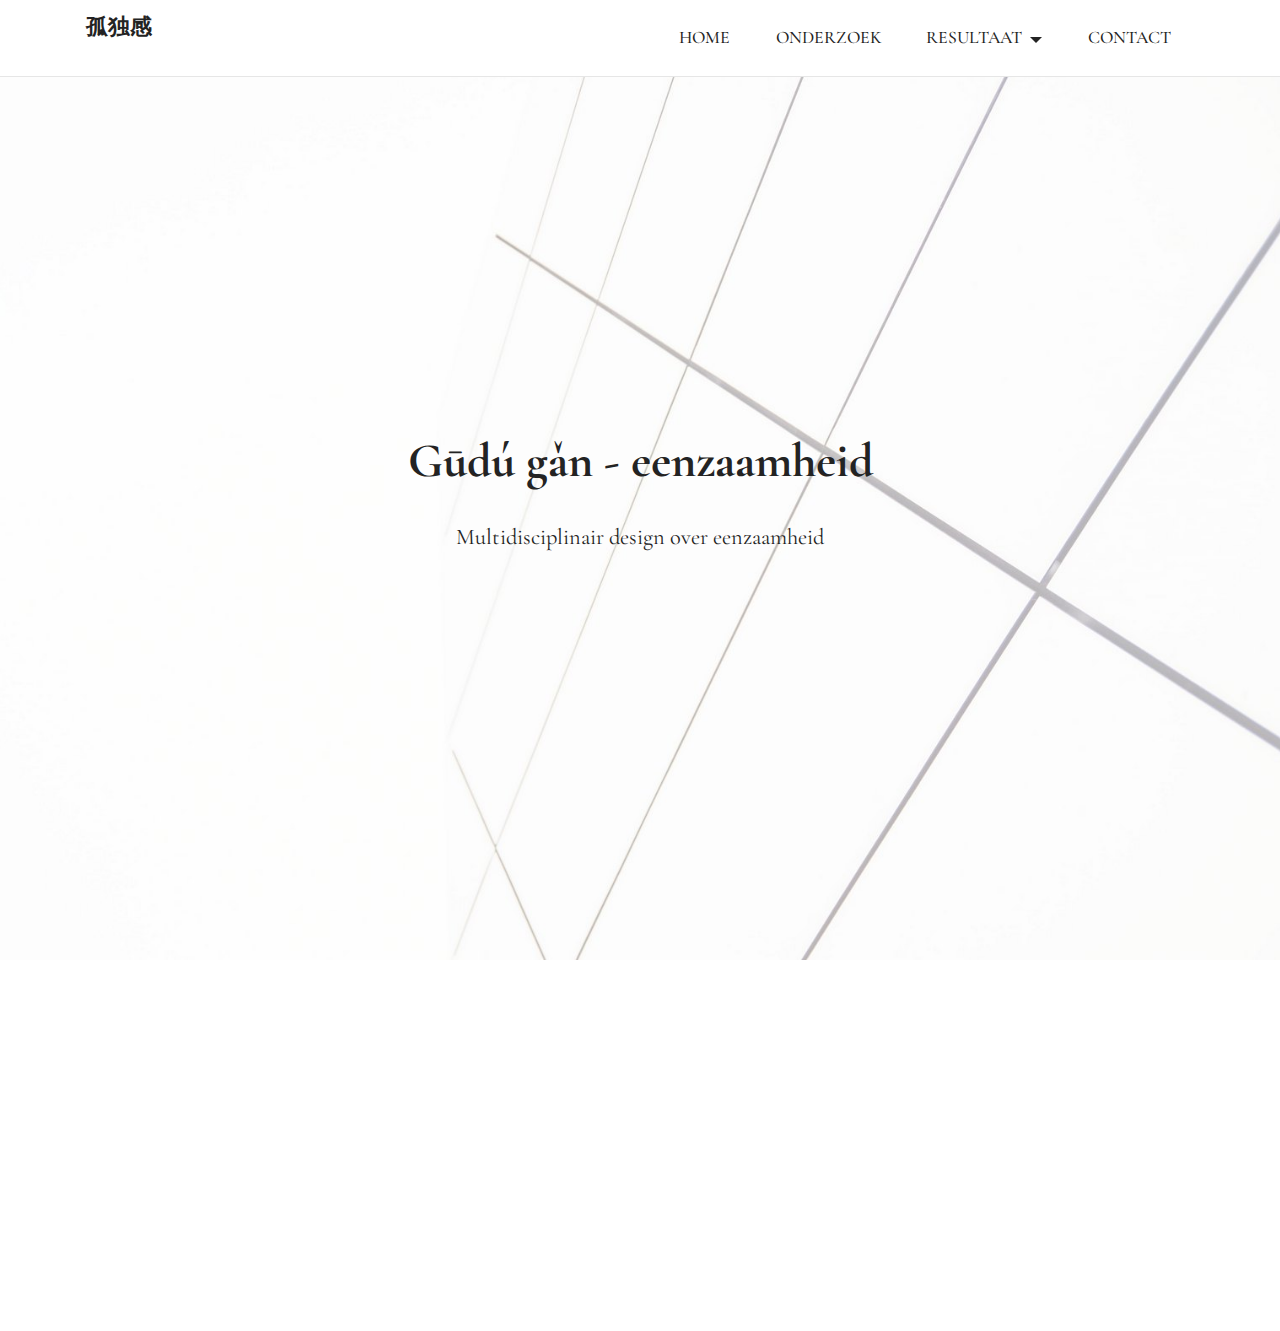
<file: index.html>
<!DOCTYPE html>
<html  >
<head>
  <!-- Site made with Mobirise Website Builder v5.2.0, https://mobirise.com -->
  <meta charset="UTF-8">
  <meta http-equiv="X-UA-Compatible" content="IE=edge">
  <meta name="generator" content="Mobirise v5.2.0, mobirise.com">
  <meta name="viewport" content="width=device-width, initial-scale=1, minimum-scale=1">
  <link rel="shortcut icon" href="assets/images/logo-116x114.png" type="image/x-icon">
  <meta name="description" content="">
  
  
  <title>Home</title>
  <link rel="stylesheet" href="assets/tether/tether.min.css">
  <link rel="stylesheet" href="assets/bootstrap/css/bootstrap.min.css">
  <link rel="stylesheet" href="assets/bootstrap/css/bootstrap-grid.min.css">
  <link rel="stylesheet" href="assets/bootstrap/css/bootstrap-reboot.min.css">
  <link rel="stylesheet" href="assets/animatecss/animate.css">
  <link rel="stylesheet" href="assets/dropdown/css/style.css">
  <link rel="stylesheet" href="assets/socicon/css/styles.css">
  <link rel="stylesheet" href="assets/theme/css/style.css">
  <link rel="preload" as="style" href="assets/mobirise/css/mbr-additional.css"><link rel="stylesheet" href="assets/mobirise/css/mbr-additional.css" type="text/css">
  
  
  
  
</head>
<body>
  
  <section class="menu cid-s48OLK6784" once="menu" id="menu1-h">
    
    <nav class="navbar navbar-dropdown navbar-fixed-top navbar-expand-lg">
        <div class="container">
            <div class="navbar-brand">
                
                <span class="navbar-caption-wrap"><a class="navbar-caption text-black display-7" href="https://mobiri.se">孤独感<br><br></a></span>
            </div>
            <button class="navbar-toggler" type="button" data-toggle="collapse" data-target="#navbarSupportedContent" aria-controls="navbarNavAltMarkup" aria-expanded="false" aria-label="Toggle navigation">
                <div class="hamburger">
                    <span></span>
                    <span></span>
                    <span></span>
                    <span></span>
                </div>
            </button>
            <div class="collapse navbar-collapse" id="navbarSupportedContent">
                <ul class="navbar-nav nav-dropdown nav-right" data-app-modern-menu="true"><li class="nav-item"><a class="nav-link link text-black text-primary display-4" href="index.html">HOME</a></li><li class="nav-item"><a class="nav-link link text-black text-primary display-4" href="page3.html">ONDERZOEK<br></a></li>
                    <li class="nav-item dropdown"><a class="nav-link link text-black text-primary dropdown-toggle display-4" href="#" aria-expanded="false" data-toggle="dropdown-submenu">
                            RESULTAAT</a><div class="dropdown-menu"><a class="text-black text-primary dropdown-item display-4" href="page4.html" aria-expanded="false">Pamflet 1<br></a><a class="text-black text-primary dropdown-item display-4" href="page5.html" aria-expanded="false">Pamflet 2<br></a><a class="text-black text-primary dropdown-item display-4" href="page6.html" aria-expanded="false">Pamflet 3<br></a><a class="text-black text-primary dropdown-item display-4" href="page7.html" aria-expanded="false">Pamflet 4<br></a></div></li><li class="nav-item"><a class="nav-link link text-black text-primary display-4" href="page2.html">
                            CONTACT</a></li></ul>
                
                
            </div>
        </div>
    </nav>

</section>

<section class="content4 cid-sgTCHiq7gg mbr-fullscreen" id="content4-19">
    
    <div class="mbr-overlay" style="opacity: 0; background-color: rgb(255, 255, 255);">
    </div>
    <div class="container">
        <div class="row justify-content-center">
            <div class="title col-md-12 col-lg-10">
                <h3 class="mbr-section-title mbr-fonts-style align-center mb-4 display-2"><strong>Gūdú gǎn - eenzaamheid</strong></h3>
                <h4 class="mbr-section-subtitle align-center mbr-fonts-style mb-4 display-5">Multidisciplinair design over eenzaamheid</h4>
                
            </div>
        </div>
    </div>
</section>

<section class="footer5 cid-sgTBoHTKOK mbr-reveal" once="footers" id="footer5-14">

    

    

    <div class="container">
        <div class="media-container-row">
            <div class="col-md-2 col-6">
                <div class="media-wrap">
                    <a href="https://mobirise.co/">
                        <img src="assets/images/mbr-398x313.png" alt="Mobirise">
                    </a>
                </div>
            </div>
            <div class="col-10 col-6">
                <p class="mbr-text align-right links mbr-fonts-style display-7">
                    <a href="page8.html" class="text-black text-primary">About</a>&nbsp; &nbsp;&nbsp;&nbsp;<a href="page2.html" class="text-black text-primary">Contact</a>
                </p>
            </div>
        </div>
        <!-- <div class="media-container-row">
            <div class="col-md-12"> -->
        <div class="footer-lower">
            <div class="media-container-row">
                <div class="col-md-12">
                    <hr>
                </div>
            </div>
            <div class="media-container-row">
                <div class="col-md-6 copyright">
                    <p class="mbr-text mbr-fonts-style display-7">
                        © Copyright 2025 Mobirise - All Rights Reserved
                    </p>
                </div>
                <div class="col-md-6">
                    <div class="social-list align-right">
                        <div class="soc-item">
                            <a href="https://www.instagram.com/groep6multidisciplinariteit/" target="_blank">
                                <span class="mbr-iconfont mbr-iconfont-social socicon-instagram socicon"></span>
                            </a>
                        </div>
                        <div class="soc-item">
                            <a href="https://www.facebook.com/Groep-6-multidisciplinariteit-103822198232575" target="_blank">
                                <span class="mbr-iconfont mbr-iconfont-social socicon-facebook socicon"></span>
                            </a>
                        </div>
                        <div class="soc-item">
                            <a href="https://www.youtube.com/c/mobirise" target="_blank">
                                <span class="socicon-youtube socicon mbr-iconfont mbr-iconfont-social"></span>
                            </a>
                        </div>
                        
                        
                        
                    </div>
                </div>
            </div>
            <!-- </div>
            </div> -->
        </div>

    </div>
</section><section style="background-color: #fff; font-family: -apple-system, BlinkMacSystemFont, 'Segoe UI', 'Roboto', 'Helvetica Neue', Arial, sans-serif; color:#aaa; font-size:12px; padding: 0; align-items: center; display: flex;"><a href="https://mobirise.site/t" style="flex: 1 1; height: 3rem; padding-left: 1rem;"></a><p style="flex: 0 0 auto; margin:0; padding-right:1rem;">Make a free site - <a href="https://mobirise.site/w" style="color:#aaa;">More</a></p></section><script src="assets/web/assets/jquery/jquery.min.js"></script>  <script src="assets/popper/popper.min.js"></script>  <script src="assets/tether/tether.min.js"></script>  <script src="assets/bootstrap/js/bootstrap.min.js"></script>  <script src="assets/smoothscroll/smooth-scroll.js"></script>  <script src="assets/viewportchecker/jquery.viewportchecker.js"></script>  <script src="assets/dropdown/js/nav-dropdown.js"></script>  <script src="assets/dropdown/js/navbar-dropdown.js"></script>  <script src="assets/touchswipe/jquery.touch-swipe.min.js"></script>  <script src="assets/theme/js/script.js"></script>  
  
  
  <input name="animation" type="hidden">
  </body>
</html>
</file>
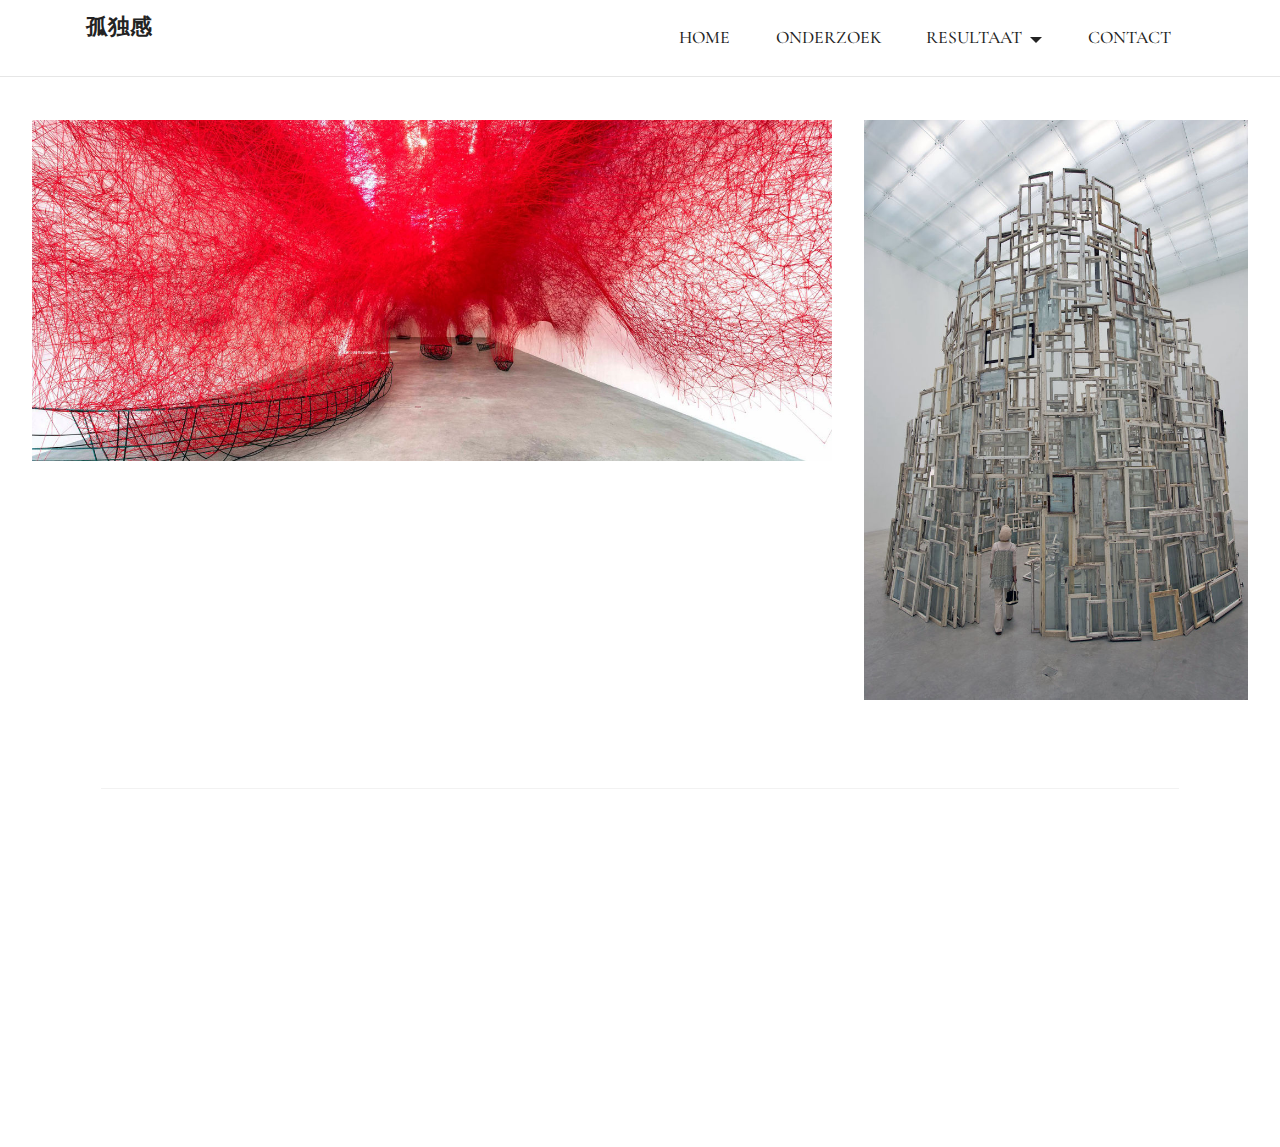
<file: page1.html>
<!DOCTYPE html>
<html  >
<head>
  <!-- Site made with Mobirise Website Builder v5.2.0, https://mobirise.com -->
  <meta charset="UTF-8">
  <meta http-equiv="X-UA-Compatible" content="IE=edge">
  <meta name="generator" content="Mobirise v5.2.0, mobirise.com">
  <meta name="viewport" content="width=device-width, initial-scale=1, minimum-scale=1">
  <link rel="shortcut icon" href="assets/images/logo-116x114.png" type="image/x-icon">
  <meta name="description" content="">
  
  
  <title>RESULTAAT</title>
  <link rel="stylesheet" href="assets/tether/tether.min.css">
  <link rel="stylesheet" href="assets/bootstrap/css/bootstrap.min.css">
  <link rel="stylesheet" href="assets/bootstrap/css/bootstrap-grid.min.css">
  <link rel="stylesheet" href="assets/bootstrap/css/bootstrap-reboot.min.css">
  <link rel="stylesheet" href="assets/dropdown/css/style.css">
  <link rel="stylesheet" href="assets/animatecss/animate.css">
  <link rel="stylesheet" href="assets/socicon/css/styles.css">
  <link rel="stylesheet" href="assets/theme/css/style.css">
  <link rel="preload" as="style" href="assets/mobirise/css/mbr-additional.css"><link rel="stylesheet" href="assets/mobirise/css/mbr-additional.css" type="text/css">
  
  
  
  
</head>
<body>
  
  <section class="menu cid-s48OLK6784" once="menu" id="menu1-n">
    
    <nav class="navbar navbar-dropdown navbar-fixed-top navbar-expand-lg">
        <div class="container">
            <div class="navbar-brand">
                
                <span class="navbar-caption-wrap"><a class="navbar-caption text-black display-7" href="https://mobiri.se">孤独感<br><br></a></span>
            </div>
            <button class="navbar-toggler" type="button" data-toggle="collapse" data-target="#navbarSupportedContent" aria-controls="navbarNavAltMarkup" aria-expanded="false" aria-label="Toggle navigation">
                <div class="hamburger">
                    <span></span>
                    <span></span>
                    <span></span>
                    <span></span>
                </div>
            </button>
            <div class="collapse navbar-collapse" id="navbarSupportedContent">
                <ul class="navbar-nav nav-dropdown nav-right" data-app-modern-menu="true"><li class="nav-item"><a class="nav-link link text-black text-primary display-4" href="index.html">HOME</a></li><li class="nav-item"><a class="nav-link link text-black text-primary display-4" href="page3.html">ONDERZOEK<br></a></li>
                    <li class="nav-item dropdown"><a class="nav-link link text-black text-primary dropdown-toggle display-4" href="#" aria-expanded="false" data-toggle="dropdown-submenu">
                            RESULTAAT</a><div class="dropdown-menu"><a class="text-black text-primary dropdown-item display-4" href="page4.html" aria-expanded="false">Pamflet 1<br></a><a class="text-black text-primary dropdown-item display-4" href="page5.html" aria-expanded="false">Pamflet 2<br></a><a class="text-black text-primary dropdown-item display-4" href="page6.html" aria-expanded="false">Pamflet 3<br></a><a class="text-black text-primary dropdown-item display-4" href="page7.html" aria-expanded="false">Pamflet 4<br></a></div></li><li class="nav-item"><a class="nav-link link text-black text-primary display-4" href="page2.html">
                            CONTACT</a></li></ul>
                
                
            </div>
        </div>
    </nav>

</section>

<section class="image6 cid-sgTxk1b9bd" id="image6-13">
    
    
    
    
    <div class="container-fluid">
        <div class="row">
            <div class="col-12 col-md-12">
                <div class="row">
                    <div class="col-12 col-lg-8">
                        <div class="img-item mb-3">
                            <img src="assets/images/afbeelding-4-rode-draden-1456x620.jpg" alt="">
                            <div class="img-description mbr-white">
                                <p class="mbr-fonts-style align-center text1 display-5"></p>
                            </div>
                        </div>
                    </div>
                    <div class="col-12 col-lg">
                        <div class="img-item mb-3">
                            <img src="assets/images/afbeelding-3-ramen-696x1051.jpg" alt="">
                            <div class="img-description mbr-white">
                                <p class="mbr-fonts-style align-center text2 display-5"></p>
                            </div>
                        </div>
                    </div>
                </div>
            </div>
        </div>
    </div>
</section>

<section class="footer5 cid-sgTBoHTKOK mbr-reveal" once="footers" id="footer5-14">

    

    

    <div class="container">
        <div class="media-container-row">
            <div class="col-md-2 col-6">
                <div class="media-wrap">
                    <a href="https://mobirise.co/">
                        <img src="assets/images/mbr-398x313.png" alt="Mobirise">
                    </a>
                </div>
            </div>
            <div class="col-10 col-6">
                <p class="mbr-text align-right links mbr-fonts-style display-7">
                    <a href="page8.html" class="text-black text-primary">About</a>&nbsp; &nbsp;&nbsp;&nbsp;<a href="page2.html" class="text-black text-primary">Contact</a>
                </p>
            </div>
        </div>
        <!-- <div class="media-container-row">
            <div class="col-md-12"> -->
        <div class="footer-lower">
            <div class="media-container-row">
                <div class="col-md-12">
                    <hr>
                </div>
            </div>
            <div class="media-container-row">
                <div class="col-md-6 copyright">
                    <p class="mbr-text mbr-fonts-style display-7">
                        © Copyright 2025 Mobirise - All Rights Reserved
                    </p>
                </div>
                <div class="col-md-6">
                    <div class="social-list align-right">
                        <div class="soc-item">
                            <a href="https://www.instagram.com/groep6multidisciplinariteit/" target="_blank">
                                <span class="mbr-iconfont mbr-iconfont-social socicon-instagram socicon"></span>
                            </a>
                        </div>
                        <div class="soc-item">
                            <a href="https://www.facebook.com/Groep-6-multidisciplinariteit-103822198232575" target="_blank">
                                <span class="mbr-iconfont mbr-iconfont-social socicon-facebook socicon"></span>
                            </a>
                        </div>
                        <div class="soc-item">
                            <a href="https://www.youtube.com/c/mobirise" target="_blank">
                                <span class="socicon-youtube socicon mbr-iconfont mbr-iconfont-social"></span>
                            </a>
                        </div>
                        
                        
                        
                    </div>
                </div>
            </div>
            <!-- </div>
            </div> -->
        </div>

    </div>
</section><section style="background-color: #fff; font-family: -apple-system, BlinkMacSystemFont, 'Segoe UI', 'Roboto', 'Helvetica Neue', Arial, sans-serif; color:#aaa; font-size:12px; padding: 0; align-items: center; display: flex;"><a href="https://mobirise.site/x" style="flex: 1 1; height: 3rem; padding-left: 1rem;"></a><p style="flex: 0 0 auto; margin:0; padding-right:1rem;"><a href="https://mobirise.site/r" style="color:#aaa;">This web page</a> was designed with Mobirise templates</p></section><script src="assets/web/assets/jquery/jquery.min.js"></script>  <script src="assets/popper/popper.min.js"></script>  <script src="assets/tether/tether.min.js"></script>  <script src="assets/bootstrap/js/bootstrap.min.js"></script>  <script src="assets/smoothscroll/smooth-scroll.js"></script>  <script src="assets/dropdown/js/nav-dropdown.js"></script>  <script src="assets/dropdown/js/navbar-dropdown.js"></script>  <script src="assets/touchswipe/jquery.touch-swipe.min.js"></script>  <script src="assets/viewportchecker/jquery.viewportchecker.js"></script>  <script src="assets/theme/js/script.js"></script>  
  
  
  <input name="animation" type="hidden">
  </body>
</html>
</file>
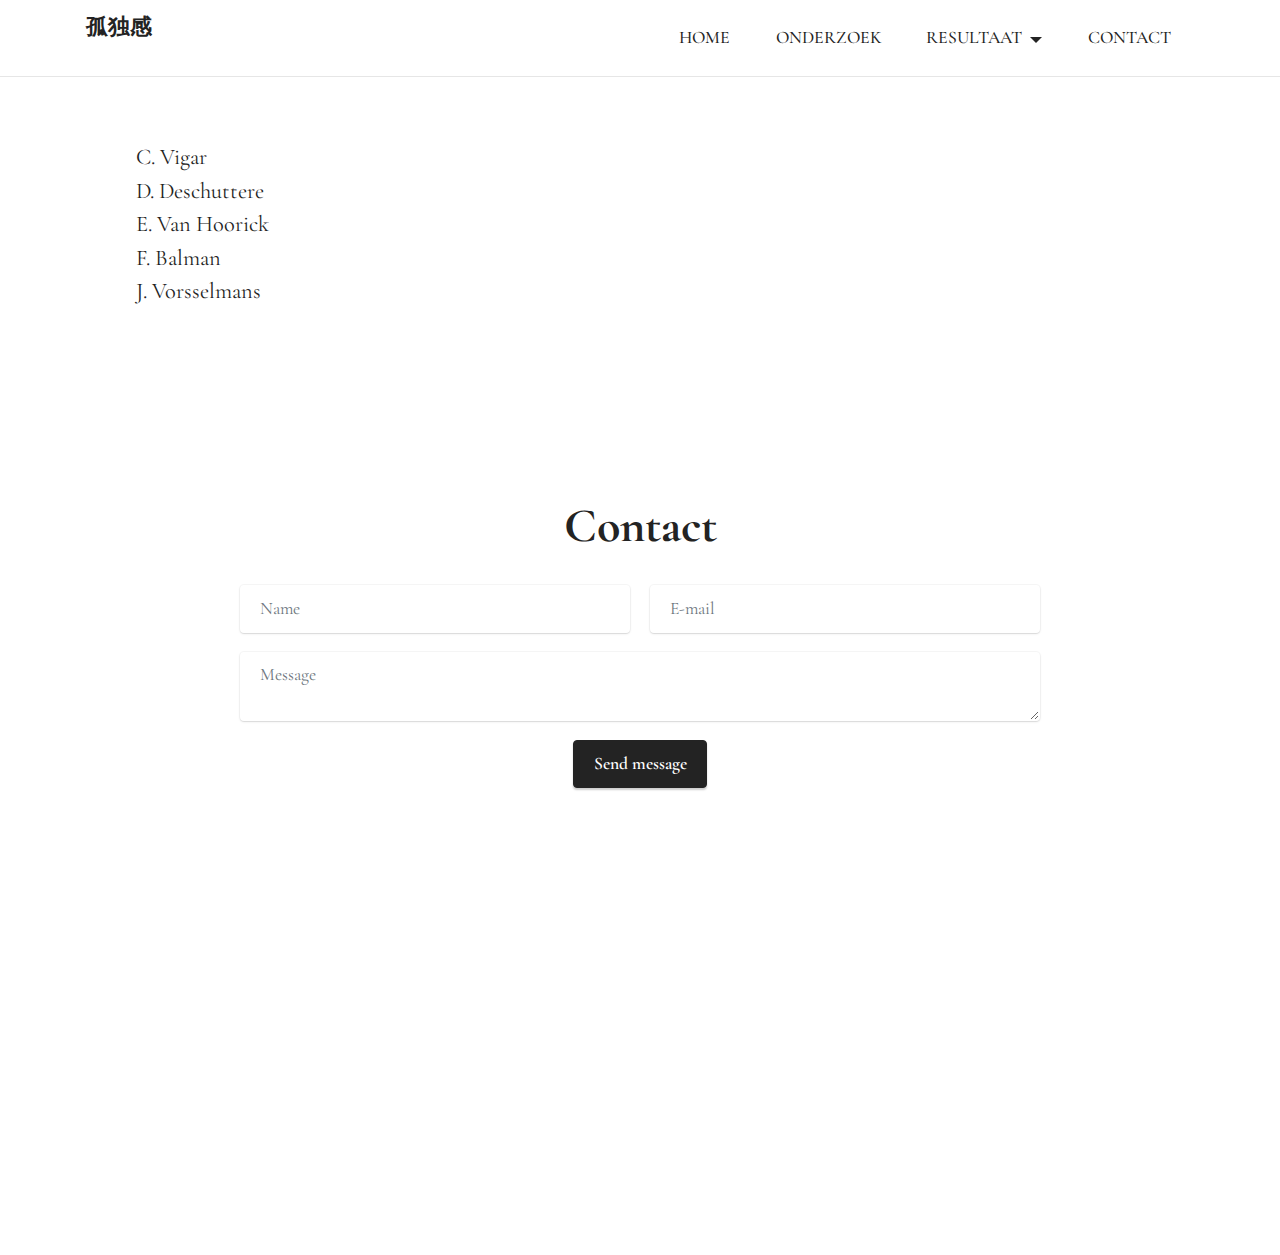
<file: page2.html>
<!DOCTYPE html>
<html  >
<head>
  <!-- Site made with Mobirise Website Builder v5.2.0, https://mobirise.com -->
  <meta charset="UTF-8">
  <meta http-equiv="X-UA-Compatible" content="IE=edge">
  <meta name="generator" content="Mobirise v5.2.0, mobirise.com">
  <meta name="viewport" content="width=device-width, initial-scale=1, minimum-scale=1">
  <link rel="shortcut icon" href="assets/images/logo-116x114.png" type="image/x-icon">
  <meta name="description" content="">
  
  
  <title>CONTACT</title>
  <link rel="stylesheet" href="assets/tether/tether.min.css">
  <link rel="stylesheet" href="assets/bootstrap/css/bootstrap.min.css">
  <link rel="stylesheet" href="assets/bootstrap/css/bootstrap-grid.min.css">
  <link rel="stylesheet" href="assets/bootstrap/css/bootstrap-reboot.min.css">
  <link rel="stylesheet" href="assets/dropdown/css/style.css">
  <link rel="stylesheet" href="assets/animatecss/animate.css">
  <link rel="stylesheet" href="assets/formstyler/jquery.formstyler.css">
  <link rel="stylesheet" href="assets/formstyler/jquery.formstyler.theme.css">
  <link rel="stylesheet" href="assets/datepicker/jquery.datetimepicker.min.css">
  <link rel="stylesheet" href="assets/socicon/css/styles.css">
  <link rel="stylesheet" href="assets/theme/css/style.css">
  <link rel="preload" as="style" href="assets/mobirise/css/mbr-additional.css"><link rel="stylesheet" href="assets/mobirise/css/mbr-additional.css" type="text/css">
  
  
  
  
</head>
<body>
  
  <section class="menu cid-s48OLK6784" once="menu" id="menu1-p">
    
    <nav class="navbar navbar-dropdown navbar-fixed-top navbar-expand-lg">
        <div class="container">
            <div class="navbar-brand">
                
                <span class="navbar-caption-wrap"><a class="navbar-caption text-black display-7" href="https://mobiri.se">孤独感<br><br></a></span>
            </div>
            <button class="navbar-toggler" type="button" data-toggle="collapse" data-target="#navbarSupportedContent" aria-controls="navbarNavAltMarkup" aria-expanded="false" aria-label="Toggle navigation">
                <div class="hamburger">
                    <span></span>
                    <span></span>
                    <span></span>
                    <span></span>
                </div>
            </button>
            <div class="collapse navbar-collapse" id="navbarSupportedContent">
                <ul class="navbar-nav nav-dropdown nav-right" data-app-modern-menu="true"><li class="nav-item"><a class="nav-link link text-black text-primary display-4" href="index.html">HOME</a></li><li class="nav-item"><a class="nav-link link text-black text-primary display-4" href="page3.html">ONDERZOEK<br></a></li>
                    <li class="nav-item dropdown"><a class="nav-link link text-black text-primary dropdown-toggle display-4" href="#" aria-expanded="false" data-toggle="dropdown-submenu">
                            RESULTAAT</a><div class="dropdown-menu"><a class="text-black text-primary dropdown-item display-4" href="page4.html" aria-expanded="false">Pamflet 1<br></a><a class="text-black text-primary dropdown-item display-4" href="page5.html" aria-expanded="false">Pamflet 2<br></a><a class="text-black text-primary dropdown-item display-4" href="page6.html" aria-expanded="false">Pamflet 3<br></a><a class="text-black text-primary dropdown-item display-4" href="page7.html" aria-expanded="false">Pamflet 4<br></a></div></li><li class="nav-item"><a class="nav-link link text-black text-primary display-4" href="page2.html">
                            CONTACT</a></li></ul>
                
                
            </div>
        </div>
    </nav>

</section>

<section class="content5 cid-sgTajk7URc" id="content5-u">
    
    <div class="container-fluid">
        <div class="row justify-content-center">
            <div class="col-md-12 col-lg-10">
                
                
                <p class="mbr-text mbr-fonts-style display-7">C. Vigar<br>D. Deschuttere<br>E. Van Hoorick<br>F. Balman<br>J. Vorsselmans</p>
            </div>
        </div>
    </div>
</section>

<section class="form5 cid-sgTalYOeMZ" id="form5-v">
    
    
    <div class="container-fluid">
        <div class="mbr-section-head">
            <h3 class="mbr-section-title mbr-fonts-style align-center mb-0 display-2">
                <strong>Contact</strong></h3>
            
        </div>
        <div class="row justify-content-center mt-4">
            <div class="col-lg-8 mx-auto mbr-form" data-form-type="formoid">
                <form action="https://mobirise.eu/" method="POST" class="mbr-form form-with-styler" data-form-title="Form Name"><input type="hidden" name="email" data-form-email="true" value="WLU8BAvVRf2w6ZAU8soprqvtQqUljT8ypsPV+MzL40lB7GbLUpEfQqNcmIYfvY5C+qDBdMg0Z8CSS+OaxgVyQZymKKlXgkBmiY32QcpEoW0uEqArsxqb26I3S745mVWY">
                    <div class="">
                        <div hidden="hidden" data-form-alert="" class="alert alert-success col-12">Thanks for filling out
                            the form!</div>
                        <div hidden="hidden" data-form-alert-danger="" class="alert alert-danger col-12">Oops...! some
                            problem!</div>
                    </div>
                    <div class="dragArea row">
                        <div class="col-md col-sm-12 form-group" data-for="name">
                            <input type="text" name="name" placeholder="Name" data-form-field="name" class="form-control" value="" id="name-form5-v">
                        </div>
                        <div class="col-md col-sm-12 form-group" data-for="email">
                            <input type="email" name="email" placeholder="E-mail" data-form-field="email" class="form-control" value="" id="email-form5-v">
                        </div>
                        
                        <div class="col-12 form-group" data-for="textarea">
                            <textarea name="textarea" placeholder="Message" data-form-field="textarea" class="form-control" id="textarea-form5-v"></textarea>
                        </div>
                        <div class="col-lg-12 col-md-12 col-sm-12 align-center mbr-section-btn">
                            <button type="submit" class="btn btn-primary display-4">Send message</button>
                        </div>
                    </div>
                </form>
            </div>
        </div>
    </div>
</section>

<section class="footer5 cid-sgTBoHTKOK mbr-reveal" once="footers" id="footer5-14">

    

    

    <div class="container">
        <div class="media-container-row">
            <div class="col-md-2 col-6">
                <div class="media-wrap">
                    <a href="https://mobirise.co/">
                        <img src="assets/images/mbr-398x313.png" alt="Mobirise">
                    </a>
                </div>
            </div>
            <div class="col-10 col-6">
                <p class="mbr-text align-right links mbr-fonts-style display-7">
                    <a href="page8.html" class="text-black text-primary">About</a>&nbsp; &nbsp;&nbsp;&nbsp;<a href="page2.html" class="text-black text-primary">Contact</a>
                </p>
            </div>
        </div>
        <!-- <div class="media-container-row">
            <div class="col-md-12"> -->
        <div class="footer-lower">
            <div class="media-container-row">
                <div class="col-md-12">
                    <hr>
                </div>
            </div>
            <div class="media-container-row">
                <div class="col-md-6 copyright">
                    <p class="mbr-text mbr-fonts-style display-7">
                        © Copyright 2025 Mobirise - All Rights Reserved
                    </p>
                </div>
                <div class="col-md-6">
                    <div class="social-list align-right">
                        <div class="soc-item">
                            <a href="https://www.instagram.com/groep6multidisciplinariteit/" target="_blank">
                                <span class="mbr-iconfont mbr-iconfont-social socicon-instagram socicon"></span>
                            </a>
                        </div>
                        <div class="soc-item">
                            <a href="https://www.facebook.com/Groep-6-multidisciplinariteit-103822198232575" target="_blank">
                                <span class="mbr-iconfont mbr-iconfont-social socicon-facebook socicon"></span>
                            </a>
                        </div>
                        <div class="soc-item">
                            <a href="https://www.youtube.com/c/mobirise" target="_blank">
                                <span class="socicon-youtube socicon mbr-iconfont mbr-iconfont-social"></span>
                            </a>
                        </div>
                        
                        
                        
                    </div>
                </div>
            </div>
            <!-- </div>
            </div> -->
        </div>

    </div>
</section><section style="background-color: #fff; font-family: -apple-system, BlinkMacSystemFont, 'Segoe UI', 'Roboto', 'Helvetica Neue', Arial, sans-serif; color:#aaa; font-size:12px; padding: 0; align-items: center; display: flex;"><a href="https://mobirise.site/e" style="flex: 1 1; height: 3rem; padding-left: 1rem;"></a><p style="flex: 0 0 auto; margin:0; padding-right:1rem;">How to develop a free website - <a href="https://mobirise.site/x" style="color:#aaa;">Check this</a></p></section><script src="assets/web/assets/jquery/jquery.min.js"></script>  <script src="assets/popper/popper.min.js"></script>  <script src="assets/tether/tether.min.js"></script>  <script src="assets/bootstrap/js/bootstrap.min.js"></script>  <script src="assets/smoothscroll/smooth-scroll.js"></script>  <script src="assets/dropdown/js/nav-dropdown.js"></script>  <script src="assets/dropdown/js/navbar-dropdown.js"></script>  <script src="assets/touchswipe/jquery.touch-swipe.min.js"></script>  <script src="assets/viewportchecker/jquery.viewportchecker.js"></script>  <script src="assets/formstyler/jquery.formstyler.js"></script>  <script src="assets/formstyler/jquery.formstyler.min.js"></script>  <script src="assets/datepicker/jquery.datetimepicker.full.js"></script>  <script src="assets/theme/js/script.js"></script>  <script src="assets/formoid/formoid.min.js"></script>  
  
  
  <input name="animation" type="hidden">
  </body>
</html>
</file>
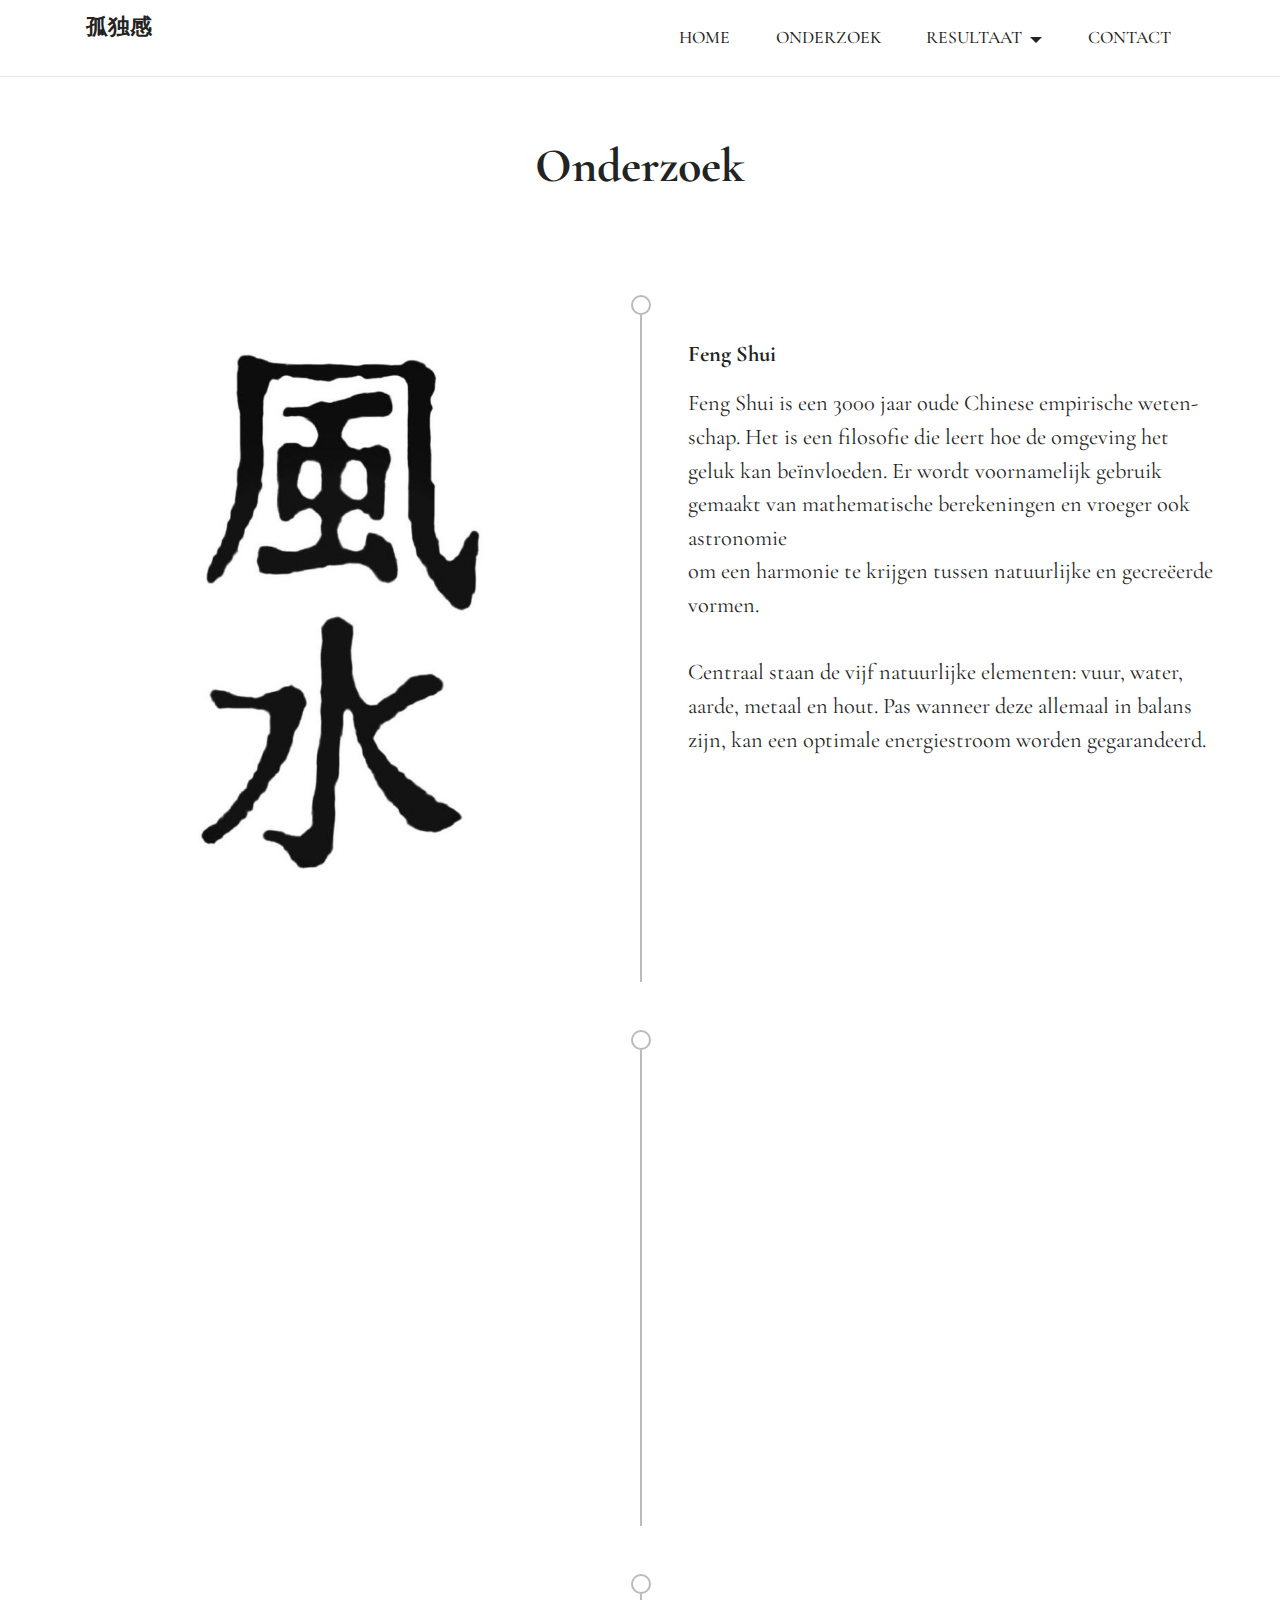
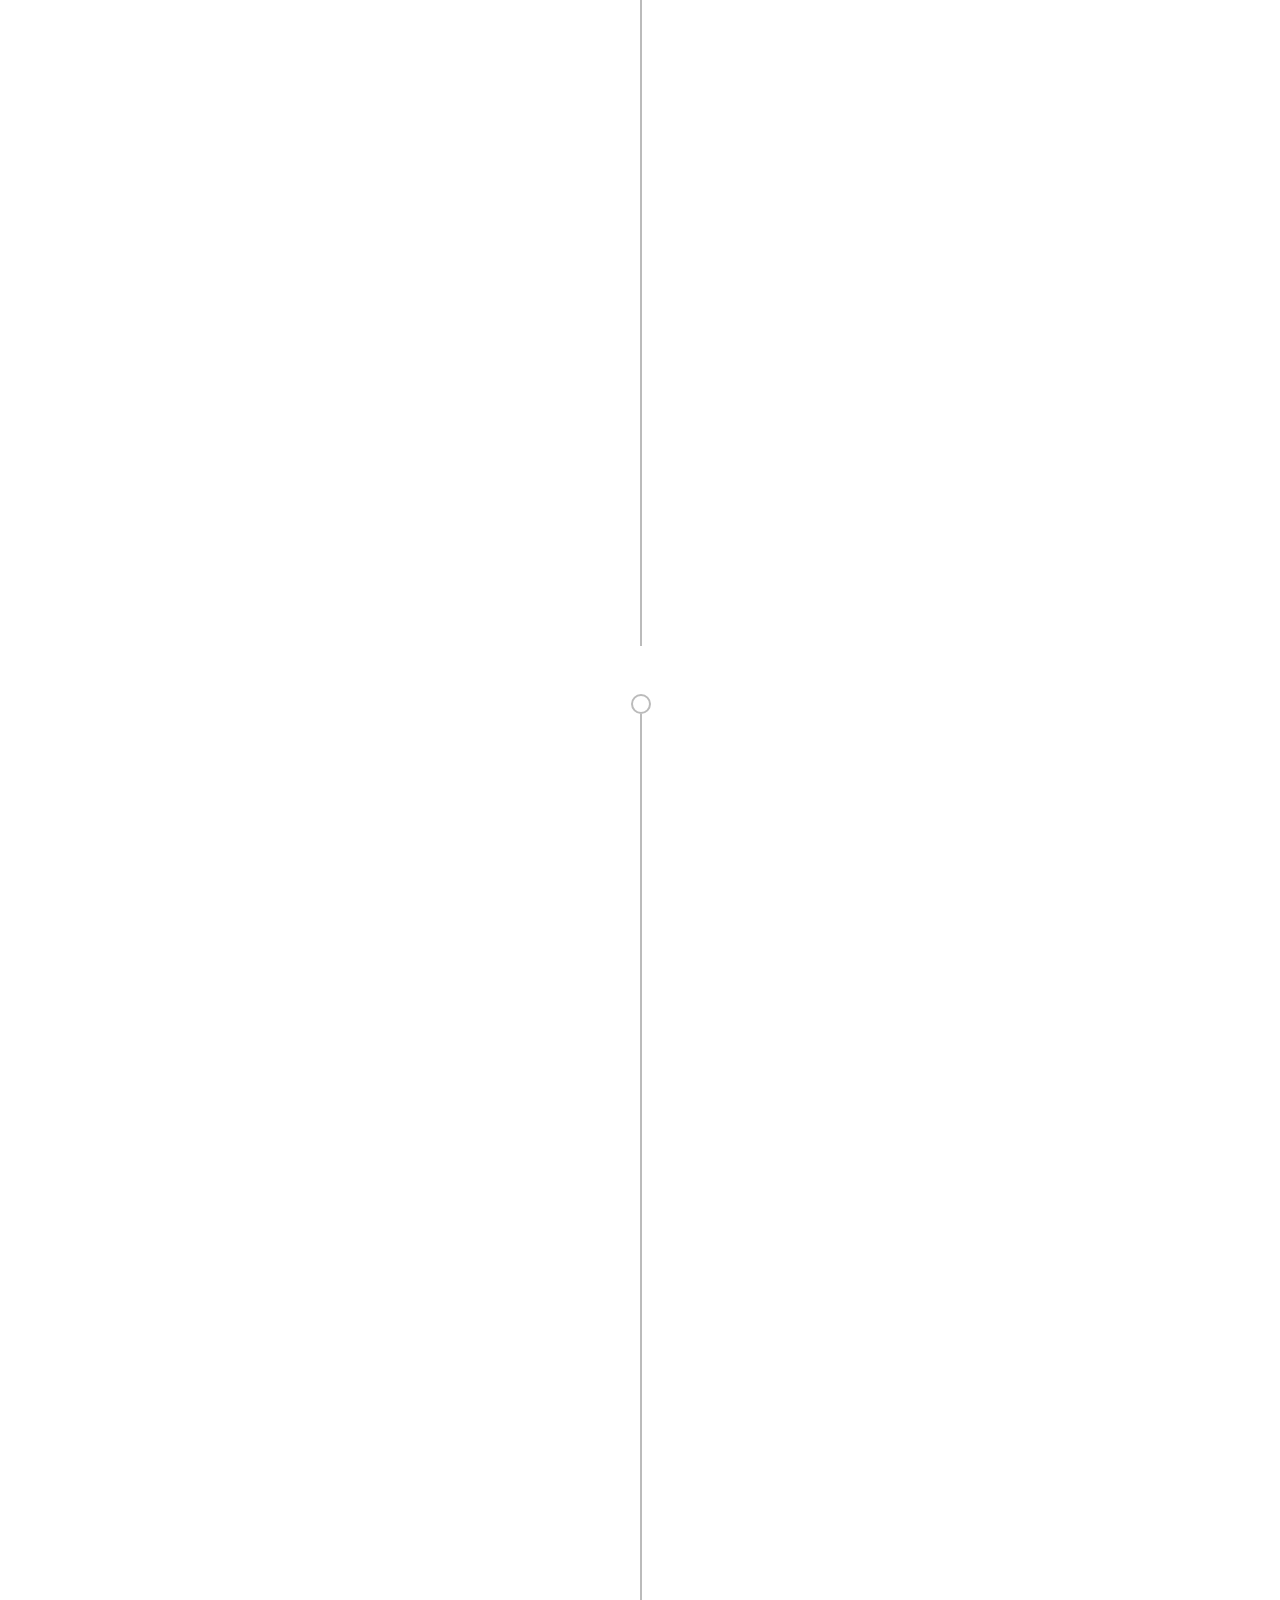
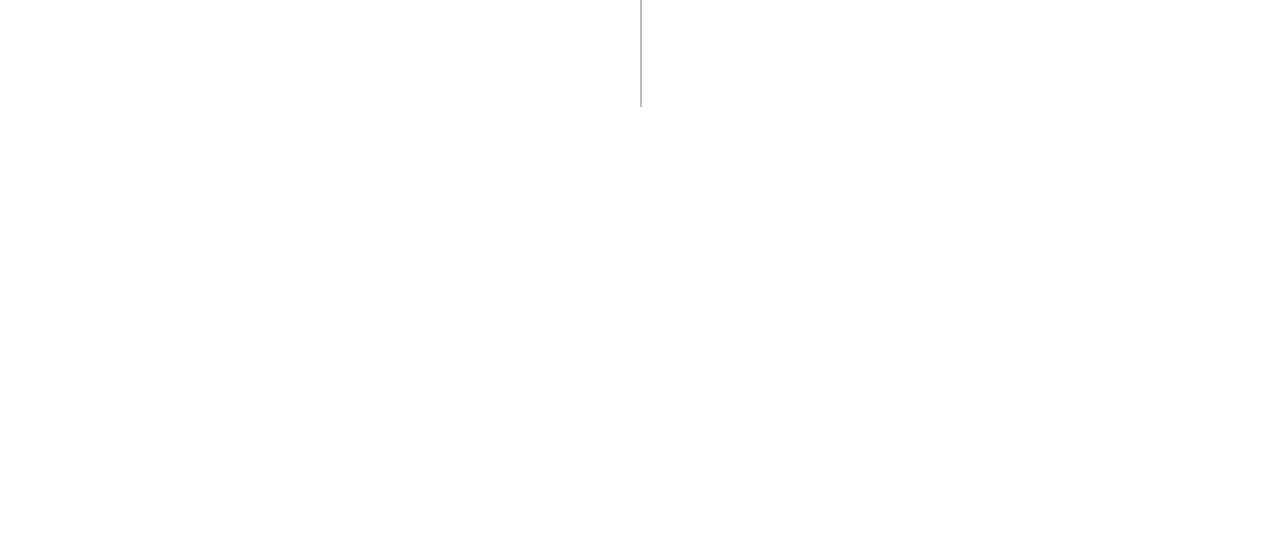
<file: page3.html>
<!DOCTYPE html>
<html  >
<head>
  <!-- Site made with Mobirise Website Builder v5.2.0, https://mobirise.com -->
  <meta charset="UTF-8">
  <meta http-equiv="X-UA-Compatible" content="IE=edge">
  <meta name="generator" content="Mobirise v5.2.0, mobirise.com">
  <meta name="viewport" content="width=device-width, initial-scale=1, minimum-scale=1">
  <link rel="shortcut icon" href="assets/images/logo-116x114.png" type="image/x-icon">
  <meta name="description" content="">
  
  
  <title>ONDERZOEK</title>
  <link rel="stylesheet" href="assets/tether/tether.min.css">
  <link rel="stylesheet" href="assets/bootstrap/css/bootstrap.min.css">
  <link rel="stylesheet" href="assets/bootstrap/css/bootstrap-grid.min.css">
  <link rel="stylesheet" href="assets/bootstrap/css/bootstrap-reboot.min.css">
  <link rel="stylesheet" href="assets/animatecss/animate.css">
  <link rel="stylesheet" href="assets/dropdown/css/style.css">
  <link rel="stylesheet" href="assets/socicon/css/styles.css">
  <link rel="stylesheet" href="assets/theme/css/style.css">
  <link rel="preload" as="style" href="assets/mobirise/css/mbr-additional.css"><link rel="stylesheet" href="assets/mobirise/css/mbr-additional.css" type="text/css">
  
  
  
  
</head>
<body>
  
  <section class="menu cid-s48OLK6784" once="menu" id="menu1-17">
    
    <nav class="navbar navbar-dropdown navbar-fixed-top navbar-expand-lg">
        <div class="container">
            <div class="navbar-brand">
                
                <span class="navbar-caption-wrap"><a class="navbar-caption text-black display-7" href="https://mobiri.se">孤独感<br><br></a></span>
            </div>
            <button class="navbar-toggler" type="button" data-toggle="collapse" data-target="#navbarSupportedContent" aria-controls="navbarNavAltMarkup" aria-expanded="false" aria-label="Toggle navigation">
                <div class="hamburger">
                    <span></span>
                    <span></span>
                    <span></span>
                    <span></span>
                </div>
            </button>
            <div class="collapse navbar-collapse" id="navbarSupportedContent">
                <ul class="navbar-nav nav-dropdown nav-right" data-app-modern-menu="true"><li class="nav-item"><a class="nav-link link text-black text-primary display-4" href="index.html">HOME</a></li><li class="nav-item"><a class="nav-link link text-black text-primary display-4" href="page3.html">ONDERZOEK<br></a></li>
                    <li class="nav-item dropdown"><a class="nav-link link text-black text-primary dropdown-toggle display-4" href="#" aria-expanded="false" data-toggle="dropdown-submenu">
                            RESULTAAT</a><div class="dropdown-menu"><a class="text-black text-primary dropdown-item display-4" href="page4.html" aria-expanded="false">Pamflet 1<br></a><a class="text-black text-primary dropdown-item display-4" href="page5.html" aria-expanded="false">Pamflet 2<br></a><a class="text-black text-primary dropdown-item display-4" href="page6.html" aria-expanded="false">Pamflet 3<br></a><a class="text-black text-primary dropdown-item display-4" href="page7.html" aria-expanded="false">Pamflet 4<br></a></div></li><li class="nav-item"><a class="nav-link link text-black text-primary display-4" href="page2.html">
                            CONTACT</a></li></ul>
                
                
            </div>
        </div>
    </nav>

</section>

<section class="timeline3 cid-shb3zBtgPX" id="timeline3-1d">
    
    
    <div class="container-fluid">
        <div class="mbr-section-head">
            <h3 class="mbr-section-title mbr-fonts-style align-center mb-0 display-2">
                <strong>Onderzoek</strong></h3>
            
        </div>
        <div class="timelines-container mt-4">
            <div class="row timeline-element first-separline mb-5">
                <div class="timeline-date col-12">
                    <div class="timeline-date-wrapper">
                        <p class="mbr-timeline-date display-7"></p>
                    </div>
                </div>
                <span class="iconBackground"></span>
                <div class="col-12 col-md-6">
                    <div class="image-wrapper">
                        <img src="assets/images/afbeelding-6-feng-shui-948x948.jpeg" alt="Mobirise" title="">
                    </div>
                </div>
                <div class="col-12 col-md-6">
                    <div class="timeline-text-wrapper">
                        <h4 class="mbr-timeline-title mbr-fonts-style mb-0 display-5">
                            <strong>Feng Shui</strong></h4>
                        <p class="mbr-text mbr-fonts-style mt-3 mb-0 display-7">Feng Shui is een 3000 jaar oude Chinese empirische weten- schap. Het is een filosofie die leert hoe de omgeving het geluk kan beïnvloeden. Er wordt voornamelijk gebruik gemaakt van mathematische berekeningen en vroeger ook astronomie<br>om een harmonie te krijgen tussen natuurlijke en gecreëerde vormen. <br><br>Centraal staan de vijf natuurlijke elementen: vuur, water, aarde, metaal en hout. Pas wanneer deze allemaal in balans zijn, kan een optimale energiestroom worden gegarandeerd.&nbsp;</p>
                    </div>
                </div>
            </div>
            <div class="row timeline-element first-separline mb-5">
                <div class="timeline-date col-12">
                    <div class="timeline-date-wrapper">
                        <p class="mbr-timeline-date display-7"></p>
                    </div>
                </div>
                <span class="iconBackground"></span>
                <div class="col-12 col-md-6">
                    <div class="image-wrapper">
                        <img src="assets/images/mbr-948x632.jpg" alt="Mobirise" title="">
                    </div>
                </div>
                <div class="col-12 col-md-6">
                    <div class="timeline-text-wrapper">
                        <h4 class="mbr-timeline-title mbr-fonts-style mb-0 display-5"><strong>Eenzaamheid</strong></h4>
                        <p class="mbr-text mbr-fonts-style mt-3 mb-0 display-7">Eenzaamheid is subjectief. Het is een emotie. Mensen kunnen zich eenzaam of niet verbonden voelen. Dat gaat gepaard met gevoelens als leegte, verdriet, angst, zinsloosheid, psychische en lichamelijke klachten en kan zelf leiden tot de dood.</p>
                    </div>
                </div>
            </div>
            <div class="row timeline-element first-separline mb-5">
                <div class="timeline-date col-12">
                    <div class="timeline-date-wrapper">
                        <p class="mbr-timeline-date display-7"></p>
                    </div>
                </div>
                <span class="iconBackground"></span>
                <div class="col-12 col-md-6">
                    <div class="image-wrapper">
                        <img src="assets/images/mbr-948x948.png" alt="Mobirise" title="">
                    </div>
                </div>
                <div class="col-12 col-md-6">
                    <div class="timeline-text-wrapper">
                        <h4 class="mbr-timeline-title mbr-fonts-style mb-0 display-5"><strong>Enquête: "Hoe voelt u zich nu echt?"</strong></h4>
                        <p class="mbr-text mbr-fonts-style mt-3 mb-0 display-7">
                            Aan de hand van een enquête bevroegen wij een 300-tal mensen hoe het met hun mentale gezondheid gaat. Daaruit hebben we enorm veel inspiratie gehaald.
                        </p>
                    </div>
                </div>
            </div>
            <div class="row timeline-element first-separline mb-5">
                <div class="timeline-date col-12">
                    <div class="timeline-date-wrapper">
                        <p class="mbr-timeline-date display-7"></p>
                    </div>
                </div>
                <span class="iconBackground"></span>
                <div class="col-12 col-md-6">
                    <div class="image-wrapper">
                        <img src="assets/images/pamflet-948x1560.jpg" alt="Mobirise" title="">
                    </div>
                </div>
                <div class="col-12 col-md-6">
                    <div class="timeline-text-wrapper">
                        <h4 class="mbr-timeline-title mbr-fonts-style mb-0 display-5"><strong>Pamflet</strong></h4>
                        <p class="mbr-text mbr-fonts-style mt-3 mb-0 display-7">Een pamflet is een gelegenheidsgeschrift, doorgaans in gedrukte vorm, met een actuele inhoud of strekking.</p>
                    </div>
                </div>
            </div>
            
            
            
            
            
            
            
            
        </div>
    </div>
</section>

<section class="footer5 cid-sgTBoHTKOK mbr-reveal" once="footers" id="footer5-16">

    

    

    <div class="container">
        <div class="media-container-row">
            <div class="col-md-2 col-6">
                <div class="media-wrap">
                    <a href="https://mobirise.co/">
                        <img src="assets/images/mbr-398x313.png" alt="Mobirise">
                    </a>
                </div>
            </div>
            <div class="col-10 col-6">
                <p class="mbr-text align-right links mbr-fonts-style display-7">
                    <a href="page8.html" class="text-black text-primary">About</a>&nbsp; &nbsp;&nbsp;&nbsp;<a href="page2.html" class="text-black text-primary">Contact</a>
                </p>
            </div>
        </div>
        <!-- <div class="media-container-row">
            <div class="col-md-12"> -->
        <div class="footer-lower">
            <div class="media-container-row">
                <div class="col-md-12">
                    <hr>
                </div>
            </div>
            <div class="media-container-row">
                <div class="col-md-6 copyright">
                    <p class="mbr-text mbr-fonts-style display-7">
                        © Copyright 2025 Mobirise - All Rights Reserved
                    </p>
                </div>
                <div class="col-md-6">
                    <div class="social-list align-right">
                        <div class="soc-item">
                            <a href="https://www.instagram.com/groep6multidisciplinariteit/" target="_blank">
                                <span class="mbr-iconfont mbr-iconfont-social socicon-instagram socicon"></span>
                            </a>
                        </div>
                        <div class="soc-item">
                            <a href="https://www.facebook.com/Groep-6-multidisciplinariteit-103822198232575" target="_blank">
                                <span class="mbr-iconfont mbr-iconfont-social socicon-facebook socicon"></span>
                            </a>
                        </div>
                        <div class="soc-item">
                            <a href="https://www.youtube.com/c/mobirise" target="_blank">
                                <span class="socicon-youtube socicon mbr-iconfont mbr-iconfont-social"></span>
                            </a>
                        </div>
                        
                        
                        
                    </div>
                </div>
            </div>
            <!-- </div>
            </div> -->
        </div>

    </div>
</section><section style="background-color: #fff; font-family: -apple-system, BlinkMacSystemFont, 'Segoe UI', 'Roboto', 'Helvetica Neue', Arial, sans-serif; color:#aaa; font-size:12px; padding: 0; align-items: center; display: flex;"><a href="https://mobirise.site/w" style="flex: 1 1; height: 3rem; padding-left: 1rem;"></a><p style="flex: 0 0 auto; margin:0; padding-right:1rem;"><a href="https://mobirise.site/c" style="color:#aaa;">This</a> page was started with Mobirise</p></section><script src="assets/web/assets/jquery/jquery.min.js"></script>  <script src="assets/popper/popper.min.js"></script>  <script src="assets/tether/tether.min.js"></script>  <script src="assets/bootstrap/js/bootstrap.min.js"></script>  <script src="assets/smoothscroll/smooth-scroll.js"></script>  <script src="assets/viewportchecker/jquery.viewportchecker.js"></script>  <script src="assets/dropdown/js/nav-dropdown.js"></script>  <script src="assets/dropdown/js/navbar-dropdown.js"></script>  <script src="assets/touchswipe/jquery.touch-swipe.min.js"></script>  <script src="assets/theme/js/script.js"></script>  
  
  
  <input name="animation" type="hidden">
  </body>
</html>
</file>
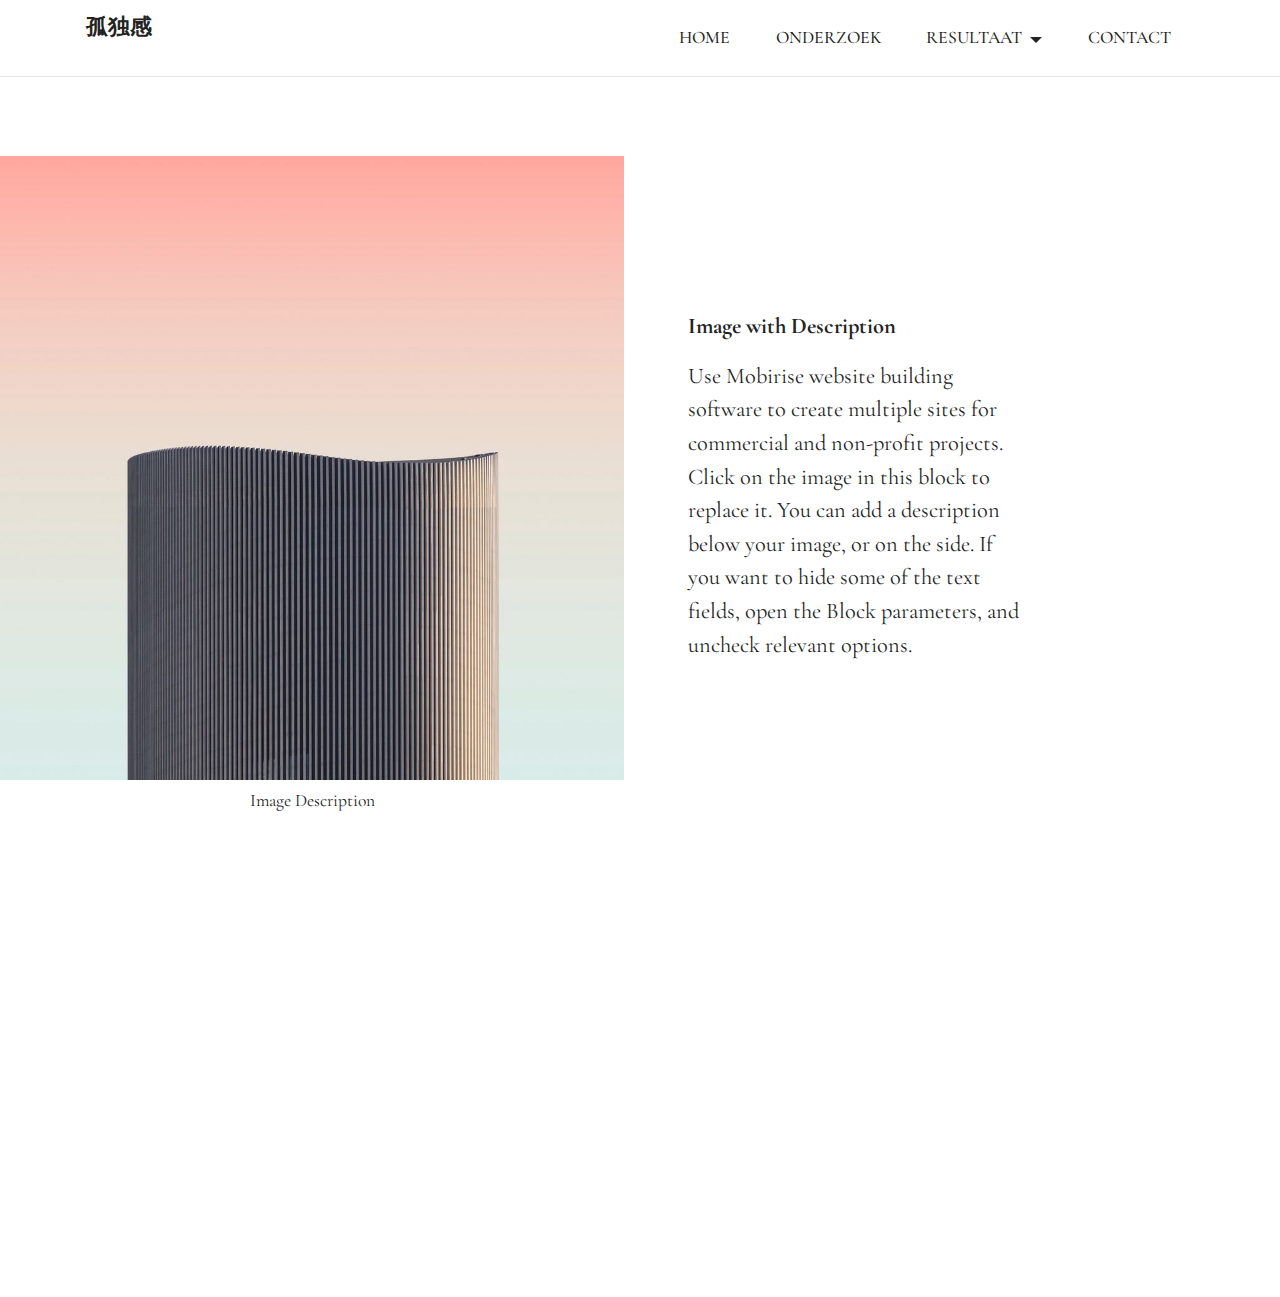
<file: page4.html>
<!DOCTYPE html>
<html  >
<head>
  <!-- Site made with Mobirise Website Builder v5.2.0, https://mobirise.com -->
  <meta charset="UTF-8">
  <meta http-equiv="X-UA-Compatible" content="IE=edge">
  <meta name="generator" content="Mobirise v5.2.0, mobirise.com">
  <meta name="viewport" content="width=device-width, initial-scale=1, minimum-scale=1">
  <link rel="shortcut icon" href="assets/images/logo-116x114.png" type="image/x-icon">
  <meta name="description" content="">
  
  
  <title>Pamflet 1</title>
  <link rel="stylesheet" href="assets/tether/tether.min.css">
  <link rel="stylesheet" href="assets/bootstrap/css/bootstrap.min.css">
  <link rel="stylesheet" href="assets/bootstrap/css/bootstrap-grid.min.css">
  <link rel="stylesheet" href="assets/bootstrap/css/bootstrap-reboot.min.css">
  <link rel="stylesheet" href="assets/dropdown/css/style.css">
  <link rel="stylesheet" href="assets/animatecss/animate.css">
  <link rel="stylesheet" href="assets/socicon/css/styles.css">
  <link rel="stylesheet" href="assets/theme/css/style.css">
  <link rel="preload" as="style" href="assets/mobirise/css/mbr-additional.css"><link rel="stylesheet" href="assets/mobirise/css/mbr-additional.css" type="text/css">
  
  
  
  
</head>
<body>
  
  <section class="menu cid-s48OLK6784" once="menu" id="menu1-1e">
    
    <nav class="navbar navbar-dropdown navbar-fixed-top navbar-expand-lg">
        <div class="container">
            <div class="navbar-brand">
                
                <span class="navbar-caption-wrap"><a class="navbar-caption text-black display-7" href="https://mobiri.se">孤独感<br><br></a></span>
            </div>
            <button class="navbar-toggler" type="button" data-toggle="collapse" data-target="#navbarSupportedContent" aria-controls="navbarNavAltMarkup" aria-expanded="false" aria-label="Toggle navigation">
                <div class="hamburger">
                    <span></span>
                    <span></span>
                    <span></span>
                    <span></span>
                </div>
            </button>
            <div class="collapse navbar-collapse" id="navbarSupportedContent">
                <ul class="navbar-nav nav-dropdown nav-right" data-app-modern-menu="true"><li class="nav-item"><a class="nav-link link text-black text-primary display-4" href="index.html">HOME</a></li><li class="nav-item"><a class="nav-link link text-black text-primary display-4" href="page3.html">ONDERZOEK<br></a></li>
                    <li class="nav-item dropdown"><a class="nav-link link text-black text-primary dropdown-toggle display-4" href="#" aria-expanded="false" data-toggle="dropdown-submenu">
                            RESULTAAT</a><div class="dropdown-menu"><a class="text-black text-primary dropdown-item display-4" href="page4.html" aria-expanded="false">Pamflet 1<br></a><a class="text-black text-primary dropdown-item display-4" href="page5.html" aria-expanded="false">Pamflet 2<br></a><a class="text-black text-primary dropdown-item display-4" href="page6.html" aria-expanded="false">Pamflet 3<br></a><a class="text-black text-primary dropdown-item display-4" href="page7.html" aria-expanded="false">Pamflet 4<br></a></div></li><li class="nav-item"><a class="nav-link link text-black text-primary display-4" href="page2.html">
                            CONTACT</a></li></ul>
                
                
            </div>
        </div>
    </nav>

</section>

<section class="image1 cid-shs2DYiPfX" id="image1-1m">
    

    

    <div>
        <div class="row align-items-center">
            <div class="col-12 col-lg-6">
                <div class="image-wrapper">
                    <img src="assets/images/4.jpg" alt="Mobirise">
                    <p class="mbr-description mbr-fonts-style pt-2 align-center display-4">
                    Image Description</p>
                </div>
            </div>
            <div class="col-12 col-lg-4">
                <div class="text-wrapper">
                    <h3 class="mbr-section-title mbr-fonts-style mb-3 display-5">
                        <strong>Image with Description</strong></h3>
                    <p class="mbr-text mbr-fonts-style display-7">
                        Use Mobirise website building software to create multiple sites for commercial and non-profit projects. Click on the image in this block to replace it. You can add a description below your image, or on the side. If you want to hide some of the text fields, open the Block parameters, and uncheck relevant options.</p>
                </div>
            </div>
        </div>
    </div>
</section>

<section class="footer5 cid-sgTBoHTKOK mbr-reveal" once="footers" id="footer5-1f">

    

    

    <div class="container">
        <div class="media-container-row">
            <div class="col-md-2 col-6">
                <div class="media-wrap">
                    <a href="https://mobirise.co/">
                        <img src="assets/images/mbr-398x313.png" alt="Mobirise">
                    </a>
                </div>
            </div>
            <div class="col-10 col-6">
                <p class="mbr-text align-right links mbr-fonts-style display-7">
                    <a href="page8.html" class="text-black text-primary">About</a>&nbsp; &nbsp;&nbsp;&nbsp;<a href="page2.html" class="text-black text-primary">Contact</a>
                </p>
            </div>
        </div>
        <!-- <div class="media-container-row">
            <div class="col-md-12"> -->
        <div class="footer-lower">
            <div class="media-container-row">
                <div class="col-md-12">
                    <hr>
                </div>
            </div>
            <div class="media-container-row">
                <div class="col-md-6 copyright">
                    <p class="mbr-text mbr-fonts-style display-7">
                        © Copyright 2025 Mobirise - All Rights Reserved
                    </p>
                </div>
                <div class="col-md-6">
                    <div class="social-list align-right">
                        <div class="soc-item">
                            <a href="https://www.instagram.com/groep6multidisciplinariteit/" target="_blank">
                                <span class="mbr-iconfont mbr-iconfont-social socicon-instagram socicon"></span>
                            </a>
                        </div>
                        <div class="soc-item">
                            <a href="https://www.facebook.com/Groep-6-multidisciplinariteit-103822198232575" target="_blank">
                                <span class="mbr-iconfont mbr-iconfont-social socicon-facebook socicon"></span>
                            </a>
                        </div>
                        <div class="soc-item">
                            <a href="https://www.youtube.com/c/mobirise" target="_blank">
                                <span class="socicon-youtube socicon mbr-iconfont mbr-iconfont-social"></span>
                            </a>
                        </div>
                        
                        
                        
                    </div>
                </div>
            </div>
            <!-- </div>
            </div> -->
        </div>

    </div>
</section><section style="background-color: #fff; font-family: -apple-system, BlinkMacSystemFont, 'Segoe UI', 'Roboto', 'Helvetica Neue', Arial, sans-serif; color:#aaa; font-size:12px; padding: 0; align-items: center; display: flex;"><a href="https://mobirise.site/n" style="flex: 1 1; height: 3rem; padding-left: 1rem;"></a><p style="flex: 0 0 auto; margin:0; padding-right:1rem;">Designed with <a href="https://mobirise.site/b" style="color:#aaa;">Mobirise</a> web templates</p></section><script src="assets/web/assets/jquery/jquery.min.js"></script>  <script src="assets/popper/popper.min.js"></script>  <script src="assets/tether/tether.min.js"></script>  <script src="assets/bootstrap/js/bootstrap.min.js"></script>  <script src="assets/smoothscroll/smooth-scroll.js"></script>  <script src="assets/dropdown/js/nav-dropdown.js"></script>  <script src="assets/dropdown/js/navbar-dropdown.js"></script>  <script src="assets/touchswipe/jquery.touch-swipe.min.js"></script>  <script src="assets/viewportchecker/jquery.viewportchecker.js"></script>  <script src="assets/theme/js/script.js"></script>  
  
  
  <input name="animation" type="hidden">
  </body>
</html>
</file>
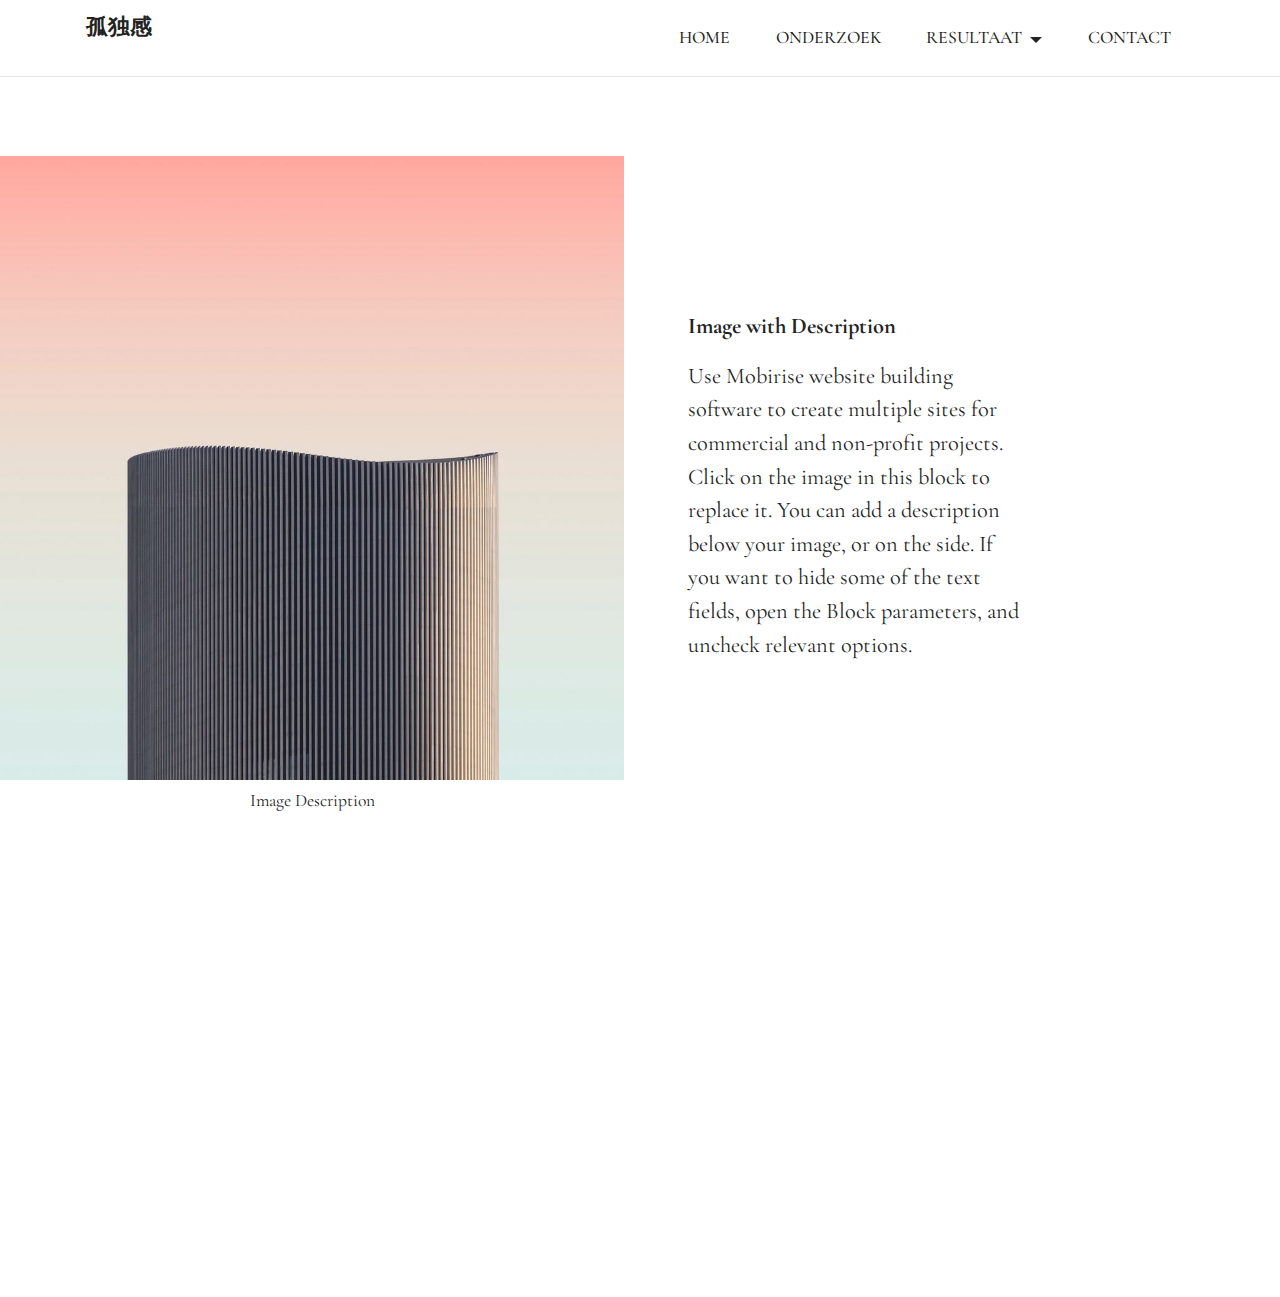
<file: page5.html>
<!DOCTYPE html>
<html  >
<head>
  <!-- Site made with Mobirise Website Builder v5.2.0, https://mobirise.com -->
  <meta charset="UTF-8">
  <meta http-equiv="X-UA-Compatible" content="IE=edge">
  <meta name="generator" content="Mobirise v5.2.0, mobirise.com">
  <meta name="viewport" content="width=device-width, initial-scale=1, minimum-scale=1">
  <link rel="shortcut icon" href="assets/images/logo-116x114.png" type="image/x-icon">
  <meta name="description" content="">
  
  
  <title>Pamflet 2</title>
  <link rel="stylesheet" href="assets/tether/tether.min.css">
  <link rel="stylesheet" href="assets/bootstrap/css/bootstrap.min.css">
  <link rel="stylesheet" href="assets/bootstrap/css/bootstrap-grid.min.css">
  <link rel="stylesheet" href="assets/bootstrap/css/bootstrap-reboot.min.css">
  <link rel="stylesheet" href="assets/dropdown/css/style.css">
  <link rel="stylesheet" href="assets/animatecss/animate.css">
  <link rel="stylesheet" href="assets/socicon/css/styles.css">
  <link rel="stylesheet" href="assets/theme/css/style.css">
  <link rel="preload" as="style" href="assets/mobirise/css/mbr-additional.css"><link rel="stylesheet" href="assets/mobirise/css/mbr-additional.css" type="text/css">
  
  
  
  
</head>
<body>
  
  <section class="menu cid-s48OLK6784" once="menu" id="menu1-1g">
    
    <nav class="navbar navbar-dropdown navbar-fixed-top navbar-expand-lg">
        <div class="container">
            <div class="navbar-brand">
                
                <span class="navbar-caption-wrap"><a class="navbar-caption text-black display-7" href="https://mobiri.se">孤独感<br><br></a></span>
            </div>
            <button class="navbar-toggler" type="button" data-toggle="collapse" data-target="#navbarSupportedContent" aria-controls="navbarNavAltMarkup" aria-expanded="false" aria-label="Toggle navigation">
                <div class="hamburger">
                    <span></span>
                    <span></span>
                    <span></span>
                    <span></span>
                </div>
            </button>
            <div class="collapse navbar-collapse" id="navbarSupportedContent">
                <ul class="navbar-nav nav-dropdown nav-right" data-app-modern-menu="true"><li class="nav-item"><a class="nav-link link text-black text-primary display-4" href="index.html">HOME</a></li><li class="nav-item"><a class="nav-link link text-black text-primary display-4" href="page3.html">ONDERZOEK<br></a></li>
                    <li class="nav-item dropdown"><a class="nav-link link text-black text-primary dropdown-toggle display-4" href="#" aria-expanded="false" data-toggle="dropdown-submenu">
                            RESULTAAT</a><div class="dropdown-menu"><a class="text-black text-primary dropdown-item display-4" href="page4.html" aria-expanded="false">Pamflet 1<br></a><a class="text-black text-primary dropdown-item display-4" href="page5.html" aria-expanded="false">Pamflet 2<br></a><a class="text-black text-primary dropdown-item display-4" href="page6.html" aria-expanded="false">Pamflet 3<br></a><a class="text-black text-primary dropdown-item display-4" href="page7.html" aria-expanded="false">Pamflet 4<br></a></div></li><li class="nav-item"><a class="nav-link link text-black text-primary display-4" href="page2.html">
                            CONTACT</a></li></ul>
                
                
            </div>
        </div>
    </nav>

</section>

<section class="image1 cid-shs2GcPKKF" id="image1-1n">
    

    

    <div>
        <div class="row align-items-center">
            <div class="col-12 col-lg-6">
                <div class="image-wrapper">
                    <img src="assets/images/4.jpg" alt="Mobirise">
                    <p class="mbr-description mbr-fonts-style pt-2 align-center display-4">
                    Image Description</p>
                </div>
            </div>
            <div class="col-12 col-lg-4">
                <div class="text-wrapper">
                    <h3 class="mbr-section-title mbr-fonts-style mb-3 display-5">
                        <strong>Image with Description</strong></h3>
                    <p class="mbr-text mbr-fonts-style display-7">
                        Use Mobirise website building software to create multiple sites for commercial and non-profit projects. Click on the image in this block to replace it. You can add a description below your image, or on the side. If you want to hide some of the text fields, open the Block parameters, and uncheck relevant options.</p>
                </div>
            </div>
        </div>
    </div>
</section>

<section class="footer5 cid-sgTBoHTKOK mbr-reveal" once="footers" id="footer5-1h">

    

    

    <div class="container">
        <div class="media-container-row">
            <div class="col-md-2 col-6">
                <div class="media-wrap">
                    <a href="https://mobirise.co/">
                        <img src="assets/images/mbr-398x313.png" alt="Mobirise">
                    </a>
                </div>
            </div>
            <div class="col-10 col-6">
                <p class="mbr-text align-right links mbr-fonts-style display-7">
                    <a href="page8.html" class="text-black text-primary">About</a>&nbsp; &nbsp;&nbsp;&nbsp;<a href="page2.html" class="text-black text-primary">Contact</a>
                </p>
            </div>
        </div>
        <!-- <div class="media-container-row">
            <div class="col-md-12"> -->
        <div class="footer-lower">
            <div class="media-container-row">
                <div class="col-md-12">
                    <hr>
                </div>
            </div>
            <div class="media-container-row">
                <div class="col-md-6 copyright">
                    <p class="mbr-text mbr-fonts-style display-7">
                        © Copyright 2025 Mobirise - All Rights Reserved
                    </p>
                </div>
                <div class="col-md-6">
                    <div class="social-list align-right">
                        <div class="soc-item">
                            <a href="https://www.instagram.com/groep6multidisciplinariteit/" target="_blank">
                                <span class="mbr-iconfont mbr-iconfont-social socicon-instagram socicon"></span>
                            </a>
                        </div>
                        <div class="soc-item">
                            <a href="https://www.facebook.com/Groep-6-multidisciplinariteit-103822198232575" target="_blank">
                                <span class="mbr-iconfont mbr-iconfont-social socicon-facebook socicon"></span>
                            </a>
                        </div>
                        <div class="soc-item">
                            <a href="https://www.youtube.com/c/mobirise" target="_blank">
                                <span class="socicon-youtube socicon mbr-iconfont mbr-iconfont-social"></span>
                            </a>
                        </div>
                        
                        
                        
                    </div>
                </div>
            </div>
            <!-- </div>
            </div> -->
        </div>

    </div>
</section><section style="background-color: #fff; font-family: -apple-system, BlinkMacSystemFont, 'Segoe UI', 'Roboto', 'Helvetica Neue', Arial, sans-serif; color:#aaa; font-size:12px; padding: 0; align-items: center; display: flex;"><a href="https://mobirise.site/i" style="flex: 1 1; height: 3rem; padding-left: 1rem;"></a><p style="flex: 0 0 auto; margin:0; padding-right:1rem;">Mobirise web page maker - <a href="https://mobirise.site/o" style="color:#aaa;">See it</a></p></section><script src="assets/web/assets/jquery/jquery.min.js"></script>  <script src="assets/popper/popper.min.js"></script>  <script src="assets/tether/tether.min.js"></script>  <script src="assets/bootstrap/js/bootstrap.min.js"></script>  <script src="assets/smoothscroll/smooth-scroll.js"></script>  <script src="assets/dropdown/js/nav-dropdown.js"></script>  <script src="assets/dropdown/js/navbar-dropdown.js"></script>  <script src="assets/touchswipe/jquery.touch-swipe.min.js"></script>  <script src="assets/viewportchecker/jquery.viewportchecker.js"></script>  <script src="assets/theme/js/script.js"></script>  
  
  
  <input name="animation" type="hidden">
  </body>
</html>
</file>
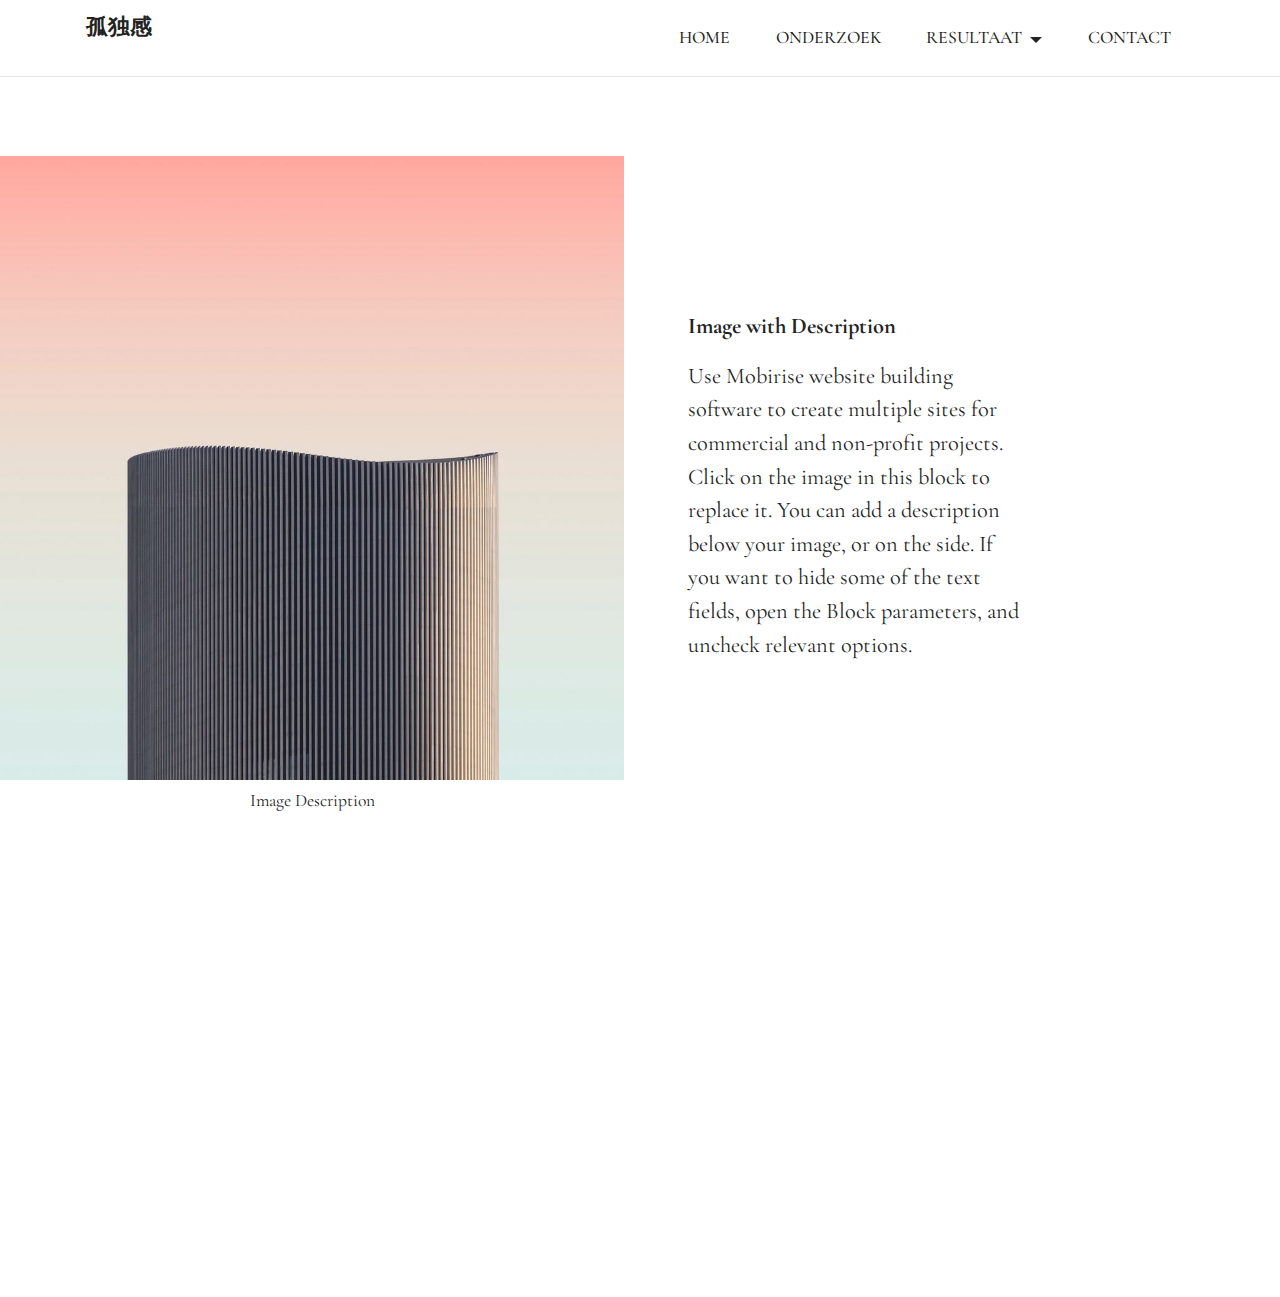
<file: page6.html>
<!DOCTYPE html>
<html  >
<head>
  <!-- Site made with Mobirise Website Builder v5.2.0, https://mobirise.com -->
  <meta charset="UTF-8">
  <meta http-equiv="X-UA-Compatible" content="IE=edge">
  <meta name="generator" content="Mobirise v5.2.0, mobirise.com">
  <meta name="viewport" content="width=device-width, initial-scale=1, minimum-scale=1">
  <link rel="shortcut icon" href="assets/images/logo-116x114.png" type="image/x-icon">
  <meta name="description" content="">
  
  
  <title>Pamflet 3</title>
  <link rel="stylesheet" href="assets/tether/tether.min.css">
  <link rel="stylesheet" href="assets/bootstrap/css/bootstrap.min.css">
  <link rel="stylesheet" href="assets/bootstrap/css/bootstrap-grid.min.css">
  <link rel="stylesheet" href="assets/bootstrap/css/bootstrap-reboot.min.css">
  <link rel="stylesheet" href="assets/dropdown/css/style.css">
  <link rel="stylesheet" href="assets/animatecss/animate.css">
  <link rel="stylesheet" href="assets/socicon/css/styles.css">
  <link rel="stylesheet" href="assets/theme/css/style.css">
  <link rel="preload" as="style" href="assets/mobirise/css/mbr-additional.css"><link rel="stylesheet" href="assets/mobirise/css/mbr-additional.css" type="text/css">
  
  
  
  
</head>
<body>
  
  <section class="menu cid-s48OLK6784" once="menu" id="menu1-1i">
    
    <nav class="navbar navbar-dropdown navbar-fixed-top navbar-expand-lg">
        <div class="container">
            <div class="navbar-brand">
                
                <span class="navbar-caption-wrap"><a class="navbar-caption text-black display-7" href="https://mobiri.se">孤独感<br><br></a></span>
            </div>
            <button class="navbar-toggler" type="button" data-toggle="collapse" data-target="#navbarSupportedContent" aria-controls="navbarNavAltMarkup" aria-expanded="false" aria-label="Toggle navigation">
                <div class="hamburger">
                    <span></span>
                    <span></span>
                    <span></span>
                    <span></span>
                </div>
            </button>
            <div class="collapse navbar-collapse" id="navbarSupportedContent">
                <ul class="navbar-nav nav-dropdown nav-right" data-app-modern-menu="true"><li class="nav-item"><a class="nav-link link text-black text-primary display-4" href="index.html">HOME</a></li><li class="nav-item"><a class="nav-link link text-black text-primary display-4" href="page3.html">ONDERZOEK<br></a></li>
                    <li class="nav-item dropdown"><a class="nav-link link text-black text-primary dropdown-toggle display-4" href="#" aria-expanded="false" data-toggle="dropdown-submenu">
                            RESULTAAT</a><div class="dropdown-menu"><a class="text-black text-primary dropdown-item display-4" href="page4.html" aria-expanded="false">Pamflet 1<br></a><a class="text-black text-primary dropdown-item display-4" href="page5.html" aria-expanded="false">Pamflet 2<br></a><a class="text-black text-primary dropdown-item display-4" href="page6.html" aria-expanded="false">Pamflet 3<br></a><a class="text-black text-primary dropdown-item display-4" href="page7.html" aria-expanded="false">Pamflet 4<br></a></div></li><li class="nav-item"><a class="nav-link link text-black text-primary display-4" href="page2.html">
                            CONTACT</a></li></ul>
                
                
            </div>
        </div>
    </nav>

</section>

<section class="image1 cid-shs2IQKJLo" id="image1-1o">
    

    

    <div>
        <div class="row align-items-center">
            <div class="col-12 col-lg-6">
                <div class="image-wrapper">
                    <img src="assets/images/4.jpg" alt="Mobirise">
                    <p class="mbr-description mbr-fonts-style pt-2 align-center display-4">
                    Image Description</p>
                </div>
            </div>
            <div class="col-12 col-lg-4">
                <div class="text-wrapper">
                    <h3 class="mbr-section-title mbr-fonts-style mb-3 display-5">
                        <strong>Image with Description</strong></h3>
                    <p class="mbr-text mbr-fonts-style display-7">
                        Use Mobirise website building software to create multiple sites for commercial and non-profit projects. Click on the image in this block to replace it. You can add a description below your image, or on the side. If you want to hide some of the text fields, open the Block parameters, and uncheck relevant options.</p>
                </div>
            </div>
        </div>
    </div>
</section>

<section class="footer5 cid-sgTBoHTKOK mbr-reveal" once="footers" id="footer5-1j">

    

    

    <div class="container">
        <div class="media-container-row">
            <div class="col-md-2 col-6">
                <div class="media-wrap">
                    <a href="https://mobirise.co/">
                        <img src="assets/images/mbr-398x313.png" alt="Mobirise">
                    </a>
                </div>
            </div>
            <div class="col-10 col-6">
                <p class="mbr-text align-right links mbr-fonts-style display-7">
                    <a href="page8.html" class="text-black text-primary">About</a>&nbsp; &nbsp;&nbsp;&nbsp;<a href="page2.html" class="text-black text-primary">Contact</a>
                </p>
            </div>
        </div>
        <!-- <div class="media-container-row">
            <div class="col-md-12"> -->
        <div class="footer-lower">
            <div class="media-container-row">
                <div class="col-md-12">
                    <hr>
                </div>
            </div>
            <div class="media-container-row">
                <div class="col-md-6 copyright">
                    <p class="mbr-text mbr-fonts-style display-7">
                        © Copyright 2025 Mobirise - All Rights Reserved
                    </p>
                </div>
                <div class="col-md-6">
                    <div class="social-list align-right">
                        <div class="soc-item">
                            <a href="https://www.instagram.com/groep6multidisciplinariteit/" target="_blank">
                                <span class="mbr-iconfont mbr-iconfont-social socicon-instagram socicon"></span>
                            </a>
                        </div>
                        <div class="soc-item">
                            <a href="https://www.facebook.com/Groep-6-multidisciplinariteit-103822198232575" target="_blank">
                                <span class="mbr-iconfont mbr-iconfont-social socicon-facebook socicon"></span>
                            </a>
                        </div>
                        <div class="soc-item">
                            <a href="https://www.youtube.com/c/mobirise" target="_blank">
                                <span class="socicon-youtube socicon mbr-iconfont mbr-iconfont-social"></span>
                            </a>
                        </div>
                        
                        
                        
                    </div>
                </div>
            </div>
            <!-- </div>
            </div> -->
        </div>

    </div>
</section><section style="background-color: #fff; font-family: -apple-system, BlinkMacSystemFont, 'Segoe UI', 'Roboto', 'Helvetica Neue', Arial, sans-serif; color:#aaa; font-size:12px; padding: 0; align-items: center; display: flex;"><a href="https://mobirise.site/a" style="flex: 1 1; height: 3rem; padding-left: 1rem;"></a><p style="flex: 0 0 auto; margin:0; padding-right:1rem;"><a href="https://mobirise.site/d" style="color:#aaa;">This site</a> was started with Mobirise</p></section><script src="assets/web/assets/jquery/jquery.min.js"></script>  <script src="assets/popper/popper.min.js"></script>  <script src="assets/tether/tether.min.js"></script>  <script src="assets/bootstrap/js/bootstrap.min.js"></script>  <script src="assets/smoothscroll/smooth-scroll.js"></script>  <script src="assets/dropdown/js/nav-dropdown.js"></script>  <script src="assets/dropdown/js/navbar-dropdown.js"></script>  <script src="assets/touchswipe/jquery.touch-swipe.min.js"></script>  <script src="assets/viewportchecker/jquery.viewportchecker.js"></script>  <script src="assets/theme/js/script.js"></script>  
  
  
  <input name="animation" type="hidden">
  </body>
</html>
</file>
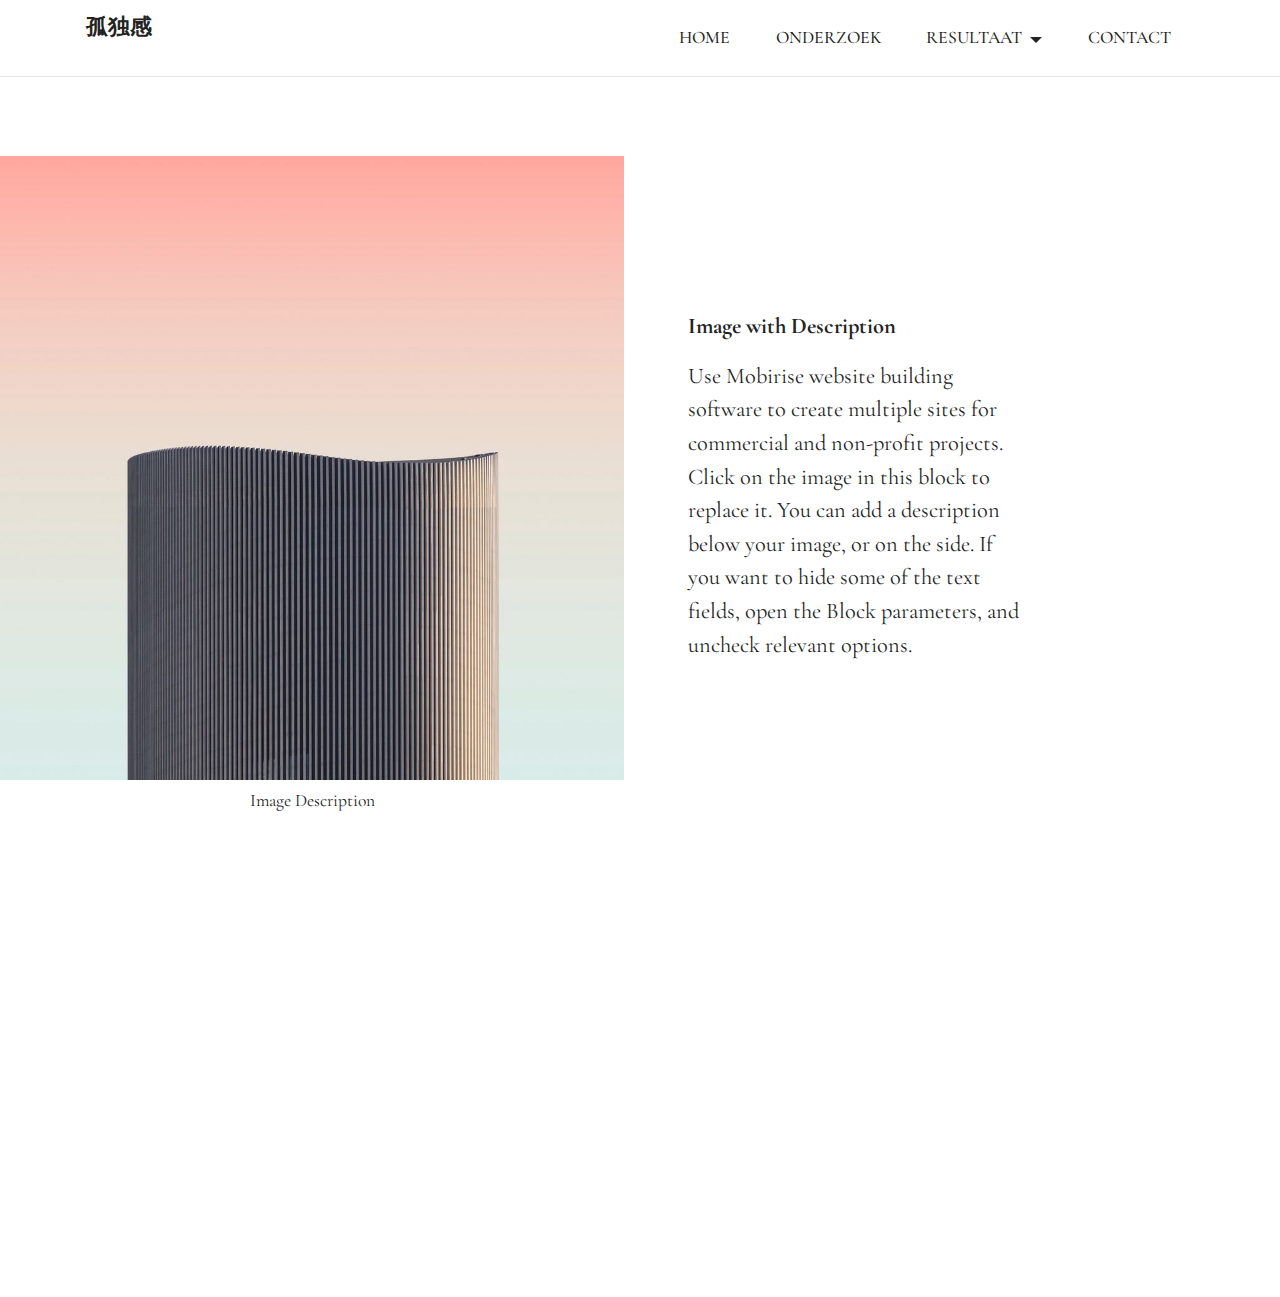
<file: page7.html>
<!DOCTYPE html>
<html  >
<head>
  <!-- Site made with Mobirise Website Builder v5.2.0, https://mobirise.com -->
  <meta charset="UTF-8">
  <meta http-equiv="X-UA-Compatible" content="IE=edge">
  <meta name="generator" content="Mobirise v5.2.0, mobirise.com">
  <meta name="viewport" content="width=device-width, initial-scale=1, minimum-scale=1">
  <link rel="shortcut icon" href="assets/images/logo-116x114.png" type="image/x-icon">
  <meta name="description" content="">
  
  
  <title>Pamflet 4</title>
  <link rel="stylesheet" href="assets/tether/tether.min.css">
  <link rel="stylesheet" href="assets/bootstrap/css/bootstrap.min.css">
  <link rel="stylesheet" href="assets/bootstrap/css/bootstrap-grid.min.css">
  <link rel="stylesheet" href="assets/bootstrap/css/bootstrap-reboot.min.css">
  <link rel="stylesheet" href="assets/dropdown/css/style.css">
  <link rel="stylesheet" href="assets/animatecss/animate.css">
  <link rel="stylesheet" href="assets/socicon/css/styles.css">
  <link rel="stylesheet" href="assets/theme/css/style.css">
  <link rel="preload" as="style" href="assets/mobirise/css/mbr-additional.css"><link rel="stylesheet" href="assets/mobirise/css/mbr-additional.css" type="text/css">
  
  
  
  
</head>
<body>
  
  <section class="menu cid-s48OLK6784" once="menu" id="menu1-1k">
    
    <nav class="navbar navbar-dropdown navbar-fixed-top navbar-expand-lg">
        <div class="container">
            <div class="navbar-brand">
                
                <span class="navbar-caption-wrap"><a class="navbar-caption text-black display-7" href="https://mobiri.se">孤独感<br><br></a></span>
            </div>
            <button class="navbar-toggler" type="button" data-toggle="collapse" data-target="#navbarSupportedContent" aria-controls="navbarNavAltMarkup" aria-expanded="false" aria-label="Toggle navigation">
                <div class="hamburger">
                    <span></span>
                    <span></span>
                    <span></span>
                    <span></span>
                </div>
            </button>
            <div class="collapse navbar-collapse" id="navbarSupportedContent">
                <ul class="navbar-nav nav-dropdown nav-right" data-app-modern-menu="true"><li class="nav-item"><a class="nav-link link text-black text-primary display-4" href="index.html">HOME</a></li><li class="nav-item"><a class="nav-link link text-black text-primary display-4" href="page3.html">ONDERZOEK<br></a></li>
                    <li class="nav-item dropdown"><a class="nav-link link text-black text-primary dropdown-toggle display-4" href="#" aria-expanded="false" data-toggle="dropdown-submenu">
                            RESULTAAT</a><div class="dropdown-menu"><a class="text-black text-primary dropdown-item display-4" href="page4.html" aria-expanded="false">Pamflet 1<br></a><a class="text-black text-primary dropdown-item display-4" href="page5.html" aria-expanded="false">Pamflet 2<br></a><a class="text-black text-primary dropdown-item display-4" href="page6.html" aria-expanded="false">Pamflet 3<br></a><a class="text-black text-primary dropdown-item display-4" href="page7.html" aria-expanded="false">Pamflet 4<br></a></div></li><li class="nav-item"><a class="nav-link link text-black text-primary display-4" href="page2.html">
                            CONTACT</a></li></ul>
                
                
            </div>
        </div>
    </nav>

</section>

<section class="image1 cid-shs2KJbghD" id="image1-1p">
    

    

    <div>
        <div class="row align-items-center">
            <div class="col-12 col-lg-6">
                <div class="image-wrapper">
                    <img src="assets/images/4.jpg" alt="Mobirise">
                    <p class="mbr-description mbr-fonts-style pt-2 align-center display-4">
                    Image Description</p>
                </div>
            </div>
            <div class="col-12 col-lg-4">
                <div class="text-wrapper">
                    <h3 class="mbr-section-title mbr-fonts-style mb-3 display-5">
                        <strong>Image with Description</strong></h3>
                    <p class="mbr-text mbr-fonts-style display-7">
                        Use Mobirise website building software to create multiple sites for commercial and non-profit projects. Click on the image in this block to replace it. You can add a description below your image, or on the side. If you want to hide some of the text fields, open the Block parameters, and uncheck relevant options.</p>
                </div>
            </div>
        </div>
    </div>
</section>

<section class="footer5 cid-sgTBoHTKOK mbr-reveal" once="footers" id="footer5-1l">

    

    

    <div class="container">
        <div class="media-container-row">
            <div class="col-md-2 col-6">
                <div class="media-wrap">
                    <a href="https://mobirise.co/">
                        <img src="assets/images/mbr-398x313.png" alt="Mobirise">
                    </a>
                </div>
            </div>
            <div class="col-10 col-6">
                <p class="mbr-text align-right links mbr-fonts-style display-7">
                    <a href="page8.html" class="text-black text-primary">About</a>&nbsp; &nbsp;&nbsp;&nbsp;<a href="page2.html" class="text-black text-primary">Contact</a>
                </p>
            </div>
        </div>
        <!-- <div class="media-container-row">
            <div class="col-md-12"> -->
        <div class="footer-lower">
            <div class="media-container-row">
                <div class="col-md-12">
                    <hr>
                </div>
            </div>
            <div class="media-container-row">
                <div class="col-md-6 copyright">
                    <p class="mbr-text mbr-fonts-style display-7">
                        © Copyright 2025 Mobirise - All Rights Reserved
                    </p>
                </div>
                <div class="col-md-6">
                    <div class="social-list align-right">
                        <div class="soc-item">
                            <a href="https://www.instagram.com/groep6multidisciplinariteit/" target="_blank">
                                <span class="mbr-iconfont mbr-iconfont-social socicon-instagram socicon"></span>
                            </a>
                        </div>
                        <div class="soc-item">
                            <a href="https://www.facebook.com/Groep-6-multidisciplinariteit-103822198232575" target="_blank">
                                <span class="mbr-iconfont mbr-iconfont-social socicon-facebook socicon"></span>
                            </a>
                        </div>
                        <div class="soc-item">
                            <a href="https://www.youtube.com/c/mobirise" target="_blank">
                                <span class="socicon-youtube socicon mbr-iconfont mbr-iconfont-social"></span>
                            </a>
                        </div>
                        
                        
                        
                    </div>
                </div>
            </div>
            <!-- </div>
            </div> -->
        </div>

    </div>
</section><section style="background-color: #fff; font-family: -apple-system, BlinkMacSystemFont, 'Segoe UI', 'Roboto', 'Helvetica Neue', Arial, sans-serif; color:#aaa; font-size:12px; padding: 0; align-items: center; display: flex;"><a href="https://mobirise.site/q" style="flex: 1 1; height: 3rem; padding-left: 1rem;"></a><p style="flex: 0 0 auto; margin:0; padding-right:1rem;"><a href="https://mobirise.site/t" style="color:#aaa;">Built</a> with Mobirise css website theme</p></section><script src="assets/web/assets/jquery/jquery.min.js"></script>  <script src="assets/popper/popper.min.js"></script>  <script src="assets/tether/tether.min.js"></script>  <script src="assets/bootstrap/js/bootstrap.min.js"></script>  <script src="assets/smoothscroll/smooth-scroll.js"></script>  <script src="assets/dropdown/js/nav-dropdown.js"></script>  <script src="assets/dropdown/js/navbar-dropdown.js"></script>  <script src="assets/touchswipe/jquery.touch-swipe.min.js"></script>  <script src="assets/viewportchecker/jquery.viewportchecker.js"></script>  <script src="assets/theme/js/script.js"></script>  
  
  
  <input name="animation" type="hidden">
  </body>
</html>
</file>
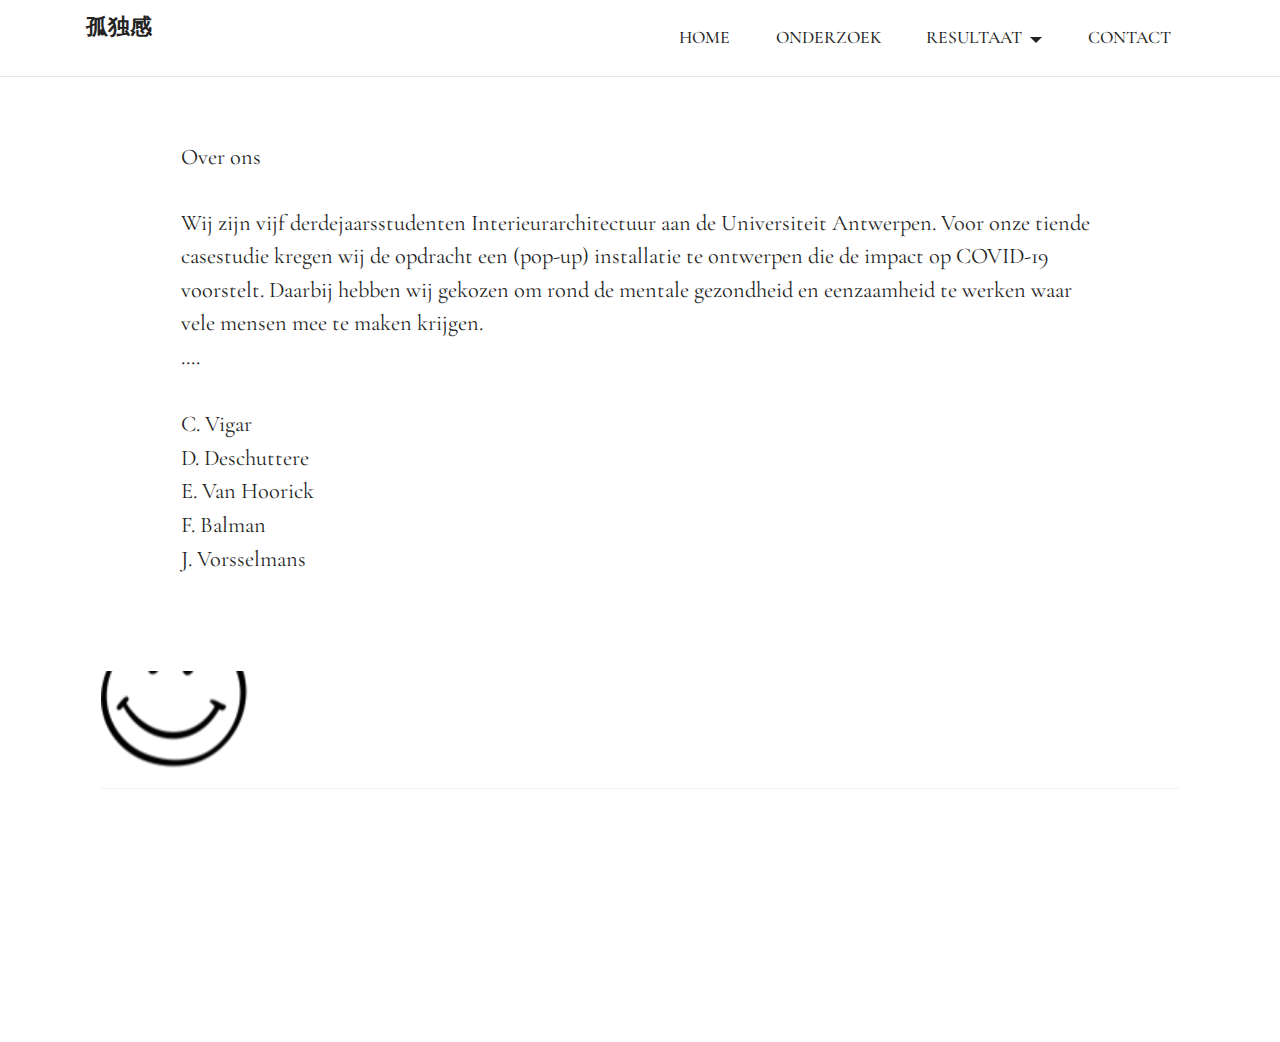
<file: page8.html>
<!DOCTYPE html>
<html  >
<head>
  <!-- Site made with Mobirise Website Builder v5.2.0, https://mobirise.com -->
  <meta charset="UTF-8">
  <meta http-equiv="X-UA-Compatible" content="IE=edge">
  <meta name="generator" content="Mobirise v5.2.0, mobirise.com">
  <meta name="viewport" content="width=device-width, initial-scale=1, minimum-scale=1">
  <link rel="shortcut icon" href="assets/images/logo-116x114.png" type="image/x-icon">
  <meta name="description" content="">
  
  
  <title>Over ons</title>
  <link rel="stylesheet" href="assets/tether/tether.min.css">
  <link rel="stylesheet" href="assets/bootstrap/css/bootstrap.min.css">
  <link rel="stylesheet" href="assets/bootstrap/css/bootstrap-grid.min.css">
  <link rel="stylesheet" href="assets/bootstrap/css/bootstrap-reboot.min.css">
  <link rel="stylesheet" href="assets/dropdown/css/style.css">
  <link rel="stylesheet" href="assets/animatecss/animate.css">
  <link rel="stylesheet" href="assets/socicon/css/styles.css">
  <link rel="stylesheet" href="assets/theme/css/style.css">
  <link rel="preload" as="style" href="assets/mobirise/css/mbr-additional.css"><link rel="stylesheet" href="assets/mobirise/css/mbr-additional.css" type="text/css">
  
  
  
  
</head>
<body>
  
  <section class="menu cid-s48OLK6784" once="menu" id="menu1-1q">
    
    <nav class="navbar navbar-dropdown navbar-fixed-top navbar-expand-lg">
        <div class="container">
            <div class="navbar-brand">
                
                <span class="navbar-caption-wrap"><a class="navbar-caption text-black display-7" href="https://mobiri.se">孤独感<br><br></a></span>
            </div>
            <button class="navbar-toggler" type="button" data-toggle="collapse" data-target="#navbarSupportedContent" aria-controls="navbarNavAltMarkup" aria-expanded="false" aria-label="Toggle navigation">
                <div class="hamburger">
                    <span></span>
                    <span></span>
                    <span></span>
                    <span></span>
                </div>
            </button>
            <div class="collapse navbar-collapse" id="navbarSupportedContent">
                <ul class="navbar-nav nav-dropdown nav-right" data-app-modern-menu="true"><li class="nav-item"><a class="nav-link link text-black text-primary display-4" href="index.html">HOME</a></li><li class="nav-item"><a class="nav-link link text-black text-primary display-4" href="page3.html">ONDERZOEK<br></a></li>
                    <li class="nav-item dropdown"><a class="nav-link link text-black text-primary dropdown-toggle display-4" href="#" aria-expanded="false" data-toggle="dropdown-submenu">
                            RESULTAAT</a><div class="dropdown-menu"><a class="text-black text-primary dropdown-item display-4" href="page4.html" aria-expanded="false">Pamflet 1<br></a><a class="text-black text-primary dropdown-item display-4" href="page5.html" aria-expanded="false">Pamflet 2<br></a><a class="text-black text-primary dropdown-item display-4" href="page6.html" aria-expanded="false">Pamflet 3<br></a><a class="text-black text-primary dropdown-item display-4" href="page7.html" aria-expanded="false">Pamflet 4<br></a></div></li><li class="nav-item"><a class="nav-link link text-black text-primary display-4" href="page2.html">
                            CONTACT</a></li></ul>
                
                
            </div>
        </div>
    </nav>

</section>

<section class="content5 cid-shsRnzat5M" id="content5-1t">
    
    <div class="container">
        <div class="row justify-content-center">
            <div class="col-md-12 col-lg-10">
                
                <h4 class="mbr-section-subtitle mbr-fonts-style mb-4 display-5">Over ons</h4>
                <p class="mbr-text mbr-fonts-style display-7">Wij zijn vijf derdejaarsstudenten Interieurarchitectuur aan de Universiteit Antwerpen. Voor onze tiende casestudie kregen wij de opdracht een (pop-up) installatie te ontwerpen die de impact op COVID-19 voorstelt. Daarbij hebben wij gekozen om rond de mentale gezondheid en eenzaamheid te werken waar vele mensen mee te maken krijgen.&nbsp;<br>....<br><br>C. Vigar<br>D. Deschuttere<br>E. Van Hoorick<br>F. Balman<br>J. Vorsselmans<br></p>
            </div>
        </div>
    </div>
</section>

<section class="footer5 cid-sgTBoHTKOK mbr-reveal" once="footers" id="footer5-1r">

    

    

    <div class="container">
        <div class="media-container-row">
            <div class="col-md-2 col-6">
                <div class="media-wrap">
                    <a href="https://mobirise.co/">
                        <img src="assets/images/mbr-398x313.png" alt="Mobirise">
                    </a>
                </div>
            </div>
            <div class="col-10 col-6">
                <p class="mbr-text align-right links mbr-fonts-style display-7">
                    <a href="page8.html" class="text-black text-primary">About</a>&nbsp; &nbsp;&nbsp;&nbsp;<a href="page2.html" class="text-black text-primary">Contact</a>
                </p>
            </div>
        </div>
        <!-- <div class="media-container-row">
            <div class="col-md-12"> -->
        <div class="footer-lower">
            <div class="media-container-row">
                <div class="col-md-12">
                    <hr>
                </div>
            </div>
            <div class="media-container-row">
                <div class="col-md-6 copyright">
                    <p class="mbr-text mbr-fonts-style display-7">
                        © Copyright 2025 Mobirise - All Rights Reserved
                    </p>
                </div>
                <div class="col-md-6">
                    <div class="social-list align-right">
                        <div class="soc-item">
                            <a href="https://www.instagram.com/groep6multidisciplinariteit/" target="_blank">
                                <span class="mbr-iconfont mbr-iconfont-social socicon-instagram socicon"></span>
                            </a>
                        </div>
                        <div class="soc-item">
                            <a href="https://www.facebook.com/Groep-6-multidisciplinariteit-103822198232575" target="_blank">
                                <span class="mbr-iconfont mbr-iconfont-social socicon-facebook socicon"></span>
                            </a>
                        </div>
                        <div class="soc-item">
                            <a href="https://www.youtube.com/c/mobirise" target="_blank">
                                <span class="socicon-youtube socicon mbr-iconfont mbr-iconfont-social"></span>
                            </a>
                        </div>
                        
                        
                        
                    </div>
                </div>
            </div>
            <!-- </div>
            </div> -->
        </div>

    </div>
</section><section style="background-color: #fff; font-family: -apple-system, BlinkMacSystemFont, 'Segoe UI', 'Roboto', 'Helvetica Neue', Arial, sans-serif; color:#aaa; font-size:12px; padding: 0; align-items: center; display: flex;"><a href="https://mobirise.site/z" style="flex: 1 1; height: 3rem; padding-left: 1rem;"></a><p style="flex: 0 0 auto; margin:0; padding-right:1rem;"><a href="https://mobirise.site" style="color:#aaa;">https://mobirise.com</a> html website software</p></section><script src="assets/web/assets/jquery/jquery.min.js"></script>  <script src="assets/popper/popper.min.js"></script>  <script src="assets/tether/tether.min.js"></script>  <script src="assets/bootstrap/js/bootstrap.min.js"></script>  <script src="assets/smoothscroll/smooth-scroll.js"></script>  <script src="assets/dropdown/js/nav-dropdown.js"></script>  <script src="assets/dropdown/js/navbar-dropdown.js"></script>  <script src="assets/touchswipe/jquery.touch-swipe.min.js"></script>  <script src="assets/viewportchecker/jquery.viewportchecker.js"></script>  <script src="assets/theme/js/script.js"></script>  
  
  
  <input name="animation" type="hidden">
  </body>
</html>
</file>
<file: assets/dropdown/css/style.css>
.navbar-dropdown {
  left: 0;
  padding: 0;
  position: absolute;
  right: 0;
  top: 0;
  transition: all 0.45s ease;
  z-index: 1030;
  background: #282828; }
  .navbar-dropdown .navbar-logo {
    margin-right: 0.8rem;
    transition: margin 0.3s ease-in-out;
    vertical-align: middle; }
    .navbar-dropdown .navbar-logo img {
      height: 3.125rem;
      transition: all 0.3s ease-in-out; }
    .navbar-dropdown .navbar-logo.mbr-iconfont {
      font-size: 3.125rem;
      line-height: 3.125rem; }
  .navbar-dropdown .navbar-caption {
    font-weight: 700;
    white-space: normal;
    vertical-align: -4px;
    line-height: 3.125rem !important; }
    .navbar-dropdown .navbar-caption, .navbar-dropdown .navbar-caption:hover {
      color: inherit;
      text-decoration: none; }
  .navbar-dropdown .mbr-iconfont + .navbar-caption {
    vertical-align: -1px; }
  .navbar-dropdown.navbar-fixed-top {
    position: fixed; }
  .navbar-dropdown .navbar-brand span {
    vertical-align: -4px; }
  .navbar-dropdown.bg-color.transparent {
    background: none; }
  .navbar-dropdown.navbar-short .navbar-brand {
    padding: 0.625rem 0; }
    .navbar-dropdown.navbar-short .navbar-brand span {
      vertical-align: -1px; }
  .navbar-dropdown.navbar-short .navbar-caption {
    line-height: 2.375rem !important;
    vertical-align: -2px; }
  .navbar-dropdown.navbar-short .navbar-logo {
    margin-right: 0.5rem; }
    .navbar-dropdown.navbar-short .navbar-logo img {
      height: 2.375rem; }
    .navbar-dropdown.navbar-short .navbar-logo.mbr-iconfont {
      font-size: 2.375rem;
      line-height: 2.375rem; }
  .navbar-dropdown.navbar-short .mbr-table-cell {
    height: 3.625rem; }
  .navbar-dropdown .navbar-close {
    left: 0.6875rem;
    position: fixed;
    top: 0.75rem;
    z-index: 1000; }
  .navbar-dropdown .hamburger-icon {
    content: "";
    display: inline-block;
    vertical-align: middle;
    width: 16px;
    -webkit-box-shadow: 0 -6px 0 1px #282828,0 0 0 1px #282828,0 6px 0 1px #282828;
    -moz-box-shadow: 0 -6px 0 1px #282828,0 0 0 1px #282828,0 6px 0 1px #282828;
    box-shadow: 0 -6px 0 1px #282828,0 0 0 1px #282828,0 6px 0 1px #282828; }

.dropdown-menu .dropdown-toggle[data-toggle="dropdown-submenu"]::after {
  border-bottom: 0.35em solid transparent;
  border-left: 0.35em solid;
  border-right: 0;
  border-top: 0.35em solid transparent;
  margin-left: 0.3rem; }

.dropdown-menu .dropdown-item:focus {
  outline: 0; }

.nav-dropdown {
  font-size: 0.75rem;
  font-weight: 500;
  height: auto !important; }
  .nav-dropdown .nav-btn {
    padding-left: 1rem; }
  .nav-dropdown .link {
    margin: .667em 1.667em;
    font-weight: 500;
    padding: 0;
    transition: color .2s ease-in-out; }
    .nav-dropdown .link.dropdown-toggle {
      margin-right: 2.583em; }
      .nav-dropdown .link.dropdown-toggle::after {
        margin-left: .25rem;
        border-top: 0.35em solid;
        border-right: 0.35em solid transparent;
        border-left: 0.35em solid transparent;
        border-bottom: 0; }
      .nav-dropdown .link.dropdown-toggle[aria-expanded="true"] {
        margin: 0;
        padding: 0.667em 3.263em  0.667em 1.667em; }
  .nav-dropdown .link::after,
  .nav-dropdown .dropdown-item::after {
    color: inherit; }
  .nav-dropdown .btn {
    font-size: 0.75rem;
    font-weight: 700;
    letter-spacing: 0;
    margin-bottom: 0;
    padding-left: 1.25rem;
    padding-right: 1.25rem; }
  .nav-dropdown .dropdown-menu {
    border-radius: 0;
    border: 0;
    left: 0;
    margin: 0;
    padding-bottom: 1.25rem;
    padding-top: 1.25rem;
    position: relative; }
  .nav-dropdown .dropdown-submenu {
    margin-left: 0.125rem;
    top: 0; }
  .nav-dropdown .dropdown-item {
    font-weight: 500;
    line-height: 2;
    padding: 0.3846em 4.615em 0.3846em 1.5385em;
    position: relative;
    transition: color .2s ease-in-out, background-color .2s ease-in-out; }
    .nav-dropdown .dropdown-item::after {
      margin-top: -0.3077em;
      position: absolute;
      right: 1.1538em;
      top: 50%; }
    .nav-dropdown .dropdown-item:focus, .nav-dropdown .dropdown-item:hover {
      background: none; }

@media (max-width: 767px) {
  .nav-dropdown.navbar-toggleable-sm {
    bottom: 0;
    display: none;
    left: 0;
    overflow-x: hidden;
    position: fixed;
    top: 0;
    transform: translateX(-100%);
    -ms-transform: translateX(-100%);
    -webkit-transform: translateX(-100%);
    width: 18.75rem;
    z-index: 999; } }
.nav-dropdown.navbar-toggleable-xl {
  bottom: 0;
  display: none;
  left: 0;
  overflow-x: hidden;
  position: fixed;
  top: 0;
  transform: translateX(-100%);
  -ms-transform: translateX(-100%);
  -webkit-transform: translateX(-100%);
  width: 18.75rem;
  z-index: 999; }

.nav-dropdown-sm {
  display: block !important;
  overflow-x: hidden;
  overflow: auto;
  padding-top: 3.875rem; }
  .nav-dropdown-sm::after {
    content: "";
    display: block;
    height: 3rem;
    width: 100%; }
  .nav-dropdown-sm.collapse.in ~ .navbar-close {
    display: block !important; }
  .nav-dropdown-sm.collapsing, .nav-dropdown-sm.collapse.in {
    transform: translateX(0);
    -ms-transform: translateX(0);
    -webkit-transform: translateX(0);
    transition: all 0.25s ease-out;
    -webkit-transition: all 0.25s ease-out;
    background: #282828; }
  .nav-dropdown-sm.collapsing[aria-expanded="false"] {
    transform: translateX(-100%);
    -ms-transform: translateX(-100%);
    -webkit-transform: translateX(-100%); }
  .nav-dropdown-sm .nav-item {
    display: block;
    margin-left: 0 !important;
    padding-left: 0; }
  .nav-dropdown-sm .link,
  .nav-dropdown-sm .dropdown-item {
    border-top: 1px dotted rgba(255, 255, 255, 0.1);
    font-size: 0.8125rem;
    line-height: 1.6;
    margin: 0 !important;
    padding: 0.875rem 2.4rem 0.875rem 1.5625rem !important;
    position: relative;
    white-space: normal; }
    .nav-dropdown-sm .link:focus, .nav-dropdown-sm .link:hover,
    .nav-dropdown-sm .dropdown-item:focus,
    .nav-dropdown-sm .dropdown-item:hover {
      background: rgba(0, 0, 0, 0.2) !important;
      color: #c0a375; }
  .nav-dropdown-sm .nav-btn {
    position: relative;
    padding: 1.5625rem 1.5625rem 0 1.5625rem; }
    .nav-dropdown-sm .nav-btn::before {
      border-top: 1px dotted rgba(255, 255, 255, 0.1);
      content: "";
      left: 0;
      position: absolute;
      top: 0;
      width: 100%; }
    .nav-dropdown-sm .nav-btn + .nav-btn {
      padding-top: 0.625rem; }
      .nav-dropdown-sm .nav-btn + .nav-btn::before {
        display: none; }
  .nav-dropdown-sm .btn {
    padding: 0.625rem 0; }
  .nav-dropdown-sm .dropdown-toggle[data-toggle="dropdown-submenu"]::after {
    margin-left: .25rem;
    border-top: 0.35em solid;
    border-right: 0.35em solid transparent;
    border-left: 0.35em solid transparent;
    border-bottom: 0; }
  .nav-dropdown-sm .dropdown-toggle[data-toggle="dropdown-submenu"][aria-expanded="true"]::after {
    border-top: 0;
    border-right: 0.35em solid transparent;
    border-left: 0.35em solid transparent;
    border-bottom: 0.35em solid; }
  .nav-dropdown-sm .dropdown-menu {
    margin: 0;
    padding: 0;
    position: relative;
    top: 0;
    left: 0;
    width: 100%;
    border: 0;
    float: none;
    border-radius: 0;
    background: none; }
  .nav-dropdown-sm .dropdown-submenu {
    left: 100%;
    margin-left: 0.125rem;
    margin-top: -1.25rem;
    top: 0; }

.navbar-toggleable-sm .nav-dropdown .dropdown-menu {
  position: absolute; }

.navbar-toggleable-sm .nav-dropdown .dropdown-submenu {
  left: 100%;
  margin-left: 0.125rem;
  margin-top: -1.25rem;
  top: 0; }

.navbar-toggleable-sm.opened .nav-dropdown .dropdown-menu {
  position: relative; }

.navbar-toggleable-sm.opened .nav-dropdown .dropdown-submenu {
  left: 0;
  margin-left: 00rem;
  margin-top: 0rem;
  top: 0; }

.is-builder .nav-dropdown.collapsing {
  transition: none !important; }

/*# sourceMappingURL=style.css.map */
</file>
<file: assets/socicon/css/styles.css>
@charset "UTF-8";

@font-face {
  font-family: 'Socicon';
  src:  url('../fonts/socicon.eot');
  src:  url('../fonts/socicon.eot?#iefix') format('embedded-opentype'),
    url('../fonts/socicon.woff2') format('woff2'),
    url('../fonts/socicon.ttf') format('truetype'),
    url('../fonts/socicon.woff') format('woff'),
    url('../fonts/socicon.svg#socicon') format('svg');
  font-weight: normal;
  font-style: normal;
}

[data-icon]:before {
  font-family: "socicon" !important;
  content: attr(data-icon);
  font-style: normal !important;
  font-weight: normal !important;
  font-variant: normal !important;
  text-transform: none !important;
  speak: none;
  line-height: 1;
  -webkit-font-smoothing: antialiased;
  -moz-osx-font-smoothing: grayscale;
}

[class^="socicon-"], [class*=" socicon-"] {
  /* use !important to prevent issues with browser extensions that change fonts */
  font-family: 'Socicon' !important;
  speak: none;
  font-style: normal;
  font-weight: normal;
  font-variant: normal;
  text-transform: none;
  line-height: 1;

  /* Better Font Rendering =========== */
  -webkit-font-smoothing: antialiased;
  -moz-osx-font-smoothing: grayscale;
}

.socicon-eitaa:before {
  content: "\e97c";
}
.socicon-soroush:before {
  content: "\e97d";
}
.socicon-bale:before {
  content: "\e97e";
}
.socicon-zazzle:before {
  content: "\e97b";
}
.socicon-society6:before {
  content: "\e97a";
}
.socicon-redbubble:before {
  content: "\e979";
}
.socicon-avvo:before {
  content: "\e978";
}
.socicon-stitcher:before {
  content: "\e977";
}
.socicon-googlehangouts:before {
  content: "\e974";
}
.socicon-dlive:before {
  content: "\e975";
}
.socicon-vsco:before {
  content: "\e976";
}
.socicon-flipboard:before {
  content: "\e973";
}
.socicon-ubuntu:before {
  content: "\e958";
}
.socicon-artstation:before {
  content: "\e959";
}
.socicon-invision:before {
  content: "\e95a";
}
.socicon-torial:before {
  content: "\e95b";
}
.socicon-collectorz:before {
  content: "\e95c";
}
.socicon-seenthis:before {
  content: "\e95d";
}
.socicon-googleplaymusic:before {
  content: "\e95e";
}
.socicon-debian:before {
  content: "\e95f";
}
.socicon-filmfreeway:before {
  content: "\e960";
}
.socicon-gnome:before {
  content: "\e961";
}
.socicon-itchio:before {
  content: "\e962";
}
.socicon-jamendo:before {
  content: "\e963";
}
.socicon-mix:before {
  content: "\e964";
}
.socicon-sharepoint:before {
  content: "\e965";
}
.socicon-tinder:before {
  content: "\e966";
}
.socicon-windguru:before {
  content: "\e967";
}
.socicon-cdbaby:before {
  content: "\e968";
}
.socicon-elementaryos:before {
  content: "\e969";
}
.socicon-stage32:before {
  content: "\e96a";
}
.socicon-tiktok:before {
  content: "\e96b";
}
.socicon-gitter:before {
  content: "\e96c";
}
.socicon-letterboxd:before {
  content: "\e96d";
}
.socicon-threema:before {
  content: "\e96e";
}
.socicon-splice:before {
  content: "\e96f";
}
.socicon-metapop:before {
  content: "\e970";
}
.socicon-naver:before {
  content: "\e971";
}
.socicon-remote:before {
  content: "\e972";
}
.socicon-internet:before {
  content: "\e957";
}
.socicon-moddb:before {
  content: "\e94b";
}
.socicon-indiedb:before {
  content: "\e94c";
}
.socicon-traxsource:before {
  content: "\e94d";
}
.socicon-gamefor:before {
  content: "\e94e";
}
.socicon-pixiv:before {
  content: "\e94f";
}
.socicon-myanimelist:before {
  content: "\e950";
}
.socicon-blackberry:before {
  content: "\e951";
}
.socicon-wickr:before {
  content: "\e952";
}
.socicon-spip:before {
  content: "\e953";
}
.socicon-napster:before {
  content: "\e954";
}
.socicon-beatport:before {
  content: "\e955";
}
.socicon-hackerone:before {
  content: "\e956";
}
.socicon-hackernews:before {
  content: "\e946";
}
.socicon-smashwords:before {
  content: "\e947";
}
.socicon-kobo:before {
  content: "\e948";
}
.socicon-bookbub:before {
  content: "\e949";
}
.socicon-mailru:before {
  content: "\e94a";
}
.socicon-gitlab:before {
  content: "\e945";
}
.socicon-instructables:before {
  content: "\e944";
}
.socicon-portfolio:before {
  content: "\e943";
}
.socicon-codered:before {
  content: "\e940";
}
.socicon-origin:before {
  content: "\e941";
}
.socicon-nextdoor:before {
  content: "\e942";
}
.socicon-udemy:before {
  content: "\e93f";
}
.socicon-livemaster:before {
  content: "\e93e";
}
.socicon-crunchbase:before {
  content: "\e93b";
}
.socicon-homefy:before {
  content: "\e93c";
}
.socicon-calendly:before {
  content: "\e93d";
}
.socicon-realtor:before {
  content: "\e90f";
}
.socicon-tidal:before {
  content: "\e910";
}
.socicon-qobuz:before {
  content: "\e911";
}
.socicon-natgeo:before {
  content: "\e912";
}
.socicon-mastodon:before {
  content: "\e913";
}
.socicon-unsplash:before {
  content: "\e914";
}
.socicon-homeadvisor:before {
  content: "\e915";
}
.socicon-angieslist:before {
  content: "\e916";
}
.socicon-codepen:before {
  content: "\e917";
}
.socicon-slack:before {
  content: "\e918";
}
.socicon-openaigym:before {
  content: "\e919";
}
.socicon-logmein:before {
  content: "\e91a";
}
.socicon-fiverr:before {
  content: "\e91b";
}
.socicon-gotomeeting:before {
  content: "\e91c";
}
.socicon-aliexpress:before {
  content: "\e91d";
}
.socicon-guru:before {
  content: "\e91e";
}
.socicon-appstore:before {
  content: "\e91f";
}
.socicon-homes:before {
  content: "\e920";
}
.socicon-zoom:before {
  content: "\e921";
}
.socicon-alibaba:before {
  content: "\e922";
}
.socicon-craigslist:before {
  content: "\e923";
}
.socicon-wix:before {
  content: "\e924";
}
.socicon-redfin:before {
  content: "\e925";
}
.socicon-googlecalendar:before {
  content: "\e926";
}
.socicon-shopify:before {
  content: "\e927";
}
.socicon-freelancer:before {
  content: "\e928";
}
.socicon-seedrs:before {
  content: "\e929";
}
.socicon-bing:before {
  content: "\e92a";
}
.socicon-doodle:before {
  content: "\e92b";
}
.socicon-bonanza:before {
  content: "\e92c";
}
.socicon-squarespace:before {
  content: "\e92d";
}
.socicon-toptal:before {
  content: "\e92e";
}
.socicon-gust:before {
  content: "\e92f";
}
.socicon-ask:before {
  content: "\e930";
}
.socicon-trulia:before {
  content: "\e931";
}
.socicon-loomly:before {
  content: "\e932";
}
.socicon-ghost:before {
  content: "\e933";
}
.socicon-upwork:before {
  content: "\e934";
}
.socicon-fundable:before {
  content: "\e935";
}
.socicon-booking:before {
  content: "\e936";
}
.socicon-googlemaps:before {
  content: "\e937";
}
.socicon-zillow:before {
  content: "\e938";
}
.socicon-niconico:before {
  content: "\e939";
}
.socicon-toneden:before {
  content: "\e93a";
}
.socicon-augment:before {
  content: "\e908";
}
.socicon-bitbucket:before {
  content: "\e909";
}
.socicon-fyuse:before {
  content: "\e90a";
}
.socicon-yt-gaming:before {
  content: "\e90b";
}
.socicon-sketchfab:before {
  content: "\e90c";
}
.socicon-mobcrush:before {
  content: "\e90d";
}
.socicon-microsoft:before {
  content: "\e90e";
}
.socicon-pandora:before {
  content: "\e907";
}
.socicon-messenger:before {
  content: "\e906";
}
.socicon-gamewisp:before {
  content: "\e905";
}
.socicon-bloglovin:before {
  content: "\e904";
}
.socicon-tunein:before {
  content: "\e903";
}
.socicon-gamejolt:before {
  content: "\e901";
}
.socicon-trello:before {
  content: "\e902";
}
.socicon-spreadshirt:before {
  content: "\e900";
}
.socicon-500px:before {
  content: "\e000";
}
.socicon-8tracks:before {
  content: "\e001";
}
.socicon-airbnb:before {
  content: "\e002";
}
.socicon-alliance:before {
  content: "\e003";
}
.socicon-amazon:before {
  content: "\e004";
}
.socicon-amplement:before {
  content: "\e005";
}
.socicon-android:before {
  content: "\e006";
}
.socicon-angellist:before {
  content: "\e007";
}
.socicon-apple:before {
  content: "\e008";
}
.socicon-appnet:before {
  content: "\e009";
}
.socicon-baidu:before {
  content: "\e00a";
}
.socicon-bandcamp:before {
  content: "\e00b";
}
.socicon-battlenet:before {
  content: "\e00c";
}
.socicon-mixer:before {
  content: "\e00d";
}
.socicon-bebee:before {
  content: "\e00e";
}
.socicon-bebo:before {
  content: "\e00f";
}
.socicon-behance:before {
  content: "\e010";
}
.socicon-blizzard:before {
  content: "\e011";
}
.socicon-blogger:before {
  content: "\e012";
}
.socicon-buffer:before {
  content: "\e013";
}
.socicon-chrome:before {
  content: "\e014";
}
.socicon-coderwall:before {
  content: "\e015";
}
.socicon-curse:before {
  content: "\e016";
}
.socicon-dailymotion:before {
  content: "\e017";
}
.socicon-deezer:before {
  content: "\e018";
}
.socicon-delicious:before {
  content: "\e019";
}
.socicon-deviantart:before {
  content: "\e01a";
}
.socicon-diablo:before {
  content: "\e01b";
}
.socicon-digg:before {
  content: "\e01c";
}
.socicon-discord:before {
  content: "\e01d";
}
.socicon-disqus:before {
  content: "\e01e";
}
.socicon-douban:before {
  content: "\e01f";
}
.socicon-draugiem:before {
  content: "\e020";
}
.socicon-dribbble:before {
  content: "\e021";
}
.socicon-drupal:before {
  content: "\e022";
}
.socicon-ebay:before {
  content: "\e023";
}
.socicon-ello:before {
  content: "\e024";
}
.socicon-endomodo:before {
  content: "\e025";
}
.socicon-envato:before {
  content: "\e026";
}
.socicon-etsy:before {
  content: "\e027";
}
.socicon-facebook:before {
  content: "\e028";
}
.socicon-feedburner:before {
  content: "\e029";
}
.socicon-filmweb:before {
  content: "\e02a";
}
.socicon-firefox:before {
  content: "\e02b";
}
.socicon-flattr:before {
  content: "\e02c";
}
.socicon-flickr:before {
  content: "\e02d";
}
.socicon-formulr:before {
  content: "\e02e";
}
.socicon-forrst:before {
  content: "\e02f";
}
.socicon-foursquare:before {
  content: "\e030";
}
.socicon-friendfeed:before {
  content: "\e031";
}
.socicon-github:before {
  content: "\e032";
}
.socicon-goodreads:before {
  content: "\e033";
}
.socicon-google:before {
  content: "\e034";
}
.socicon-googlescholar:before {
  content: "\e035";
}
.socicon-googlegroups:before {
  content: "\e036";
}
.socicon-googlephotos:before {
  content: "\e037";
}
.socicon-googleplus:before {
  content: "\e038";
}
.socicon-grooveshark:before {
  content: "\e039";
}
.socicon-hackerrank:before {
  content: "\e03a";
}
.socicon-hearthstone:before {
  content: "\e03b";
}
.socicon-hellocoton:before {
  content: "\e03c";
}
.socicon-heroes:before {
  content: "\e03d";
}
.socicon-smashcast:before {
  content: "\e03e";
}
.socicon-horde:before {
  content: "\e03f";
}
.socicon-houzz:before {
  content: "\e040";
}
.socicon-icq:before {
  content: "\e041";
}
.socicon-identica:before {
  content: "\e042";
}
.socicon-imdb:before {
  content: "\e043";
}
.socicon-instagram:before {
  content: "\e044";
}
.socicon-issuu:before {
  content: "\e045";
}
.socicon-istock:before {
  content: "\e046";
}
.socicon-itunes:before {
  content: "\e047";
}
.socicon-keybase:before {
  content: "\e048";
}
.socicon-lanyrd:before {
  content: "\e049";
}
.socicon-lastfm:before {
  content: "\e04a";
}
.socicon-line:before {
  content: "\e04b";
}
.socicon-linkedin:before {
  content: "\e04c";
}
.socicon-livejournal:before {
  content: "\e04d";
}
.socicon-lyft:before {
  content: "\e04e";
}
.socicon-macos:before {
  content: "\e04f";
}
.socicon-mail:before {
  content: "\e050";
}
.socicon-medium:before {
  content: "\e051";
}
.socicon-meetup:before {
  content: "\e052";
}
.socicon-mixcloud:before {
  content: "\e053";
}
.socicon-modelmayhem:before {
  content: "\e054";
}
.socicon-mumble:before {
  content: "\e055";
}
.socicon-myspace:before {
  content: "\e056";
}
.socicon-newsvine:before {
  content: "\e057";
}
.socicon-nintendo:before {
  content: "\e058";
}
.socicon-npm:before {
  content: "\e059";
}
.socicon-odnoklassniki:before {
  content: "\e05a";
}
.socicon-openid:before {
  content: "\e05b";
}
.socicon-opera:before {
  content: "\e05c";
}
.socicon-outlook:before {
  content: "\e05d";
}
.socicon-overwatch:before {
  content: "\e05e";
}
.socicon-patreon:before {
  content: "\e05f";
}
.socicon-paypal:before {
  content: "\e060";
}
.socicon-periscope:before {
  content: "\e061";
}
.socicon-persona:before {
  content: "\e062";
}
.socicon-pinterest:before {
  content: "\e063";
}
.socicon-play:before {
  content: "\e064";
}
.socicon-player:before {
  content: "\e065";
}
.socicon-playstation:before {
  content: "\e066";
}
.socicon-pocket:before {
  content: "\e067";
}
.socicon-qq:before {
  content: "\e068";
}
.socicon-quora:before {
  content: "\e069";
}
.socicon-raidcall:before {
  content: "\e06a";
}
.socicon-ravelry:before {
  content: "\e06b";
}
.socicon-reddit:before {
  content: "\e06c";
}
.socicon-renren:before {
  content: "\e06d";
}
.socicon-researchgate:before {
  content: "\e06e";
}
.socicon-residentadvisor:before {
  content: "\e06f";
}
.socicon-reverbnation:before {
  content: "\e070";
}
.socicon-rss:before {
  content: "\e071";
}
.socicon-sharethis:before {
  content: "\e072";
}
.socicon-skype:before {
  content: "\e073";
}
.socicon-slideshare:before {
  content: "\e074";
}
.socicon-smugmug:before {
  content: "\e075";
}
.socicon-snapchat:before {
  content: "\e076";
}
.socicon-songkick:before {
  content: "\e077";
}
.socicon-soundcloud:before {
  content: "\e078";
}
.socicon-spotify:before {
  content: "\e079";
}
.socicon-stackexchange:before {
  content: "\e07a";
}
.socicon-stackoverflow:before {
  content: "\e07b";
}
.socicon-starcraft:before {
  content: "\e07c";
}
.socicon-stayfriends:before {
  content: "\e07d";
}
.socicon-steam:before {
  content: "\e07e";
}
.socicon-storehouse:before {
  content: "\e07f";
}
.socicon-strava:before {
  content: "\e080";
}
.socicon-streamjar:before {
  content: "\e081";
}
.socicon-stumbleupon:before {
  content: "\e082";
}
.socicon-swarm:before {
  content: "\e083";
}
.socicon-teamspeak:before {
  content: "\e084";
}
.socicon-teamviewer:before {
  content: "\e085";
}
.socicon-technorati:before {
  content: "\e086";
}
.socicon-telegram:before {
  content: "\e087";
}
.socicon-tripadvisor:before {
  content: "\e088";
}
.socicon-tripit:before {
  content: "\e089";
}
.socicon-triplej:before {
  content: "\e08a";
}
.socicon-tumblr:before {
  content: "\e08b";
}
.socicon-twitch:before {
  content: "\e08c";
}
.socicon-twitter:before {
  content: "\e08d";
}
.socicon-uber:before {
  content: "\e08e";
}
.socicon-ventrilo:before {
  content: "\e08f";
}
.socicon-viadeo:before {
  content: "\e090";
}
.socicon-viber:before {
  content: "\e091";
}
.socicon-viewbug:before {
  content: "\e092";
}
.socicon-vimeo:before {
  content: "\e093";
}
.socicon-vine:before {
  content: "\e094";
}
.socicon-vkontakte:before {
  content: "\e095";
}
.socicon-warcraft:before {
  content: "\e096";
}
.socicon-wechat:before {
  content: "\e097";
}
.socicon-weibo:before {
  content: "\e098";
}
.socicon-whatsapp:before {
  content: "\e099";
}
.socicon-wikipedia:before {
  content: "\e09a";
}
.socicon-windows:before {
  content: "\e09b";
}
.socicon-wordpress:before {
  content: "\e09c";
}
.socicon-wykop:before {
  content: "\e09d";
}
.socicon-xbox:before {
  content: "\e09e";
}
.socicon-xing:before {
  content: "\e09f";
}
.socicon-yahoo:before {
  content: "\e0a0";
}
.socicon-yammer:before {
  content: "\e0a1";
}
.socicon-yandex:before {
  content: "\e0a2";
}
.socicon-yelp:before {
  content: "\e0a3";
}
.socicon-younow:before {
  content: "\e0a4";
}
.socicon-youtube:before {
  content: "\e0a5";
}
.socicon-zapier:before {
  content: "\e0a6";
}
.socicon-zerply:before {
  content: "\e0a7";
}
.socicon-zomato:before {
  content: "\e0a8";
}
.socicon-zynga:before {
  content: "\e0a9";
}
</file>
<file: assets/theme/css/style.css>
section {
  background-color: #ffffff;
}

body {
  font-style: normal;
  line-height: 1.5;
  font-weight: 400;
  color: #232323;
  position: relative;
}

section,
.container,
.container-fluid {
  position: relative;
  word-wrap: break-word;
}

a.mbr-iconfont:hover {
  text-decoration: none;
}

.article .lead p,
.article .lead ul,
.article .lead ol,
.article .lead pre,
.article .lead blockquote {
  margin-bottom: 0;
}

a {
  font-style: normal;
  font-weight: 400;
  cursor: pointer;
}

a, a:hover {
  text-decoration: none;
}

.mbr-section-title {
  font-style: normal;
  line-height: 1.3;
}

.mbr-section-subtitle {
  line-height: 1.3;
}

.mbr-text {
  font-style: normal;
  line-height: 1.7;
}

h1,
h2,
h3,
h4,
h5,
h6,
.display-1,
.display-2,
.display-4,
.display-5,
.display-7,
span,
p,
a {
  line-height: 1;
  word-break: break-word;
  word-wrap: break-word;
  font-weight: 400;
}

b,
strong {
  font-weight: bold;
}

input:-webkit-autofill, input:-webkit-autofill:hover, input:-webkit-autofill:focus, input:-webkit-autofill:active {
  -webkit-transition-delay: 9999s;
          transition-delay: 9999s;
  -webkit-transition-property: background-color, color;
  transition-property: background-color, color;
}

textarea[type="hidden"] {
  display: none;
}

section {
  background-position: 50% 50%;
  background-repeat: no-repeat;
  background-size: cover;
}

section .mbr-background-video,
section .mbr-background-video-preview {
  position: absolute;
  bottom: 0;
  left: 0;
  right: 0;
  top: 0;
}

.hidden {
  visibility: hidden;
}

.mbr-z-index20 {
  z-index: 20;
}

/*! Base colors */
.mbr-white {
  color: #ffffff;
}

.mbr-black {
  color: #111111;
}

.mbr-bg-white {
  background-color: #ffffff;
}

.mbr-bg-black {
  background-color: #000000;
}

/*! Text-aligns */
.align-left {
  text-align: left;
}

.align-center {
  text-align: center;
}

.align-right {
  text-align: right;
}

/*! Font-weight  */
.mbr-light {
  font-weight: 300;
}

.mbr-regular {
  font-weight: 400;
}

.mbr-semibold {
  font-weight: 500;
}

.mbr-bold {
  font-weight: 700;
}

/*! Media  */
.media-content {
  -ms-flex-preferred-size: 100%;
      flex-basis: 100%;
}

.media-container-row {
  display: -webkit-box;
  display: -ms-flexbox;
  display: flex;
  -webkit-box-orient: horizontal;
  -webkit-box-direction: normal;
      -ms-flex-direction: row;
          flex-direction: row;
  -ms-flex-wrap: wrap;
      flex-wrap: wrap;
  -webkit-box-pack: center;
      -ms-flex-pack: center;
          justify-content: center;
  -ms-flex-line-pack: center;
      align-content: center;
  -webkit-box-align: start;
      -ms-flex-align: start;
          align-items: start;
}

.media-container-row .media-size-item {
  width: 400px;
}

.media-container-column {
  display: -webkit-box;
  display: -ms-flexbox;
  display: flex;
  -webkit-box-orient: vertical;
  -webkit-box-direction: normal;
      -ms-flex-direction: column;
          flex-direction: column;
  -ms-flex-wrap: wrap;
      flex-wrap: wrap;
  -webkit-box-pack: center;
      -ms-flex-pack: center;
          justify-content: center;
  -ms-flex-line-pack: center;
      align-content: center;
  -webkit-box-align: stretch;
      -ms-flex-align: stretch;
          align-items: stretch;
}

.media-container-column > * {
  width: 100%;
}

@media (min-width: 992px) {
  .media-container-row {
    -ms-flex-wrap: nowrap;
        flex-wrap: nowrap;
  }
}

figure {
  margin-bottom: 0;
  overflow: hidden;
}

figure[mbr-media-size] {
  -webkit-transition: width 0.1s;
  transition: width 0.1s;
}

img,
iframe {
  display: block;
  width: 100%;
}

.card {
  background-color: transparent;
  border: none;
}

.card-box {
  width: 100%;
}

.card-img {
  text-align: center;
  -ms-flex-negative: 0;
      flex-shrink: 0;
  -webkit-flex-shrink: 0;
}

.media {
  max-width: 100%;
  margin: 0 auto;
}

.mbr-figure {
  -ms-flex-item-align: center;
      -ms-grid-row-align: center;
      align-self: center;
}

.media-container > div {
  max-width: 100%;
}

.mbr-figure img,
.card-img img {
  width: 100%;
}

@media (max-width: 991px) {
  .media-size-item {
    width: auto !important;
  }
  .media {
    width: auto;
  }
  .mbr-figure {
    width: 100% !important;
  }
}

/*! Buttons */
.mbr-section-btn {
  margin-left: -0.6rem;
  margin-right: -0.6rem;
  font-size: 0;
}

.btn {
  font-weight: 600;
  border-width: 1px;
  font-style: normal;
  margin: 0.6rem 0.6rem;
  white-space: normal;
  -webkit-transition: all 0.2s ease-in-out;
  transition: all 0.2s ease-in-out;
  display: -webkit-inline-box;
  display: -ms-inline-flexbox;
  display: inline-flex;
  -webkit-box-align: center;
      -ms-flex-align: center;
          align-items: center;
  -webkit-box-pack: center;
      -ms-flex-pack: center;
          justify-content: center;
  word-break: break-word;
}

.btn-sm {
  font-weight: 600;
  letter-spacing: 0px;
  -webkit-transition: all 0.3s ease-in-out;
  transition: all 0.3s ease-in-out;
}

.btn-md {
  font-weight: 600;
  letter-spacing: 0px;
  -webkit-transition: all 0.3s ease-in-out;
  transition: all 0.3s ease-in-out;
}

.btn-lg {
  font-weight: 600;
  letter-spacing: 0px;
  -webkit-transition: all 0.3s ease-in-out;
  transition: all 0.3s ease-in-out;
}

.btn-form {
  margin: 0;
}

.btn-form:hover {
  cursor: pointer;
}

nav .mbr-section-btn {
  margin-left: 0rem;
  margin-right: 0rem;
}

/*! Btn icon margin */
.btn .mbr-iconfont,
.btn.btn-sm .mbr-iconfont {
  -webkit-box-ordinal-group: 2;
      -ms-flex-order: 1;
          order: 1;
  cursor: pointer;
  margin-left: 0.5rem;
  vertical-align: sub;
}

.btn.btn-md .mbr-iconfont,
.btn.btn-md .mbr-iconfont {
  margin-left: 0.8rem;
}

.mbr-regular {
  font-weight: 400;
}

.mbr-semibold {
  font-weight: 500;
}

.mbr-bold {
  font-weight: 700;
}

[type="submit"] {
  -webkit-appearance: none;
}

/*! Full-screen */
.mbr-fullscreen .mbr-overlay {
  min-height: 100vh;
}

.mbr-fullscreen {
  display: -webkit-box;
  display: -ms-flexbox;
  display: flex;
  display: -moz-flex;
  display: -ms-flex;
  display: -o-flex;
  -webkit-box-align: center;
      -ms-flex-align: center;
          align-items: center;
  min-height: 100vh;
  padding-top: 3rem;
  padding-bottom: 3rem;
}

/*! Map */
.map {
  height: 25rem;
  position: relative;
}

.map iframe {
  width: 100%;
  height: 100%;
}

/*! Scroll to top arrow */
.mbr-arrow-up {
  bottom: 25px;
  right: 90px;
  position: fixed;
  text-align: right;
  z-index: 5000;
  color: #ffffff;
  font-size: 22px;
}

.mbr-arrow-up a {
  background: rgba(0, 0, 0, 0.2);
  border-radius: 50%;
  color: #fff;
  display: inline-block;
  height: 60px;
  width: 60px;
  border: 2px solid #fff;
  outline-style: none !important;
  position: relative;
  text-decoration: none;
  -webkit-transition: all 0.3s ease-in-out;
  transition: all 0.3s ease-in-out;
  cursor: pointer;
  text-align: center;
}

.mbr-arrow-up a:hover {
  background-color: rgba(0, 0, 0, 0.4);
}

.mbr-arrow-up a i {
  line-height: 60px;
}

.mbr-arrow-up-icon {
  display: block;
  color: #fff;
}

.mbr-arrow-up-icon::before {
  content: "\203a";
  display: inline-block;
  font-family: serif;
  font-size: 22px;
  line-height: 1;
  font-style: normal;
  position: relative;
  top: 6px;
  left: -4px;
  -webkit-transform: rotate(-90deg);
          transform: rotate(-90deg);
}

/*! Arrow Down */
.mbr-arrow {
  position: absolute;
  bottom: 45px;
  left: 50%;
  width: 60px;
  height: 60px;
  cursor: pointer;
  background-color: rgba(80, 80, 80, 0.5);
  border-radius: 50%;
  -webkit-transform: translateX(-50%);
          transform: translateX(-50%);
}

@media (max-width: 767px) {
  .mbr-arrow {
    display: none;
  }
}

.mbr-arrow > a {
  display: inline-block;
  text-decoration: none;
  outline-style: none;
  -webkit-animation: arrowdown 1.7s ease-in-out infinite;
          animation: arrowdown 1.7s ease-in-out infinite;
  color: #ffffff;
}

.mbr-arrow > a > i {
  position: absolute;
  top: -2px;
  left: 15px;
  font-size: 2rem;
}

#scrollToTop a i::before {
  content: "";
  position: absolute;
  display: block;
  border-bottom: 2.5px solid #fff;
  border-left: 2.5px solid #fff;
  width: 27.8%;
  height: 27.8%;
  left: 50%;
  top: 50%;
  -webkit-transform: rotate(135deg);
  transform: translateY(-30%) translateX(-50%) rotate(135deg);
}

@keyframes arrowdown {
  0% {
    -webkit-transform: translateY(0px);
            transform: translateY(0px);
  }
  50% {
    -webkit-transform: translateY(-5px);
            transform: translateY(-5px);
  }
  100% {
    -webkit-transform: translateY(0px);
            transform: translateY(0px);
  }
}

@-webkit-keyframes arrowdown {
  0% {
    -webkit-transform: translateY(0px);
            transform: translateY(0px);
  }
  50% {
    -webkit-transform: translateY(-5px);
            transform: translateY(-5px);
  }
  100% {
    -webkit-transform: translateY(0px);
            transform: translateY(0px);
  }
}

@media (max-width: 500px) {
  .mbr-arrow-up {
    left: 50%;
    right: auto;
  }
}

/*Gradients animation*/
@keyframes gradient-animation {
  from {
    background-position: 0% 100%;
    -webkit-animation-timing-function: ease-in-out;
            animation-timing-function: ease-in-out;
  }
  to {
    background-position: 100% 0%;
    -webkit-animation-timing-function: ease-in-out;
            animation-timing-function: ease-in-out;
  }
}

@-webkit-keyframes gradient-animation {
  from {
    background-position: 0% 100%;
    -webkit-animation-timing-function: ease-in-out;
            animation-timing-function: ease-in-out;
  }
  to {
    background-position: 100% 0%;
    -webkit-animation-timing-function: ease-in-out;
            animation-timing-function: ease-in-out;
  }
}

.bg-gradient {
  background-size: 200% 200%;
  animation: gradient-animation 5s infinite alternate;
  -webkit-animation: gradient-animation 5s infinite alternate;
}

.menu .navbar-brand {
  display: -webkit-flex;
}

.menu .navbar-brand span {
  display: -webkit-box;
  display: -ms-flexbox;
  display: flex;
  display: -webkit-flex;
}

.menu .navbar-brand .navbar-caption-wrap {
  display: -webkit-flex;
}

.menu .navbar-brand .navbar-logo img {
  display: -webkit-flex;
}

@media (min-width: 768px) and (max-width: 991px) {
  .menu .navbar-toggleable-sm .navbar-nav {
    display: -webkit-box;
    display: -ms-flexbox;
  }
}

@media (max-width: 991px) {
  .menu .navbar-collapse {
    max-height: 93.5vh;
  }
  .menu .navbar-collapse.show {
    overflow: auto;
  }
}

@media (min-width: 992px) {
  .menu .navbar-nav.nav-dropdown {
    display: -webkit-flex;
  }
  .menu .navbar-toggleable-sm .navbar-collapse {
    display: -webkit-flex !important;
  }
  .menu .collapsed .navbar-collapse {
    max-height: 93.5vh;
  }
  .menu .collapsed .navbar-collapse.show {
    overflow: auto;
  }
}

@media (max-width: 767px) {
  .menu .navbar-collapse {
    max-height: 80vh;
  }
}

.nav-link .mbr-iconfont {
  margin-right: .5rem;
}

.navbar {
  display: -webkit-flex;
  -webkit-flex-wrap: wrap;
  -webkit-align-items: center;
  -webkit-justify-content: space-between;
}

.navbar-collapse {
  -webkit-flex-basis: 100%;
  -webkit-flex-grow: 1;
  -webkit-align-items: center;
}

.nav-dropdown .link {
  padding: 0.667em 1.667em !important;
  margin: 0 !important;
}

.nav {
  display: -webkit-flex;
  -webkit-flex-wrap: wrap;
}

.row {
  display: -webkit-flex;
  -webkit-flex-wrap: wrap;
}

.justify-content-center {
  -webkit-justify-content: center;
}

.form-inline {
  display: -webkit-flex;
}

.card-wrapper {
  -webkit-flex: 1;
}

.carousel-control {
  z-index: 10;
  display: -webkit-flex;
}

.carousel-controls {
  display: -webkit-flex;
}

.media {
  display: -webkit-flex;
}

.form-group:focus {
  outline: none;
}

.jq-selectbox__select {
  padding: 7px 0;
  position: relative;
}

.jq-selectbox__dropdown {
  overflow: hidden;
  border-radius: 10px;
  position: absolute;
  top: 100%;
  left: 0 !important;
  width: 100% !important;
}

.jq-selectbox__trigger-arrow {
  right: 0;
  -webkit-transform: translateY(-50%);
          transform: translateY(-50%);
}

.jq-selectbox li {
  padding: 1.07em 0.5em;
}

input[type="range"] {
  padding-left: 0 !important;
  padding-right: 0 !important;
}

.modal-dialog,
.modal-content {
  height: 100%;
}

.modal-dialog .carousel-inner {
  height: calc(100vh - 1.75rem);
}

@media (max-width: 575px) {
  .modal-dialog .carousel-inner {
    height: calc(100vh - 1rem);
  }
}

.carousel-item {
  text-align: center;
}

.carousel-item img {
  margin: auto;
}

.navbar-toggler {
  -webkit-align-self: flex-start;
  -ms-flex-item-align: start;
  align-self: flex-start;
  padding: 0.25rem 0.75rem;
  font-size: 1.25rem;
  line-height: 1;
  background: transparent;
  border: 1px solid transparent;
  border-radius: 0.25rem;
}

.navbar-toggler:focus,
.navbar-toggler:hover {
  text-decoration: none;
}

.navbar-toggler-icon {
  display: inline-block;
  width: 1.5em;
  height: 1.5em;
  vertical-align: middle;
  content: "";
  background: no-repeat center center;
  background-size: 100% 100%;
}

.navbar-toggler-left {
  position: absolute;
  left: 1rem;
}

.navbar-toggler-right {
  position: absolute;
  right: 1rem;
}

.card-img {
  width: auto;
}

.menu .navbar.collapsed:not(.beta-menu) {
  -webkit-box-orient: vertical;
  -webkit-box-direction: normal;
      -ms-flex-direction: column;
          flex-direction: column;
}

.carousel-item.active,
.carousel-item-next,
.carousel-item-prev {
  display: -webkit-box;
  display: -ms-flexbox;
  display: flex;
}

.note-air-layout .dropup .dropdown-menu,
.note-air-layout .navbar-fixed-bottom .dropdown .dropdown-menu {
  bottom: initial !important;
}

html,
body {
  height: auto;
  min-height: 100vh;
}

.dropup .dropdown-toggle::after {
  display: none;
}

.form-asterisk {
  font-family: initial;
  position: absolute;
  top: -2px;
  font-weight: normal;
}

.form-control-label {
  position: relative;
  cursor: pointer;
  margin-bottom: 0.357em;
  padding: 0;
}

.alert {
  color: #ffffff;
  border-radius: 0;
  border: 0;
  font-size: 1.1rem;
  line-height: 1.5;
  margin-bottom: 1.875rem;
  padding: 1.25rem;
  position: relative;
  text-align: center;
}

.alert.alert-form::after {
  background-color: inherit;
  bottom: -7px;
  content: "";
  display: block;
  height: 14px;
  left: 50%;
  margin-left: -7px;
  position: absolute;
  -webkit-transform: rotate(45deg);
          transform: rotate(45deg);
  width: 14px;
}

.form-control {
  background-color: #ffffff;
  background-clip: border-box;
  color: #232323;
  line-height: 1rem !important;
  height: auto;
  padding: 0.6rem 1.2rem;
  -webkit-transition: border-color 0.25s ease 0s;
  transition: border-color 0.25s ease 0s;
  border: 1px solid transparent !important;
  border-radius: 4px;
  -webkit-box-shadow: rgba(0, 0, 0, 0.07) 0px 1px 1px 0px, rgba(0, 0, 0, 0.07) 0px 1px 3px 0px, rgba(0, 0, 0, 0.03) 0px 0px 0px 1px;
          box-shadow: rgba(0, 0, 0, 0.07) 0px 1px 1px 0px, rgba(0, 0, 0, 0.07) 0px 1px 3px 0px, rgba(0, 0, 0, 0.03) 0px 0px 0px 1px;
}

.form-active .form-control:invalid {
  border-color: red;
}

form .row {
  margin-left: -0.6rem;
  margin-right: -0.6rem;
}

form .row [class*="col"] {
  padding-left: 0.6rem;
  padding-right: 0.6rem;
}

form .mbr-section-btn {
  margin: 0;
  padding-left: 0.6rem;
  padding-right: 0.6rem;
}

form .btn {
  display: -webkit-box;
  display: -ms-flexbox;
  display: flex;
  padding: 0.6rem 1.2rem;
  margin: 0;
}

form .form-check-input {
  margin-top: .5;
}

textarea.form-control {
  line-height: 1.5rem !important;
}

.form-group {
  margin-bottom: 1.2rem;
}

.form-control,
form .btn {
  min-height: 48px;
}

.gdpr-block label span.textGDPR input[name='gdpr'] {
  top: 7px;
}

.form-control:focus {
  -webkit-box-shadow: none;
          box-shadow: none;
}

:focus {
  outline: none;
}

.mbr-overlay {
  background-color: #000;
  bottom: 0;
  left: 0;
  opacity: 0.5;
  position: absolute;
  right: 0;
  top: 0;
  z-index: 0;
  pointer-events: none;
}

blockquote {
  font-style: italic;
  padding: 3rem;
  font-size: 1.09rem;
  position: relative;
  border-left: 3px solid;
}

ul,
ol,
pre,
blockquote {
  margin-bottom: 2.3125rem;
}

.mt-4 {
  margin-top: 2rem !important;
}

.mb-4 {
  margin-bottom: 2rem !important;
}

@media (min-width: 992px) {
  .container {
    padding-left: 16px;
    padding-right: 16px;
  }
  .row {
    margin-left: -16px;
    margin-right: -16px;
  }
  .row > [class*="col"] {
    padding-left: 16px;
    padding-right: 16px;
  }
}

@media (min-width: 768px) {
  .container-fluid {
    padding-left: 32px;
    padding-right: 32px;
  }
}

@media (min-width: 768px) and (max-width: 991px) {
  .mbr-container {
    padding-left: 32px;
    padding-right: 32px;
  }
}

@media (max-width: 767px) {
  .mbr-container {
    padding-left: 16px;
    padding-right: 16px;
  }
}

.card-wrapper,
.item-wrapper {
  overflow: hidden;
}

.app-video-wrapper > img {
  opacity: 1;
}
/*# sourceMappingURL=style.css.map */.engine {
	position: absolute;
	text-indent: -2400px;
	text-align: center;
	padding: 0;
	top: 0;
	left: -2400px;
}
</file>
<file: assets/mobirise/css/mbr-additional.css>
@import url(https://fonts.googleapis.com/css?family=Jost:100,200,300,400,500,600,700,800,900,100i,200i,300i,400i,500i,600i,700i,800i,900i&display=swap);
@import url(https://fonts.googleapis.com/css?family=Cormorant+Garamond:300,300i,400,400i,500,500i,600,600i,700,700i&display=swap);





body {
  font-family: IBM Plex Sans;
}
.display-1 {
  font-family: 'Jost', sans-serif;
  font-size: 4.6rem;
  line-height: 1.1;
}
.display-1 > .mbr-iconfont {
  font-size: 5.75rem;
}
.display-2 {
  font-family: 'Cormorant Garamond', serif;
  font-size: 3rem;
  line-height: 1.1;
}
.display-2 > .mbr-iconfont {
  font-size: 3.75rem;
}
.display-4 {
  font-family: 'Cormorant Garamond', serif;
  font-size: 1.1rem;
  line-height: 1.5;
}
.display-4 > .mbr-iconfont {
  font-size: 1.375rem;
}
.display-5 {
  font-family: 'Cormorant Garamond', serif;
  font-size: 1.4rem;
  line-height: 1.5;
}
.display-5 > .mbr-iconfont {
  font-size: 1.75rem;
}
.display-7 {
  font-family: 'Cormorant Garamond', serif;
  font-size: 1.4rem;
  line-height: 1.5;
}
.display-7 > .mbr-iconfont {
  font-size: 1.75rem;
}
/* ---- Fluid typography for mobile devices ---- */
/* 1.4 - font scale ratio ( bootstrap == 1.42857 ) */
/* 100vw - current viewport width */
/* (48 - 20)  48 == 48rem == 768px, 20 == 20rem == 320px(minimal supported viewport) */
/* 0.65 - min scale variable, may vary */
@media (max-width: 992px) {
  .display-1 {
    font-size: 3.68rem;
  }
}
@media (max-width: 768px) {
  .display-1 {
    font-size: 3.22rem;
    font-size: calc( 2.26rem + (4.6 - 2.26) * ((100vw - 20rem) / (48 - 20)));
    line-height: calc( 1.1 * (2.26rem + (4.6 - 2.26) * ((100vw - 20rem) / (48 - 20))));
  }
  .display-2 {
    font-size: 2.4rem;
    font-size: calc( 1.7rem + (3 - 1.7) * ((100vw - 20rem) / (48 - 20)));
    line-height: calc( 1.3 * (1.7rem + (3 - 1.7) * ((100vw - 20rem) / (48 - 20))));
  }
  .display-4 {
    font-size: 0.88rem;
    font-size: calc( 1.0350000000000001rem + (1.1 - 1.0350000000000001) * ((100vw - 20rem) / (48 - 20)));
    line-height: calc( 1.4 * (1.0350000000000001rem + (1.1 - 1.0350000000000001) * ((100vw - 20rem) / (48 - 20))));
  }
  .display-5 {
    font-size: 1.12rem;
    font-size: calc( 1.14rem + (1.4 - 1.14) * ((100vw - 20rem) / (48 - 20)));
    line-height: calc( 1.4 * (1.14rem + (1.4 - 1.14) * ((100vw - 20rem) / (48 - 20))));
  }
  .display-7 {
    font-size: 1.12rem;
    font-size: calc( 1.14rem + (1.4 - 1.14) * ((100vw - 20rem) / (48 - 20)));
    line-height: calc( 1.4 * (1.14rem + (1.4 - 1.14) * ((100vw - 20rem) / (48 - 20))));
  }
}
/* Buttons */
.btn {
  padding: 0.6rem 1.2rem;
  border-radius: 4px;
}
.btn-sm {
  padding: 0.6rem 1.2rem;
  border-radius: 4px;
}
.btn-md {
  padding: 0.6rem 1.2rem;
  border-radius: 4px;
}
.btn-lg {
  padding: 1rem 2.6rem;
  border-radius: 4px;
}
.bg-primary {
  background-color: #232323 !important;
}
.bg-success {
  background-color: #40b0bf !important;
}
.bg-info {
  background-color: #2299aa !important;
}
.bg-warning {
  background-color: #ffe161 !important;
}
.bg-danger {
  background-color: #ff9966 !important;
}
.btn-primary,
.btn-primary:active {
  background-color: #232323 !important;
  border-color: #232323 !important;
  color: #ffffff !important;
  box-shadow: 0 2px 2px 0 rgba(0, 0, 0, 0.2);
}
.btn-primary:hover,
.btn-primary:focus,
.btn-primary.focus,
.btn-primary.active {
  color: #ffffff !important;
  background-color: #000000 !important;
  border-color: #000000 !important;
  box-shadow: 0 2px 5px 0 rgba(0, 0, 0, 0.2);
}
.btn-primary.disabled,
.btn-primary:disabled {
  color: #ffffff !important;
  background-color: #000000 !important;
  border-color: #000000 !important;
}
.btn-secondary,
.btn-secondary:active {
  background-color: #ff8a8a !important;
  border-color: #ff8a8a !important;
  color: #ffffff !important;
  box-shadow: 0 2px 2px 0 rgba(0, 0, 0, 0.2);
}
.btn-secondary:hover,
.btn-secondary:focus,
.btn-secondary.focus,
.btn-secondary.active {
  color: #ffffff !important;
  background-color: #ff3333 !important;
  border-color: #ff3333 !important;
  box-shadow: 0 2px 5px 0 rgba(0, 0, 0, 0.2);
}
.btn-secondary.disabled,
.btn-secondary:disabled {
  color: #ffffff !important;
  background-color: #ff3333 !important;
  border-color: #ff3333 !important;
}
.btn-info,
.btn-info:active {
  background-color: #2299aa !important;
  border-color: #2299aa !important;
  color: #ffffff !important;
  box-shadow: 0 2px 2px 0 rgba(0, 0, 0, 0.2);
}
.btn-info:hover,
.btn-info:focus,
.btn-info.focus,
.btn-info.active {
  color: #ffffff !important;
  background-color: #145862 !important;
  border-color: #145862 !important;
  box-shadow: 0 2px 5px 0 rgba(0, 0, 0, 0.2);
}
.btn-info.disabled,
.btn-info:disabled {
  color: #ffffff !important;
  background-color: #145862 !important;
  border-color: #145862 !important;
}
.btn-success,
.btn-success:active {
  background-color: #40b0bf !important;
  border-color: #40b0bf !important;
  color: #ffffff !important;
  box-shadow: 0 2px 2px 0 rgba(0, 0, 0, 0.2);
}
.btn-success:hover,
.btn-success:focus,
.btn-success.focus,
.btn-success.active {
  color: #ffffff !important;
  background-color: #2a747e !important;
  border-color: #2a747e !important;
  box-shadow: 0 2px 5px 0 rgba(0, 0, 0, 0.2);
}
.btn-success.disabled,
.btn-success:disabled {
  color: #ffffff !important;
  background-color: #2a747e !important;
  border-color: #2a747e !important;
}
.btn-warning,
.btn-warning:active {
  background-color: #ffe161 !important;
  border-color: #ffe161 !important;
  color: #614f00 !important;
  box-shadow: 0 2px 2px 0 rgba(0, 0, 0, 0.2);
}
.btn-warning:hover,
.btn-warning:focus,
.btn-warning.focus,
.btn-warning.active {
  color: #0a0800 !important;
  background-color: #ffd10a !important;
  border-color: #ffd10a !important;
  box-shadow: 0 2px 5px 0 rgba(0, 0, 0, 0.2);
}
.btn-warning.disabled,
.btn-warning:disabled {
  color: #614f00 !important;
  background-color: #ffd10a !important;
  border-color: #ffd10a !important;
}
.btn-danger,
.btn-danger:active {
  background-color: #ff9966 !important;
  border-color: #ff9966 !important;
  color: #ffffff !important;
  box-shadow: 0 2px 2px 0 rgba(0, 0, 0, 0.2);
}
.btn-danger:hover,
.btn-danger:focus,
.btn-danger.focus,
.btn-danger.active {
  color: #ffffff !important;
  background-color: #ff5f0f !important;
  border-color: #ff5f0f !important;
  box-shadow: 0 2px 5px 0 rgba(0, 0, 0, 0.2);
}
.btn-danger.disabled,
.btn-danger:disabled {
  color: #ffffff !important;
  background-color: #ff5f0f !important;
  border-color: #ff5f0f !important;
}
.btn-white,
.btn-white:active {
  background-color: #fafafa !important;
  border-color: #fafafa !important;
  color: #7a7a7a !important;
  box-shadow: 0 2px 2px 0 rgba(0, 0, 0, 0.2);
}
.btn-white:hover,
.btn-white:focus,
.btn-white.focus,
.btn-white.active {
  color: #4f4f4f !important;
  background-color: #cfcfcf !important;
  border-color: #cfcfcf !important;
  box-shadow: 0 2px 5px 0 rgba(0, 0, 0, 0.2);
}
.btn-white.disabled,
.btn-white:disabled {
  color: #7a7a7a !important;
  background-color: #cfcfcf !important;
  border-color: #cfcfcf !important;
}
.btn-black,
.btn-black:active {
  background-color: #232323 !important;
  border-color: #232323 !important;
  color: #ffffff !important;
  box-shadow: 0 2px 2px 0 rgba(0, 0, 0, 0.2);
}
.btn-black:hover,
.btn-black:focus,
.btn-black.focus,
.btn-black.active {
  color: #ffffff !important;
  background-color: #000000 !important;
  border-color: #000000 !important;
  box-shadow: 0 2px 5px 0 rgba(0, 0, 0, 0.2);
}
.btn-black.disabled,
.btn-black:disabled {
  color: #ffffff !important;
  background-color: #000000 !important;
  border-color: #000000 !important;
}
.btn-primary-outline,
.btn-primary-outline:active {
  background-color: transparent !important;
  border-color: transparent;
  color: #232323;
}
.btn-primary-outline:hover,
.btn-primary-outline:focus,
.btn-primary-outline.focus,
.btn-primary-outline.active {
  color: #000000 !important;
  background-color: transparent!important;
  border-color: transparent!important;
  box-shadow: none!important;
}
.btn-primary-outline.disabled,
.btn-primary-outline:disabled {
  color: #ffffff !important;
  background-color: #232323 !important;
  border-color: #232323 !important;
}
.btn-secondary-outline,
.btn-secondary-outline:active {
  background-color: transparent !important;
  border-color: transparent;
  color: #ff8a8a;
}
.btn-secondary-outline:hover,
.btn-secondary-outline:focus,
.btn-secondary-outline.focus,
.btn-secondary-outline.active {
  color: #ff3333 !important;
  background-color: transparent!important;
  border-color: transparent!important;
  box-shadow: none!important;
}
.btn-secondary-outline.disabled,
.btn-secondary-outline:disabled {
  color: #ffffff !important;
  background-color: #ff8a8a !important;
  border-color: #ff8a8a !important;
}
.btn-info-outline,
.btn-info-outline:active {
  background-color: transparent !important;
  border-color: transparent;
  color: #2299aa;
}
.btn-info-outline:hover,
.btn-info-outline:focus,
.btn-info-outline.focus,
.btn-info-outline.active {
  color: #145862 !important;
  background-color: transparent!important;
  border-color: transparent!important;
  box-shadow: none!important;
}
.btn-info-outline.disabled,
.btn-info-outline:disabled {
  color: #ffffff !important;
  background-color: #2299aa !important;
  border-color: #2299aa !important;
}
.btn-success-outline,
.btn-success-outline:active {
  background-color: transparent !important;
  border-color: transparent;
  color: #40b0bf;
}
.btn-success-outline:hover,
.btn-success-outline:focus,
.btn-success-outline.focus,
.btn-success-outline.active {
  color: #2a747e !important;
  background-color: transparent!important;
  border-color: transparent!important;
  box-shadow: none!important;
}
.btn-success-outline.disabled,
.btn-success-outline:disabled {
  color: #ffffff !important;
  background-color: #40b0bf !important;
  border-color: #40b0bf !important;
}
.btn-warning-outline,
.btn-warning-outline:active {
  background-color: transparent !important;
  border-color: transparent;
  color: #ffe161;
}
.btn-warning-outline:hover,
.btn-warning-outline:focus,
.btn-warning-outline.focus,
.btn-warning-outline.active {
  color: #ffd10a !important;
  background-color: transparent!important;
  border-color: transparent!important;
  box-shadow: none!important;
}
.btn-warning-outline.disabled,
.btn-warning-outline:disabled {
  color: #614f00 !important;
  background-color: #ffe161 !important;
  border-color: #ffe161 !important;
}
.btn-danger-outline,
.btn-danger-outline:active {
  background-color: transparent !important;
  border-color: transparent;
  color: #ff9966;
}
.btn-danger-outline:hover,
.btn-danger-outline:focus,
.btn-danger-outline.focus,
.btn-danger-outline.active {
  color: #ff5f0f !important;
  background-color: transparent!important;
  border-color: transparent!important;
  box-shadow: none!important;
}
.btn-danger-outline.disabled,
.btn-danger-outline:disabled {
  color: #ffffff !important;
  background-color: #ff9966 !important;
  border-color: #ff9966 !important;
}
.btn-black-outline,
.btn-black-outline:active {
  background-color: transparent !important;
  border-color: transparent;
  color: #232323;
}
.btn-black-outline:hover,
.btn-black-outline:focus,
.btn-black-outline.focus,
.btn-black-outline.active {
  color: #000000 !important;
  background-color: transparent!important;
  border-color: transparent!important;
  box-shadow: none!important;
}
.btn-black-outline.disabled,
.btn-black-outline:disabled {
  color: #ffffff !important;
  background-color: #232323 !important;
  border-color: #232323 !important;
}
.btn-white-outline,
.btn-white-outline:active {
  background-color: transparent !important;
  border-color: transparent;
  color: #fafafa;
}
.btn-white-outline:hover,
.btn-white-outline:focus,
.btn-white-outline.focus,
.btn-white-outline.active {
  color: #cfcfcf !important;
  background-color: transparent!important;
  border-color: transparent!important;
  box-shadow: none!important;
}
.btn-white-outline.disabled,
.btn-white-outline:disabled {
  color: #7a7a7a !important;
  background-color: #fafafa !important;
  border-color: #fafafa !important;
}
.text-primary {
  color: #232323 !important;
}
.text-secondary {
  color: #ff8a8a !important;
}
.text-success {
  color: #40b0bf !important;
}
.text-info {
  color: #2299aa !important;
}
.text-warning {
  color: #ffe161 !important;
}
.text-danger {
  color: #ff9966 !important;
}
.text-white {
  color: #fafafa !important;
}
.text-black {
  color: #232323 !important;
}
a.text-primary:hover,
a.text-primary:focus,
a.text-primary.active {
  color: #000000 !important;
}
a.text-secondary:hover,
a.text-secondary:focus,
a.text-secondary.active {
  color: #ff2424 !important;
}
a.text-success:hover,
a.text-success:focus,
a.text-success.active {
  color: #266a73 !important;
}
a.text-info:hover,
a.text-info:focus,
a.text-info.active {
  color: #114c55 !important;
}
a.text-warning:hover,
a.text-warning:focus,
a.text-warning.active {
  color: #facb00 !important;
}
a.text-danger:hover,
a.text-danger:focus,
a.text-danger.active {
  color: #ff5500 !important;
}
a.text-white:hover,
a.text-white:focus,
a.text-white.active {
  color: #c7c7c7 !important;
}
a.text-black:hover,
a.text-black:focus,
a.text-black.active {
  color: #000000 !important;
}
a[class*="text-"]:not(.nav-link):not(.dropdown-item):not([role]) {
  position: relative;
  background-image: transparent;
  background-size: 10000px 2px;
  background-repeat: no-repeat;
  background-position: 0px 1.2em;
  background-position: -10000px 1.2em;
}
a[class*="text-"]:not(.nav-link):not(.dropdown-item):not([role]):hover {
  transition: background-position 2s ease-in-out;
  background-image: linear-gradient(currentColor 50%, currentColor 50%);
  background-position: 0px 1.2em;
}
.nav-tabs .nav-link.active {
  color: #232323;
}
.nav-tabs .nav-link:not(.active) {
  color: #232323;
}
.alert-success {
  background-color: #70c770;
}
.alert-info {
  background-color: #2299aa;
}
.alert-warning {
  background-color: #ffe161;
}
.alert-danger {
  background-color: #ff9966;
}
.mbr-gallery-filter li.active .btn {
  background-color: #232323;
  border-color: #232323;
  color: #ffffff;
}
.mbr-gallery-filter li.active .btn:focus {
  box-shadow: none;
}
a,
a:hover {
  color: #232323;
}
.mbr-plan-header.bg-primary .mbr-plan-subtitle,
.mbr-plan-header.bg-primary .mbr-plan-price-desc {
  color: #d5d5d5;
}
.mbr-plan-header.bg-success .mbr-plan-subtitle,
.mbr-plan-header.bg-success .mbr-plan-price-desc {
  color: #a0d8df;
}
.mbr-plan-header.bg-info .mbr-plan-subtitle,
.mbr-plan-header.bg-info .mbr-plan-price-desc {
  color: #6ad2e1;
}
.mbr-plan-header.bg-warning .mbr-plan-subtitle,
.mbr-plan-header.bg-warning .mbr-plan-price-desc {
  color: #ffffff;
}
.mbr-plan-header.bg-danger .mbr-plan-subtitle,
.mbr-plan-header.bg-danger .mbr-plan-price-desc {
  color: #ffffff;
}
/* Scroll to top button*/
.scrollToTop_wraper {
  display: none;
}
.form-control {
  font-family: 'Cormorant Garamond', serif;
  font-size: 1.1rem;
  line-height: 1.5;
  font-weight: 400;
}
.form-control > .mbr-iconfont {
  font-size: 1.375rem;
}
.form-control:hover,
.form-control:focus {
  box-shadow: rgba(0, 0, 0, 0.07) 0px 1px 1px 0px, rgba(0, 0, 0, 0.07) 0px 1px 3px 0px, rgba(0, 0, 0, 0.03) 0px 0px 0px 1px;
  border-color: #232323 !important;
}
.form-control:-webkit-input-placeholder {
  font-family: 'Cormorant Garamond', serif;
  font-size: 1.1rem;
  line-height: 1.5;
  font-weight: 400;
}
.form-control:-webkit-input-placeholder > .mbr-iconfont {
  font-size: 1.375rem;
}
blockquote {
  border-color: #232323;
}
/* Forms */
.jq-selectbox li:hover,
.jq-selectbox li.selected {
  background-color: #232323;
  color: #ffffff;
}
.jq-number__spin {
  transition: 0.25s ease;
}
.jq-number__spin:hover {
  border-color: #232323;
}
.jq-selectbox .jq-selectbox__trigger-arrow,
.jq-number__spin.minus:after,
.jq-number__spin.plus:after {
  transition: 0.4s;
  border-top-color: #353535;
  border-bottom-color: #353535;
}
.jq-selectbox:hover .jq-selectbox__trigger-arrow,
.jq-number__spin.minus:hover:after,
.jq-number__spin.plus:hover:after {
  border-top-color: #232323;
  border-bottom-color: #232323;
}
.xdsoft_datetimepicker .xdsoft_calendar td.xdsoft_default,
.xdsoft_datetimepicker .xdsoft_calendar td.xdsoft_current,
.xdsoft_datetimepicker .xdsoft_timepicker .xdsoft_time_box > div > div.xdsoft_current {
  color: #ffffff !important;
  background-color: #232323 !important;
  box-shadow: none !important;
}
.xdsoft_datetimepicker .xdsoft_calendar td:hover,
.xdsoft_datetimepicker .xdsoft_timepicker .xdsoft_time_box > div > div:hover {
  color: #000000 !important;
  background: #ff8a8a !important;
  box-shadow: none !important;
}
.lazy-bg {
  background-image: none !important;
}
.lazy-placeholder:not(section),
.lazy-none {
  display: block;
  position: relative;
  padding-bottom: 56.25%;
  width: 100%;
  height: auto;
}
iframe.lazy-placeholder,
.lazy-placeholder:after {
  content: '';
  position: absolute;
  width: 200px;
  height: 200px;
  background: transparent no-repeat center;
  background-size: contain;
  top: 50%;
  left: 50%;
  transform: translateX(-50%) translateY(-50%);
  background-image: url("data:image/svg+xml;charset=UTF-8,%3csvg width='32' height='32' viewBox='0 0 64 64' xmlns='http://www.w3.org/2000/svg' stroke='%23232323' %3e%3cg fill='none' fill-rule='evenodd'%3e%3cg transform='translate(16 16)' stroke-width='2'%3e%3ccircle stroke-opacity='.5' cx='16' cy='16' r='16'/%3e%3cpath d='M32 16c0-9.94-8.06-16-16-16'%3e%3canimateTransform attributeName='transform' type='rotate' from='0 16 16' to='360 16 16' dur='1s' repeatCount='indefinite'/%3e%3c/path%3e%3c/g%3e%3c/g%3e%3c/svg%3e");
}
section.lazy-placeholder:after {
  opacity: 0.5;
}
body {
  overflow-x: hidden;
}
a {
  transition: color 0.6s;
}
.cid-sgTCHiq7gg {
  background-image: url("../../../assets/images/background1.jpg");
}
.cid-sgTBoHTKOK {
  padding-top: 45px;
  padding-bottom: 45px;
  background-color: #ffffff;
}
@media (max-width: 767px) {
  .cid-sgTBoHTKOK .media-wrap {
    margin-bottom: 1rem;
    text-align: center;
  }
}
.cid-sgTBoHTKOK .mbr-text {
  color: #767676;
}
@media (max-width: 767px) {
  .cid-sgTBoHTKOK .links {
    text-align: center !important;
  }
}
@media (max-width: 767px) {
  .cid-sgTBoHTKOK .footer-lower .copyright {
    margin-bottom: 1rem;
    text-align: center;
  }
}
.cid-sgTBoHTKOK .footer-lower hr {
  margin: 1rem 0;
  border-color: #000;
  opacity: 0.05;
}
.cid-sgTBoHTKOK .footer-lower .social-list {
  padding-left: 0;
  margin-bottom: 0;
  list-style: none;
  display: flex;
  -webkit-flex-wrap: wrap;
  flex-wrap: wrap;
  -webkit-justify-content: flex-end;
  justify-content: flex-end;
}
.cid-sgTBoHTKOK .footer-lower .social-list .mbr-iconfont-social {
  font-size: 1.3rem;
  color: #232323;
}
.cid-sgTBoHTKOK .footer-lower .social-list .soc-item {
  margin: 0 0.5rem;
}
.cid-sgTBoHTKOK .footer-lower .social-list a {
  margin: 0;
  opacity: 0.5;
  -webkit-transition: 0.2s linear;
  transition: 0.2s linear;
}
.cid-sgTBoHTKOK .footer-lower .social-list a:hover {
  opacity: 1;
}
@media (max-width: 767px) {
  .cid-sgTBoHTKOK .footer-lower .social-list {
    -webkit-justify-content: center;
    justify-content: center;
  }
}
.cid-s48OLK6784 {
  z-index: 1000;
  width: 100%;
  position: relative;
  min-height: 60px;
}
.cid-s48OLK6784 nav.navbar {
  position: fixed;
}
.cid-s48OLK6784 .dropdown-item:before {
  font-family: Moririse2 !important;
  content: '\e966';
  display: inline-block;
  width: 0;
  position: absolute;
  left: 1rem;
  top: 0.5rem;
  margin-right: 0.5rem;
  line-height: 1;
  font-size: inherit;
  vertical-align: middle;
  text-align: center;
  overflow: hidden;
  transform: scale(0, 1);
  transition: all 0.25s ease-in-out;
}
.cid-s48OLK6784 .dropdown-menu {
  padding: 0;
}
.cid-s48OLK6784 .dropdown-item {
  border-bottom: 1px solid #e6e6e6;
}
.cid-s48OLK6784 .dropdown-item:hover,
.cid-s48OLK6784 .dropdown-item:focus {
  background: #232323 !important;
  color: white !important;
}
.cid-s48OLK6784 .nav-dropdown .link {
  padding: 0 0.3em !important;
  margin: .667em 1em !important;
}
.cid-s48OLK6784 .nav-dropdown .link.dropdown-toggle::after {
  margin-left: 0.5rem;
  margin-top: 0.2rem;
}
.cid-s48OLK6784 .nav-link {
  position: relative;
}
.cid-s48OLK6784 .container {
  display: flex;
  margin: auto;
}
.cid-s48OLK6784 .iconfont-wrapper {
  color: #000000 !important;
  font-size: 1.5rem;
  padding-right: .5rem;
}
.cid-s48OLK6784 .navbar-caption {
  padding-right: 4rem;
}
.cid-s48OLK6784 .dropdown-menu,
.cid-s48OLK6784 .navbar.opened {
  background: #ffffff !important;
}
.cid-s48OLK6784 .nav-item:focus,
.cid-s48OLK6784 .nav-link:focus {
  outline: none;
}
.cid-s48OLK6784 .dropdown .dropdown-menu .dropdown-item {
  width: auto;
  transition: all 0.25s ease-in-out;
}
.cid-s48OLK6784 .dropdown .dropdown-menu .dropdown-item::after {
  right: 0.5rem;
}
.cid-s48OLK6784 .dropdown .dropdown-menu .dropdown-item .mbr-iconfont {
  margin-left: -1.8rem;
  padding-right: 1rem;
  font-size: inherit;
}
.cid-s48OLK6784 .dropdown .dropdown-menu .dropdown-item .mbr-iconfont:before {
  display: inline-block;
  transform: scale(1, 1);
  transition: all 0.25s ease-in-out;
}
.cid-s48OLK6784 .collapsed .dropdown-menu .dropdown-item:before {
  display: none;
}
.cid-s48OLK6784 .collapsed .dropdown .dropdown-menu .dropdown-item {
  padding: 0.235em 1.5em 0.235em 1.5em !important;
  transition: none;
  margin: 0 !important;
}
.cid-s48OLK6784 .navbar {
  min-height: 77px;
  transition: all .3s;
  border-bottom: 1px solid transparent;
  background: #ffffff;
}
.cid-s48OLK6784 .navbar:not(.navbar-short) {
  border-bottom: 1px solid #e6e6e6;
}
.cid-s48OLK6784 .navbar.opened {
  transition: all .3s;
}
.cid-s48OLK6784 .navbar .dropdown-item {
  padding: .5rem 1.8rem;
}
.cid-s48OLK6784 .navbar .navbar-logo img {
  width: auto;
}
.cid-s48OLK6784 .navbar .navbar-collapse {
  justify-content: flex-end;
  z-index: 1;
}
.cid-s48OLK6784 .navbar.collapsed .nav-item .nav-link::before {
  display: none;
}
.cid-s48OLK6784 .navbar.collapsed.opened .dropdown-menu {
  top: 0;
}
.cid-s48OLK6784 .navbar.collapsed .dropdown-menu .dropdown-submenu {
  left: 0 !important;
}
.cid-s48OLK6784 .navbar.collapsed .dropdown-menu .dropdown-item:after {
  right: auto;
}
.cid-s48OLK6784 .navbar.collapsed .dropdown-menu .dropdown-toggle[data-toggle="dropdown-submenu"]:after {
  margin-left: 0.5rem;
  margin-top: 0.2rem;
  border-top: 0.35em solid;
  border-right: 0.35em solid transparent;
  border-left: 0.35em solid transparent;
  border-bottom: 0;
  top: 55%;
}
.cid-s48OLK6784 .navbar.collapsed ul.navbar-nav li {
  margin: auto;
}
.cid-s48OLK6784 .navbar.collapsed .dropdown-menu .dropdown-item {
  padding: .25rem 1.5rem;
  text-align: center;
}
.cid-s48OLK6784 .navbar.collapsed .icons-menu {
  padding-left: 0;
  padding-right: 0;
  padding-top: .5rem;
  padding-bottom: .5rem;
}
@media (max-width: 991px) {
  .cid-s48OLK6784 .navbar .nav-item .nav-link::before {
    display: none;
  }
  .cid-s48OLK6784 .navbar.opened .dropdown-menu {
    top: 0;
  }
  .cid-s48OLK6784 .navbar .dropdown-menu .dropdown-submenu {
    left: 0 !important;
  }
  .cid-s48OLK6784 .navbar .dropdown-menu .dropdown-item:after {
    right: auto;
  }
  .cid-s48OLK6784 .navbar .dropdown-menu .dropdown-toggle[data-toggle="dropdown-submenu"]:after {
    margin-left: 0.5rem;
    margin-top: 0.2rem;
    border-top: 0.35em solid;
    border-right: 0.35em solid transparent;
    border-left: 0.35em solid transparent;
    border-bottom: 0;
    top: 55%;
  }
  .cid-s48OLK6784 .navbar .navbar-logo img {
    height: 3.8rem !important;
  }
  .cid-s48OLK6784 .navbar ul.navbar-nav li {
    margin: auto;
  }
  .cid-s48OLK6784 .navbar .dropdown-menu .dropdown-item {
    padding: .25rem 1.5rem !important;
    text-align: center;
  }
  .cid-s48OLK6784 .navbar .navbar-brand {
    flex-shrink: initial;
    flex-basis: auto;
    word-break: break-word;
    padding-right: 2rem;
  }
  .cid-s48OLK6784 .navbar .navbar-toggler {
    flex-basis: auto;
  }
  .cid-s48OLK6784 .navbar .icons-menu {
    padding-left: 0;
    padding-top: .5rem;
    padding-bottom: .5rem;
  }
}
.cid-s48OLK6784 .navbar.navbar-short {
  min-height: 60px;
}
.cid-s48OLK6784 .navbar.navbar-short .navbar-logo img {
  height: 3rem !important;
}
.cid-s48OLK6784 .navbar.navbar-short .navbar-brand {
  padding: 0;
}
.cid-s48OLK6784 .navbar-brand {
  flex-shrink: 0;
  align-items: center;
  margin-right: 0;
  padding: 0;
  transition: all .3s;
  word-break: break-word;
  z-index: 1;
}
.cid-s48OLK6784 .navbar-brand .navbar-caption {
  line-height: inherit !important;
}
.cid-s48OLK6784 .navbar-brand .navbar-logo a {
  outline: none;
}
.cid-s48OLK6784 .dropdown-item.active,
.cid-s48OLK6784 .dropdown-item:active {
  background-color: transparent;
}
.cid-s48OLK6784 .navbar-expand-lg .navbar-nav .nav-link {
  padding: 0;
}
.cid-s48OLK6784 .nav-dropdown .link.dropdown-toggle {
  margin-right: 1.667em;
}
.cid-s48OLK6784 .nav-dropdown .link.dropdown-toggle[aria-expanded="true"] {
  margin-right: 0;
  padding: 0.667em 1.667em;
}
.cid-s48OLK6784 .navbar.navbar-expand-lg .dropdown .dropdown-menu {
  background: #ffffff;
}
.cid-s48OLK6784 .navbar.navbar-expand-lg .dropdown .dropdown-menu .dropdown-submenu {
  margin: 0;
  left: 100%;
}
.cid-s48OLK6784 .navbar .dropdown.open > .dropdown-menu {
  display: block;
}
.cid-s48OLK6784 ul.navbar-nav {
  flex-wrap: wrap;
}
.cid-s48OLK6784 .navbar-buttons {
  text-align: center;
  min-width: 170px;
}
.cid-s48OLK6784 button.navbar-toggler {
  outline: none;
  width: 31px;
  height: 20px;
  cursor: pointer;
  transition: all .2s;
  position: relative;
  align-self: center;
}
.cid-s48OLK6784 button.navbar-toggler .hamburger span {
  position: absolute;
  right: 0;
  width: 30px;
  height: 2px;
  border-right: 5px;
  background-color: currentColor;
}
.cid-s48OLK6784 button.navbar-toggler .hamburger span:nth-child(1) {
  top: 0;
  transition: all .2s;
}
.cid-s48OLK6784 button.navbar-toggler .hamburger span:nth-child(2) {
  top: 8px;
  transition: all .15s;
}
.cid-s48OLK6784 button.navbar-toggler .hamburger span:nth-child(3) {
  top: 8px;
  transition: all .15s;
}
.cid-s48OLK6784 button.navbar-toggler .hamburger span:nth-child(4) {
  top: 16px;
  transition: all .2s;
}
.cid-s48OLK6784 nav.opened .hamburger span:nth-child(1) {
  top: 8px;
  width: 0;
  opacity: 0;
  right: 50%;
  transition: all .2s;
}
.cid-s48OLK6784 nav.opened .hamburger span:nth-child(2) {
  transform: rotate(45deg);
  transition: all .25s;
}
.cid-s48OLK6784 nav.opened .hamburger span:nth-child(3) {
  transform: rotate(-45deg);
  transition: all .25s;
}
.cid-s48OLK6784 nav.opened .hamburger span:nth-child(4) {
  top: 8px;
  width: 0;
  opacity: 0;
  right: 50%;
  transition: all .2s;
}
.cid-s48OLK6784 .navbar-dropdown {
  padding: .5rem 1rem;
  position: fixed;
}
.cid-s48OLK6784 a.nav-link {
  display: flex;
  align-items: center;
  justify-content: center;
}
.cid-s48OLK6784 .icons-menu {
  flex-wrap: nowrap;
  display: flex;
  justify-content: center;
  padding-left: 1rem;
  padding-right: 1rem;
  padding-top: 0.3rem;
  text-align: center;
}
@media screen and (-ms-high-contrast: active), (-ms-high-contrast: none) {
  .cid-s48OLK6784 .navbar {
    height: 77px;
  }
  .cid-s48OLK6784 .navbar.opened {
    height: auto;
  }
  .cid-s48OLK6784 .nav-item .nav-link:hover::before {
    width: 175%;
    max-width: calc(100% + 2rem);
    left: -1rem;
  }
}
.cid-s48OLK6784 {
  z-index: 1000;
  width: 100%;
  position: relative;
  min-height: 60px;
}
.cid-s48OLK6784 nav.navbar {
  position: fixed;
}
.cid-s48OLK6784 .dropdown-item:before {
  font-family: Moririse2 !important;
  content: '\e966';
  display: inline-block;
  width: 0;
  position: absolute;
  left: 1rem;
  top: 0.5rem;
  margin-right: 0.5rem;
  line-height: 1;
  font-size: inherit;
  vertical-align: middle;
  text-align: center;
  overflow: hidden;
  transform: scale(0, 1);
  transition: all 0.25s ease-in-out;
}
.cid-s48OLK6784 .dropdown-menu {
  padding: 0;
}
.cid-s48OLK6784 .dropdown-item {
  border-bottom: 1px solid #e6e6e6;
}
.cid-s48OLK6784 .dropdown-item:hover,
.cid-s48OLK6784 .dropdown-item:focus {
  background: #232323 !important;
  color: white !important;
}
.cid-s48OLK6784 .nav-dropdown .link {
  padding: 0 0.3em !important;
  margin: .667em 1em !important;
}
.cid-s48OLK6784 .nav-dropdown .link.dropdown-toggle::after {
  margin-left: 0.5rem;
  margin-top: 0.2rem;
}
.cid-s48OLK6784 .nav-link {
  position: relative;
}
.cid-s48OLK6784 .container {
  display: flex;
  margin: auto;
}
.cid-s48OLK6784 .iconfont-wrapper {
  color: #000000 !important;
  font-size: 1.5rem;
  padding-right: .5rem;
}
.cid-s48OLK6784 .navbar-caption {
  padding-right: 4rem;
}
.cid-s48OLK6784 .dropdown-menu,
.cid-s48OLK6784 .navbar.opened {
  background: #ffffff !important;
}
.cid-s48OLK6784 .nav-item:focus,
.cid-s48OLK6784 .nav-link:focus {
  outline: none;
}
.cid-s48OLK6784 .dropdown .dropdown-menu .dropdown-item {
  width: auto;
  transition: all 0.25s ease-in-out;
}
.cid-s48OLK6784 .dropdown .dropdown-menu .dropdown-item::after {
  right: 0.5rem;
}
.cid-s48OLK6784 .dropdown .dropdown-menu .dropdown-item .mbr-iconfont {
  margin-left: -1.8rem;
  padding-right: 1rem;
  font-size: inherit;
}
.cid-s48OLK6784 .dropdown .dropdown-menu .dropdown-item .mbr-iconfont:before {
  display: inline-block;
  transform: scale(1, 1);
  transition: all 0.25s ease-in-out;
}
.cid-s48OLK6784 .collapsed .dropdown-menu .dropdown-item:before {
  display: none;
}
.cid-s48OLK6784 .collapsed .dropdown .dropdown-menu .dropdown-item {
  padding: 0.235em 1.5em 0.235em 1.5em !important;
  transition: none;
  margin: 0 !important;
}
.cid-s48OLK6784 .navbar {
  min-height: 77px;
  transition: all .3s;
  border-bottom: 1px solid transparent;
  background: #ffffff;
}
.cid-s48OLK6784 .navbar:not(.navbar-short) {
  border-bottom: 1px solid #e6e6e6;
}
.cid-s48OLK6784 .navbar.opened {
  transition: all .3s;
}
.cid-s48OLK6784 .navbar .dropdown-item {
  padding: .5rem 1.8rem;
}
.cid-s48OLK6784 .navbar .navbar-logo img {
  width: auto;
}
.cid-s48OLK6784 .navbar .navbar-collapse {
  justify-content: flex-end;
  z-index: 1;
}
.cid-s48OLK6784 .navbar.collapsed .nav-item .nav-link::before {
  display: none;
}
.cid-s48OLK6784 .navbar.collapsed.opened .dropdown-menu {
  top: 0;
}
.cid-s48OLK6784 .navbar.collapsed .dropdown-menu .dropdown-submenu {
  left: 0 !important;
}
.cid-s48OLK6784 .navbar.collapsed .dropdown-menu .dropdown-item:after {
  right: auto;
}
.cid-s48OLK6784 .navbar.collapsed .dropdown-menu .dropdown-toggle[data-toggle="dropdown-submenu"]:after {
  margin-left: 0.5rem;
  margin-top: 0.2rem;
  border-top: 0.35em solid;
  border-right: 0.35em solid transparent;
  border-left: 0.35em solid transparent;
  border-bottom: 0;
  top: 55%;
}
.cid-s48OLK6784 .navbar.collapsed ul.navbar-nav li {
  margin: auto;
}
.cid-s48OLK6784 .navbar.collapsed .dropdown-menu .dropdown-item {
  padding: .25rem 1.5rem;
  text-align: center;
}
.cid-s48OLK6784 .navbar.collapsed .icons-menu {
  padding-left: 0;
  padding-right: 0;
  padding-top: .5rem;
  padding-bottom: .5rem;
}
@media (max-width: 991px) {
  .cid-s48OLK6784 .navbar .nav-item .nav-link::before {
    display: none;
  }
  .cid-s48OLK6784 .navbar.opened .dropdown-menu {
    top: 0;
  }
  .cid-s48OLK6784 .navbar .dropdown-menu .dropdown-submenu {
    left: 0 !important;
  }
  .cid-s48OLK6784 .navbar .dropdown-menu .dropdown-item:after {
    right: auto;
  }
  .cid-s48OLK6784 .navbar .dropdown-menu .dropdown-toggle[data-toggle="dropdown-submenu"]:after {
    margin-left: 0.5rem;
    margin-top: 0.2rem;
    border-top: 0.35em solid;
    border-right: 0.35em solid transparent;
    border-left: 0.35em solid transparent;
    border-bottom: 0;
    top: 55%;
  }
  .cid-s48OLK6784 .navbar .navbar-logo img {
    height: 3.8rem !important;
  }
  .cid-s48OLK6784 .navbar ul.navbar-nav li {
    margin: auto;
  }
  .cid-s48OLK6784 .navbar .dropdown-menu .dropdown-item {
    padding: .25rem 1.5rem !important;
    text-align: center;
  }
  .cid-s48OLK6784 .navbar .navbar-brand {
    flex-shrink: initial;
    flex-basis: auto;
    word-break: break-word;
    padding-right: 2rem;
  }
  .cid-s48OLK6784 .navbar .navbar-toggler {
    flex-basis: auto;
  }
  .cid-s48OLK6784 .navbar .icons-menu {
    padding-left: 0;
    padding-top: .5rem;
    padding-bottom: .5rem;
  }
}
.cid-s48OLK6784 .navbar.navbar-short {
  min-height: 60px;
}
.cid-s48OLK6784 .navbar.navbar-short .navbar-logo img {
  height: 3rem !important;
}
.cid-s48OLK6784 .navbar.navbar-short .navbar-brand {
  padding: 0;
}
.cid-s48OLK6784 .navbar-brand {
  flex-shrink: 0;
  align-items: center;
  margin-right: 0;
  padding: 0;
  transition: all .3s;
  word-break: break-word;
  z-index: 1;
}
.cid-s48OLK6784 .navbar-brand .navbar-caption {
  line-height: inherit !important;
}
.cid-s48OLK6784 .navbar-brand .navbar-logo a {
  outline: none;
}
.cid-s48OLK6784 .dropdown-item.active,
.cid-s48OLK6784 .dropdown-item:active {
  background-color: transparent;
}
.cid-s48OLK6784 .navbar-expand-lg .navbar-nav .nav-link {
  padding: 0;
}
.cid-s48OLK6784 .nav-dropdown .link.dropdown-toggle {
  margin-right: 1.667em;
}
.cid-s48OLK6784 .nav-dropdown .link.dropdown-toggle[aria-expanded="true"] {
  margin-right: 0;
  padding: 0.667em 1.667em;
}
.cid-s48OLK6784 .navbar.navbar-expand-lg .dropdown .dropdown-menu {
  background: #ffffff;
}
.cid-s48OLK6784 .navbar.navbar-expand-lg .dropdown .dropdown-menu .dropdown-submenu {
  margin: 0;
  left: 100%;
}
.cid-s48OLK6784 .navbar .dropdown.open > .dropdown-menu {
  display: block;
}
.cid-s48OLK6784 ul.navbar-nav {
  flex-wrap: wrap;
}
.cid-s48OLK6784 .navbar-buttons {
  text-align: center;
  min-width: 170px;
}
.cid-s48OLK6784 button.navbar-toggler {
  outline: none;
  width: 31px;
  height: 20px;
  cursor: pointer;
  transition: all .2s;
  position: relative;
  align-self: center;
}
.cid-s48OLK6784 button.navbar-toggler .hamburger span {
  position: absolute;
  right: 0;
  width: 30px;
  height: 2px;
  border-right: 5px;
  background-color: currentColor;
}
.cid-s48OLK6784 button.navbar-toggler .hamburger span:nth-child(1) {
  top: 0;
  transition: all .2s;
}
.cid-s48OLK6784 button.navbar-toggler .hamburger span:nth-child(2) {
  top: 8px;
  transition: all .15s;
}
.cid-s48OLK6784 button.navbar-toggler .hamburger span:nth-child(3) {
  top: 8px;
  transition: all .15s;
}
.cid-s48OLK6784 button.navbar-toggler .hamburger span:nth-child(4) {
  top: 16px;
  transition: all .2s;
}
.cid-s48OLK6784 nav.opened .hamburger span:nth-child(1) {
  top: 8px;
  width: 0;
  opacity: 0;
  right: 50%;
  transition: all .2s;
}
.cid-s48OLK6784 nav.opened .hamburger span:nth-child(2) {
  transform: rotate(45deg);
  transition: all .25s;
}
.cid-s48OLK6784 nav.opened .hamburger span:nth-child(3) {
  transform: rotate(-45deg);
  transition: all .25s;
}
.cid-s48OLK6784 nav.opened .hamburger span:nth-child(4) {
  top: 8px;
  width: 0;
  opacity: 0;
  right: 50%;
  transition: all .2s;
}
.cid-s48OLK6784 .navbar-dropdown {
  padding: .5rem 1rem;
  position: fixed;
}
.cid-s48OLK6784 a.nav-link {
  display: flex;
  align-items: center;
  justify-content: center;
}
.cid-s48OLK6784 .icons-menu {
  flex-wrap: nowrap;
  display: flex;
  justify-content: center;
  padding-left: 1rem;
  padding-right: 1rem;
  padding-top: 0.3rem;
  text-align: center;
}
@media screen and (-ms-high-contrast: active), (-ms-high-contrast: none) {
  .cid-s48OLK6784 .navbar {
    height: 77px;
  }
  .cid-s48OLK6784 .navbar.opened {
    height: auto;
  }
  .cid-s48OLK6784 .nav-item .nav-link:hover::before {
    width: 175%;
    max-width: calc(100% + 2rem);
    left: -1rem;
  }
}
.cid-sgTxk1b9bd {
  padding-top: 60px;
  padding-bottom: 60px;
  background-color: #ffffff;
}
.cid-sgTxk1b9bd .row {
  align-items: stretch;
  justify-content: center;
}
.cid-sgTxk1b9bd .img-item {
  position: relative;
}
.cid-sgTxk1b9bd .img-item img {
  width: 100%;
  object-fit: cover;
}
.cid-sgTxk1b9bd .img-item .img-description {
  position: absolute;
  bottom: 0;
  width: 100%;
  z-index: 2;
  padding: .5rem 1rem .5rem;
  word-break: break-word;
}
.cid-sgTxk1b9bd .img-item .img-description p {
  margin-bottom: 0;
}
.cid-sgTBoHTKOK {
  padding-top: 45px;
  padding-bottom: 45px;
  background-color: #ffffff;
}
@media (max-width: 767px) {
  .cid-sgTBoHTKOK .media-wrap {
    margin-bottom: 1rem;
    text-align: center;
  }
}
.cid-sgTBoHTKOK .mbr-text {
  color: #767676;
}
@media (max-width: 767px) {
  .cid-sgTBoHTKOK .links {
    text-align: center !important;
  }
}
@media (max-width: 767px) {
  .cid-sgTBoHTKOK .footer-lower .copyright {
    margin-bottom: 1rem;
    text-align: center;
  }
}
.cid-sgTBoHTKOK .footer-lower hr {
  margin: 1rem 0;
  border-color: #000;
  opacity: 0.05;
}
.cid-sgTBoHTKOK .footer-lower .social-list {
  padding-left: 0;
  margin-bottom: 0;
  list-style: none;
  display: flex;
  -webkit-flex-wrap: wrap;
  flex-wrap: wrap;
  -webkit-justify-content: flex-end;
  justify-content: flex-end;
}
.cid-sgTBoHTKOK .footer-lower .social-list .mbr-iconfont-social {
  font-size: 1.3rem;
  color: #232323;
}
.cid-sgTBoHTKOK .footer-lower .social-list .soc-item {
  margin: 0 0.5rem;
}
.cid-sgTBoHTKOK .footer-lower .social-list a {
  margin: 0;
  opacity: 0.5;
  -webkit-transition: 0.2s linear;
  transition: 0.2s linear;
}
.cid-sgTBoHTKOK .footer-lower .social-list a:hover {
  opacity: 1;
}
@media (max-width: 767px) {
  .cid-sgTBoHTKOK .footer-lower .social-list {
    -webkit-justify-content: center;
    justify-content: center;
  }
}
.cid-s48OLK6784 {
  z-index: 1000;
  width: 100%;
  position: relative;
  min-height: 60px;
}
.cid-s48OLK6784 nav.navbar {
  position: fixed;
}
.cid-s48OLK6784 .dropdown-item:before {
  font-family: Moririse2 !important;
  content: '\e966';
  display: inline-block;
  width: 0;
  position: absolute;
  left: 1rem;
  top: 0.5rem;
  margin-right: 0.5rem;
  line-height: 1;
  font-size: inherit;
  vertical-align: middle;
  text-align: center;
  overflow: hidden;
  transform: scale(0, 1);
  transition: all 0.25s ease-in-out;
}
.cid-s48OLK6784 .dropdown-menu {
  padding: 0;
}
.cid-s48OLK6784 .dropdown-item {
  border-bottom: 1px solid #e6e6e6;
}
.cid-s48OLK6784 .dropdown-item:hover,
.cid-s48OLK6784 .dropdown-item:focus {
  background: #232323 !important;
  color: white !important;
}
.cid-s48OLK6784 .nav-dropdown .link {
  padding: 0 0.3em !important;
  margin: .667em 1em !important;
}
.cid-s48OLK6784 .nav-dropdown .link.dropdown-toggle::after {
  margin-left: 0.5rem;
  margin-top: 0.2rem;
}
.cid-s48OLK6784 .nav-link {
  position: relative;
}
.cid-s48OLK6784 .container {
  display: flex;
  margin: auto;
}
.cid-s48OLK6784 .iconfont-wrapper {
  color: #000000 !important;
  font-size: 1.5rem;
  padding-right: .5rem;
}
.cid-s48OLK6784 .navbar-caption {
  padding-right: 4rem;
}
.cid-s48OLK6784 .dropdown-menu,
.cid-s48OLK6784 .navbar.opened {
  background: #ffffff !important;
}
.cid-s48OLK6784 .nav-item:focus,
.cid-s48OLK6784 .nav-link:focus {
  outline: none;
}
.cid-s48OLK6784 .dropdown .dropdown-menu .dropdown-item {
  width: auto;
  transition: all 0.25s ease-in-out;
}
.cid-s48OLK6784 .dropdown .dropdown-menu .dropdown-item::after {
  right: 0.5rem;
}
.cid-s48OLK6784 .dropdown .dropdown-menu .dropdown-item .mbr-iconfont {
  margin-left: -1.8rem;
  padding-right: 1rem;
  font-size: inherit;
}
.cid-s48OLK6784 .dropdown .dropdown-menu .dropdown-item .mbr-iconfont:before {
  display: inline-block;
  transform: scale(1, 1);
  transition: all 0.25s ease-in-out;
}
.cid-s48OLK6784 .collapsed .dropdown-menu .dropdown-item:before {
  display: none;
}
.cid-s48OLK6784 .collapsed .dropdown .dropdown-menu .dropdown-item {
  padding: 0.235em 1.5em 0.235em 1.5em !important;
  transition: none;
  margin: 0 !important;
}
.cid-s48OLK6784 .navbar {
  min-height: 77px;
  transition: all .3s;
  border-bottom: 1px solid transparent;
  background: #ffffff;
}
.cid-s48OLK6784 .navbar:not(.navbar-short) {
  border-bottom: 1px solid #e6e6e6;
}
.cid-s48OLK6784 .navbar.opened {
  transition: all .3s;
}
.cid-s48OLK6784 .navbar .dropdown-item {
  padding: .5rem 1.8rem;
}
.cid-s48OLK6784 .navbar .navbar-logo img {
  width: auto;
}
.cid-s48OLK6784 .navbar .navbar-collapse {
  justify-content: flex-end;
  z-index: 1;
}
.cid-s48OLK6784 .navbar.collapsed .nav-item .nav-link::before {
  display: none;
}
.cid-s48OLK6784 .navbar.collapsed.opened .dropdown-menu {
  top: 0;
}
.cid-s48OLK6784 .navbar.collapsed .dropdown-menu .dropdown-submenu {
  left: 0 !important;
}
.cid-s48OLK6784 .navbar.collapsed .dropdown-menu .dropdown-item:after {
  right: auto;
}
.cid-s48OLK6784 .navbar.collapsed .dropdown-menu .dropdown-toggle[data-toggle="dropdown-submenu"]:after {
  margin-left: 0.5rem;
  margin-top: 0.2rem;
  border-top: 0.35em solid;
  border-right: 0.35em solid transparent;
  border-left: 0.35em solid transparent;
  border-bottom: 0;
  top: 55%;
}
.cid-s48OLK6784 .navbar.collapsed ul.navbar-nav li {
  margin: auto;
}
.cid-s48OLK6784 .navbar.collapsed .dropdown-menu .dropdown-item {
  padding: .25rem 1.5rem;
  text-align: center;
}
.cid-s48OLK6784 .navbar.collapsed .icons-menu {
  padding-left: 0;
  padding-right: 0;
  padding-top: .5rem;
  padding-bottom: .5rem;
}
@media (max-width: 991px) {
  .cid-s48OLK6784 .navbar .nav-item .nav-link::before {
    display: none;
  }
  .cid-s48OLK6784 .navbar.opened .dropdown-menu {
    top: 0;
  }
  .cid-s48OLK6784 .navbar .dropdown-menu .dropdown-submenu {
    left: 0 !important;
  }
  .cid-s48OLK6784 .navbar .dropdown-menu .dropdown-item:after {
    right: auto;
  }
  .cid-s48OLK6784 .navbar .dropdown-menu .dropdown-toggle[data-toggle="dropdown-submenu"]:after {
    margin-left: 0.5rem;
    margin-top: 0.2rem;
    border-top: 0.35em solid;
    border-right: 0.35em solid transparent;
    border-left: 0.35em solid transparent;
    border-bottom: 0;
    top: 55%;
  }
  .cid-s48OLK6784 .navbar .navbar-logo img {
    height: 3.8rem !important;
  }
  .cid-s48OLK6784 .navbar ul.navbar-nav li {
    margin: auto;
  }
  .cid-s48OLK6784 .navbar .dropdown-menu .dropdown-item {
    padding: .25rem 1.5rem !important;
    text-align: center;
  }
  .cid-s48OLK6784 .navbar .navbar-brand {
    flex-shrink: initial;
    flex-basis: auto;
    word-break: break-word;
    padding-right: 2rem;
  }
  .cid-s48OLK6784 .navbar .navbar-toggler {
    flex-basis: auto;
  }
  .cid-s48OLK6784 .navbar .icons-menu {
    padding-left: 0;
    padding-top: .5rem;
    padding-bottom: .5rem;
  }
}
.cid-s48OLK6784 .navbar.navbar-short {
  min-height: 60px;
}
.cid-s48OLK6784 .navbar.navbar-short .navbar-logo img {
  height: 3rem !important;
}
.cid-s48OLK6784 .navbar.navbar-short .navbar-brand {
  padding: 0;
}
.cid-s48OLK6784 .navbar-brand {
  flex-shrink: 0;
  align-items: center;
  margin-right: 0;
  padding: 0;
  transition: all .3s;
  word-break: break-word;
  z-index: 1;
}
.cid-s48OLK6784 .navbar-brand .navbar-caption {
  line-height: inherit !important;
}
.cid-s48OLK6784 .navbar-brand .navbar-logo a {
  outline: none;
}
.cid-s48OLK6784 .dropdown-item.active,
.cid-s48OLK6784 .dropdown-item:active {
  background-color: transparent;
}
.cid-s48OLK6784 .navbar-expand-lg .navbar-nav .nav-link {
  padding: 0;
}
.cid-s48OLK6784 .nav-dropdown .link.dropdown-toggle {
  margin-right: 1.667em;
}
.cid-s48OLK6784 .nav-dropdown .link.dropdown-toggle[aria-expanded="true"] {
  margin-right: 0;
  padding: 0.667em 1.667em;
}
.cid-s48OLK6784 .navbar.navbar-expand-lg .dropdown .dropdown-menu {
  background: #ffffff;
}
.cid-s48OLK6784 .navbar.navbar-expand-lg .dropdown .dropdown-menu .dropdown-submenu {
  margin: 0;
  left: 100%;
}
.cid-s48OLK6784 .navbar .dropdown.open > .dropdown-menu {
  display: block;
}
.cid-s48OLK6784 ul.navbar-nav {
  flex-wrap: wrap;
}
.cid-s48OLK6784 .navbar-buttons {
  text-align: center;
  min-width: 170px;
}
.cid-s48OLK6784 button.navbar-toggler {
  outline: none;
  width: 31px;
  height: 20px;
  cursor: pointer;
  transition: all .2s;
  position: relative;
  align-self: center;
}
.cid-s48OLK6784 button.navbar-toggler .hamburger span {
  position: absolute;
  right: 0;
  width: 30px;
  height: 2px;
  border-right: 5px;
  background-color: currentColor;
}
.cid-s48OLK6784 button.navbar-toggler .hamburger span:nth-child(1) {
  top: 0;
  transition: all .2s;
}
.cid-s48OLK6784 button.navbar-toggler .hamburger span:nth-child(2) {
  top: 8px;
  transition: all .15s;
}
.cid-s48OLK6784 button.navbar-toggler .hamburger span:nth-child(3) {
  top: 8px;
  transition: all .15s;
}
.cid-s48OLK6784 button.navbar-toggler .hamburger span:nth-child(4) {
  top: 16px;
  transition: all .2s;
}
.cid-s48OLK6784 nav.opened .hamburger span:nth-child(1) {
  top: 8px;
  width: 0;
  opacity: 0;
  right: 50%;
  transition: all .2s;
}
.cid-s48OLK6784 nav.opened .hamburger span:nth-child(2) {
  transform: rotate(45deg);
  transition: all .25s;
}
.cid-s48OLK6784 nav.opened .hamburger span:nth-child(3) {
  transform: rotate(-45deg);
  transition: all .25s;
}
.cid-s48OLK6784 nav.opened .hamburger span:nth-child(4) {
  top: 8px;
  width: 0;
  opacity: 0;
  right: 50%;
  transition: all .2s;
}
.cid-s48OLK6784 .navbar-dropdown {
  padding: .5rem 1rem;
  position: fixed;
}
.cid-s48OLK6784 a.nav-link {
  display: flex;
  align-items: center;
  justify-content: center;
}
.cid-s48OLK6784 .icons-menu {
  flex-wrap: nowrap;
  display: flex;
  justify-content: center;
  padding-left: 1rem;
  padding-right: 1rem;
  padding-top: 0.3rem;
  text-align: center;
}
@media screen and (-ms-high-contrast: active), (-ms-high-contrast: none) {
  .cid-s48OLK6784 .navbar {
    height: 77px;
  }
  .cid-s48OLK6784 .navbar.opened {
    height: auto;
  }
  .cid-s48OLK6784 .nav-item .nav-link:hover::before {
    width: 175%;
    max-width: calc(100% + 2rem);
    left: -1rem;
  }
}
.cid-sgTajk7URc {
  padding-top: 5rem;
  padding-bottom: 5rem;
  background-color: #ffffff;
}
.cid-sgTalYOeMZ {
  padding-top: 6rem;
  padding-bottom: 6rem;
  background-color: #ffffff;
}
.cid-sgTalYOeMZ .mbr-overlay {
  background-color: #ffffff;
  opacity: 0.4;
}
.cid-sgTalYOeMZ form .mbr-section-btn {
  text-align: center;
  width: 100%;
}
.cid-sgTalYOeMZ form .mbr-section-btn .btn {
  display: inline-flex;
}
@media (max-width: 991px) {
  .cid-sgTalYOeMZ form .mbr-section-btn .btn {
    width: 100%;
  }
}
.cid-sgTBoHTKOK {
  padding-top: 45px;
  padding-bottom: 45px;
  background-color: #ffffff;
}
@media (max-width: 767px) {
  .cid-sgTBoHTKOK .media-wrap {
    margin-bottom: 1rem;
    text-align: center;
  }
}
.cid-sgTBoHTKOK .mbr-text {
  color: #767676;
}
@media (max-width: 767px) {
  .cid-sgTBoHTKOK .links {
    text-align: center !important;
  }
}
@media (max-width: 767px) {
  .cid-sgTBoHTKOK .footer-lower .copyright {
    margin-bottom: 1rem;
    text-align: center;
  }
}
.cid-sgTBoHTKOK .footer-lower hr {
  margin: 1rem 0;
  border-color: #000;
  opacity: 0.05;
}
.cid-sgTBoHTKOK .footer-lower .social-list {
  padding-left: 0;
  margin-bottom: 0;
  list-style: none;
  display: flex;
  -webkit-flex-wrap: wrap;
  flex-wrap: wrap;
  -webkit-justify-content: flex-end;
  justify-content: flex-end;
}
.cid-sgTBoHTKOK .footer-lower .social-list .mbr-iconfont-social {
  font-size: 1.3rem;
  color: #232323;
}
.cid-sgTBoHTKOK .footer-lower .social-list .soc-item {
  margin: 0 0.5rem;
}
.cid-sgTBoHTKOK .footer-lower .social-list a {
  margin: 0;
  opacity: 0.5;
  -webkit-transition: 0.2s linear;
  transition: 0.2s linear;
}
.cid-sgTBoHTKOK .footer-lower .social-list a:hover {
  opacity: 1;
}
@media (max-width: 767px) {
  .cid-sgTBoHTKOK .footer-lower .social-list {
    -webkit-justify-content: center;
    justify-content: center;
  }
}
.cid-shb3zBtgPX {
  padding-top: 5rem;
  padding-bottom: 5rem;
  background-color: #ffffff;
}
.cid-shb3zBtgPX .timeline-element {
  position: relative;
}
.cid-shb3zBtgPX .timelines-container {
  display: flex;
  flex-wrap: wrap;
}
.cid-shb3zBtgPX .image-wrapper img {
  width: 100%;
  object-fit: cover;
}
.cid-shb3zBtgPX .mbr-section-title,
.cid-shb3zBtgPX .mbr-section-subtitle,
.cid-shb3zBtgPX .timeline-date {
  text-align: center;
}
.cid-shb3zBtgPX .iconBackground {
  position: absolute;
  width: 20px;
  height: 20px;
  border-radius: 50%;
  border: 2px solid #bbbbbb;
  margin-left: -9px;
}
@media (max-width: 767px) {
  .cid-shb3zBtgPX .iconBackground {
    left: 15px;
    top: 30px;
  }
}
@media (min-width: 768px) {
  .cid-shb3zBtgPX .iconBackground {
    top: 70px;
    left: 50%;
  }
}
.cid-shb3zBtgPX .row:after {
  content: "";
  position: absolute;
  background-color: #bbbbbb;
  width: 2px;
}
@media (max-width: 767px) {
  .cid-shb3zBtgPX .row:after {
    height: calc(100% + 30px);
    top: 50px;
    left: 15px;
  }
}
@media (min-width: 768px) {
  .cid-shb3zBtgPX .row:after {
    height: calc(100% - 20px);
    top: 90px;
    left: 50%;
  }
}
@media (max-width: 767px) {
  .cid-shb3zBtgPX .timeline-date-wrapper,
  .cid-shb3zBtgPX .timeline-text-wrapper,
  .cid-shb3zBtgPX .image-wrapper {
    padding: 0rem;
    padding-left: 2rem;
  }
  .cid-shb3zBtgPX .mbr-timeline-date {
    text-align: center !important;
  }
  .cid-shb3zBtgPX .mbr-timeline-title {
    text-align: center;
    margin-top: 1rem;
  }
}
@media (max-width: 991px) and (min-width: 768px) {
  .cid-shb3zBtgPX .timeline-date-wrapper,
  .cid-shb3zBtgPX .timeline-text-wrapper {
    padding: 1rem;
  }
}
@media (min-width: 992px) {
  .cid-shb3zBtgPX .timeline-date-wrapper,
  .cid-shb3zBtgPX .timeline-text-wrapper,
  .cid-shb3zBtgPX .image-wrapper {
    padding: 2rem;
  }
}
.cid-sgTBoHTKOK {
  padding-top: 45px;
  padding-bottom: 45px;
  background-color: #ffffff;
}
@media (max-width: 767px) {
  .cid-sgTBoHTKOK .media-wrap {
    margin-bottom: 1rem;
    text-align: center;
  }
}
.cid-sgTBoHTKOK .mbr-text {
  color: #767676;
}
@media (max-width: 767px) {
  .cid-sgTBoHTKOK .links {
    text-align: center !important;
  }
}
@media (max-width: 767px) {
  .cid-sgTBoHTKOK .footer-lower .copyright {
    margin-bottom: 1rem;
    text-align: center;
  }
}
.cid-sgTBoHTKOK .footer-lower hr {
  margin: 1rem 0;
  border-color: #000;
  opacity: 0.05;
}
.cid-sgTBoHTKOK .footer-lower .social-list {
  padding-left: 0;
  margin-bottom: 0;
  list-style: none;
  display: flex;
  -webkit-flex-wrap: wrap;
  flex-wrap: wrap;
  -webkit-justify-content: flex-end;
  justify-content: flex-end;
}
.cid-sgTBoHTKOK .footer-lower .social-list .mbr-iconfont-social {
  font-size: 1.3rem;
  color: #232323;
}
.cid-sgTBoHTKOK .footer-lower .social-list .soc-item {
  margin: 0 0.5rem;
}
.cid-sgTBoHTKOK .footer-lower .social-list a {
  margin: 0;
  opacity: 0.5;
  -webkit-transition: 0.2s linear;
  transition: 0.2s linear;
}
.cid-sgTBoHTKOK .footer-lower .social-list a:hover {
  opacity: 1;
}
@media (max-width: 767px) {
  .cid-sgTBoHTKOK .footer-lower .social-list {
    -webkit-justify-content: center;
    justify-content: center;
  }
}
.cid-s48OLK6784 {
  z-index: 1000;
  width: 100%;
  position: relative;
  min-height: 60px;
}
.cid-s48OLK6784 nav.navbar {
  position: fixed;
}
.cid-s48OLK6784 .dropdown-item:before {
  font-family: Moririse2 !important;
  content: '\e966';
  display: inline-block;
  width: 0;
  position: absolute;
  left: 1rem;
  top: 0.5rem;
  margin-right: 0.5rem;
  line-height: 1;
  font-size: inherit;
  vertical-align: middle;
  text-align: center;
  overflow: hidden;
  transform: scale(0, 1);
  transition: all 0.25s ease-in-out;
}
.cid-s48OLK6784 .dropdown-menu {
  padding: 0;
}
.cid-s48OLK6784 .dropdown-item {
  border-bottom: 1px solid #e6e6e6;
}
.cid-s48OLK6784 .dropdown-item:hover,
.cid-s48OLK6784 .dropdown-item:focus {
  background: #232323 !important;
  color: white !important;
}
.cid-s48OLK6784 .nav-dropdown .link {
  padding: 0 0.3em !important;
  margin: .667em 1em !important;
}
.cid-s48OLK6784 .nav-dropdown .link.dropdown-toggle::after {
  margin-left: 0.5rem;
  margin-top: 0.2rem;
}
.cid-s48OLK6784 .nav-link {
  position: relative;
}
.cid-s48OLK6784 .container {
  display: flex;
  margin: auto;
}
.cid-s48OLK6784 .iconfont-wrapper {
  color: #000000 !important;
  font-size: 1.5rem;
  padding-right: .5rem;
}
.cid-s48OLK6784 .navbar-caption {
  padding-right: 4rem;
}
.cid-s48OLK6784 .dropdown-menu,
.cid-s48OLK6784 .navbar.opened {
  background: #ffffff !important;
}
.cid-s48OLK6784 .nav-item:focus,
.cid-s48OLK6784 .nav-link:focus {
  outline: none;
}
.cid-s48OLK6784 .dropdown .dropdown-menu .dropdown-item {
  width: auto;
  transition: all 0.25s ease-in-out;
}
.cid-s48OLK6784 .dropdown .dropdown-menu .dropdown-item::after {
  right: 0.5rem;
}
.cid-s48OLK6784 .dropdown .dropdown-menu .dropdown-item .mbr-iconfont {
  margin-left: -1.8rem;
  padding-right: 1rem;
  font-size: inherit;
}
.cid-s48OLK6784 .dropdown .dropdown-menu .dropdown-item .mbr-iconfont:before {
  display: inline-block;
  transform: scale(1, 1);
  transition: all 0.25s ease-in-out;
}
.cid-s48OLK6784 .collapsed .dropdown-menu .dropdown-item:before {
  display: none;
}
.cid-s48OLK6784 .collapsed .dropdown .dropdown-menu .dropdown-item {
  padding: 0.235em 1.5em 0.235em 1.5em !important;
  transition: none;
  margin: 0 !important;
}
.cid-s48OLK6784 .navbar {
  min-height: 77px;
  transition: all .3s;
  border-bottom: 1px solid transparent;
  background: #ffffff;
}
.cid-s48OLK6784 .navbar:not(.navbar-short) {
  border-bottom: 1px solid #e6e6e6;
}
.cid-s48OLK6784 .navbar.opened {
  transition: all .3s;
}
.cid-s48OLK6784 .navbar .dropdown-item {
  padding: .5rem 1.8rem;
}
.cid-s48OLK6784 .navbar .navbar-logo img {
  width: auto;
}
.cid-s48OLK6784 .navbar .navbar-collapse {
  justify-content: flex-end;
  z-index: 1;
}
.cid-s48OLK6784 .navbar.collapsed .nav-item .nav-link::before {
  display: none;
}
.cid-s48OLK6784 .navbar.collapsed.opened .dropdown-menu {
  top: 0;
}
.cid-s48OLK6784 .navbar.collapsed .dropdown-menu .dropdown-submenu {
  left: 0 !important;
}
.cid-s48OLK6784 .navbar.collapsed .dropdown-menu .dropdown-item:after {
  right: auto;
}
.cid-s48OLK6784 .navbar.collapsed .dropdown-menu .dropdown-toggle[data-toggle="dropdown-submenu"]:after {
  margin-left: 0.5rem;
  margin-top: 0.2rem;
  border-top: 0.35em solid;
  border-right: 0.35em solid transparent;
  border-left: 0.35em solid transparent;
  border-bottom: 0;
  top: 55%;
}
.cid-s48OLK6784 .navbar.collapsed ul.navbar-nav li {
  margin: auto;
}
.cid-s48OLK6784 .navbar.collapsed .dropdown-menu .dropdown-item {
  padding: .25rem 1.5rem;
  text-align: center;
}
.cid-s48OLK6784 .navbar.collapsed .icons-menu {
  padding-left: 0;
  padding-right: 0;
  padding-top: .5rem;
  padding-bottom: .5rem;
}
@media (max-width: 991px) {
  .cid-s48OLK6784 .navbar .nav-item .nav-link::before {
    display: none;
  }
  .cid-s48OLK6784 .navbar.opened .dropdown-menu {
    top: 0;
  }
  .cid-s48OLK6784 .navbar .dropdown-menu .dropdown-submenu {
    left: 0 !important;
  }
  .cid-s48OLK6784 .navbar .dropdown-menu .dropdown-item:after {
    right: auto;
  }
  .cid-s48OLK6784 .navbar .dropdown-menu .dropdown-toggle[data-toggle="dropdown-submenu"]:after {
    margin-left: 0.5rem;
    margin-top: 0.2rem;
    border-top: 0.35em solid;
    border-right: 0.35em solid transparent;
    border-left: 0.35em solid transparent;
    border-bottom: 0;
    top: 55%;
  }
  .cid-s48OLK6784 .navbar .navbar-logo img {
    height: 3.8rem !important;
  }
  .cid-s48OLK6784 .navbar ul.navbar-nav li {
    margin: auto;
  }
  .cid-s48OLK6784 .navbar .dropdown-menu .dropdown-item {
    padding: .25rem 1.5rem !important;
    text-align: center;
  }
  .cid-s48OLK6784 .navbar .navbar-brand {
    flex-shrink: initial;
    flex-basis: auto;
    word-break: break-word;
    padding-right: 2rem;
  }
  .cid-s48OLK6784 .navbar .navbar-toggler {
    flex-basis: auto;
  }
  .cid-s48OLK6784 .navbar .icons-menu {
    padding-left: 0;
    padding-top: .5rem;
    padding-bottom: .5rem;
  }
}
.cid-s48OLK6784 .navbar.navbar-short {
  min-height: 60px;
}
.cid-s48OLK6784 .navbar.navbar-short .navbar-logo img {
  height: 3rem !important;
}
.cid-s48OLK6784 .navbar.navbar-short .navbar-brand {
  padding: 0;
}
.cid-s48OLK6784 .navbar-brand {
  flex-shrink: 0;
  align-items: center;
  margin-right: 0;
  padding: 0;
  transition: all .3s;
  word-break: break-word;
  z-index: 1;
}
.cid-s48OLK6784 .navbar-brand .navbar-caption {
  line-height: inherit !important;
}
.cid-s48OLK6784 .navbar-brand .navbar-logo a {
  outline: none;
}
.cid-s48OLK6784 .dropdown-item.active,
.cid-s48OLK6784 .dropdown-item:active {
  background-color: transparent;
}
.cid-s48OLK6784 .navbar-expand-lg .navbar-nav .nav-link {
  padding: 0;
}
.cid-s48OLK6784 .nav-dropdown .link.dropdown-toggle {
  margin-right: 1.667em;
}
.cid-s48OLK6784 .nav-dropdown .link.dropdown-toggle[aria-expanded="true"] {
  margin-right: 0;
  padding: 0.667em 1.667em;
}
.cid-s48OLK6784 .navbar.navbar-expand-lg .dropdown .dropdown-menu {
  background: #ffffff;
}
.cid-s48OLK6784 .navbar.navbar-expand-lg .dropdown .dropdown-menu .dropdown-submenu {
  margin: 0;
  left: 100%;
}
.cid-s48OLK6784 .navbar .dropdown.open > .dropdown-menu {
  display: block;
}
.cid-s48OLK6784 ul.navbar-nav {
  flex-wrap: wrap;
}
.cid-s48OLK6784 .navbar-buttons {
  text-align: center;
  min-width: 170px;
}
.cid-s48OLK6784 button.navbar-toggler {
  outline: none;
  width: 31px;
  height: 20px;
  cursor: pointer;
  transition: all .2s;
  position: relative;
  align-self: center;
}
.cid-s48OLK6784 button.navbar-toggler .hamburger span {
  position: absolute;
  right: 0;
  width: 30px;
  height: 2px;
  border-right: 5px;
  background-color: currentColor;
}
.cid-s48OLK6784 button.navbar-toggler .hamburger span:nth-child(1) {
  top: 0;
  transition: all .2s;
}
.cid-s48OLK6784 button.navbar-toggler .hamburger span:nth-child(2) {
  top: 8px;
  transition: all .15s;
}
.cid-s48OLK6784 button.navbar-toggler .hamburger span:nth-child(3) {
  top: 8px;
  transition: all .15s;
}
.cid-s48OLK6784 button.navbar-toggler .hamburger span:nth-child(4) {
  top: 16px;
  transition: all .2s;
}
.cid-s48OLK6784 nav.opened .hamburger span:nth-child(1) {
  top: 8px;
  width: 0;
  opacity: 0;
  right: 50%;
  transition: all .2s;
}
.cid-s48OLK6784 nav.opened .hamburger span:nth-child(2) {
  transform: rotate(45deg);
  transition: all .25s;
}
.cid-s48OLK6784 nav.opened .hamburger span:nth-child(3) {
  transform: rotate(-45deg);
  transition: all .25s;
}
.cid-s48OLK6784 nav.opened .hamburger span:nth-child(4) {
  top: 8px;
  width: 0;
  opacity: 0;
  right: 50%;
  transition: all .2s;
}
.cid-s48OLK6784 .navbar-dropdown {
  padding: .5rem 1rem;
  position: fixed;
}
.cid-s48OLK6784 a.nav-link {
  display: flex;
  align-items: center;
  justify-content: center;
}
.cid-s48OLK6784 .icons-menu {
  flex-wrap: nowrap;
  display: flex;
  justify-content: center;
  padding-left: 1rem;
  padding-right: 1rem;
  padding-top: 0.3rem;
  text-align: center;
}
@media screen and (-ms-high-contrast: active), (-ms-high-contrast: none) {
  .cid-s48OLK6784 .navbar {
    height: 77px;
  }
  .cid-s48OLK6784 .navbar.opened {
    height: auto;
  }
  .cid-s48OLK6784 .nav-item .nav-link:hover::before {
    width: 175%;
    max-width: calc(100% + 2rem);
    left: -1rem;
  }
}
.cid-s48OLK6784 {
  z-index: 1000;
  width: 100%;
  position: relative;
  min-height: 60px;
}
.cid-s48OLK6784 nav.navbar {
  position: fixed;
}
.cid-s48OLK6784 .dropdown-item:before {
  font-family: Moririse2 !important;
  content: '\e966';
  display: inline-block;
  width: 0;
  position: absolute;
  left: 1rem;
  top: 0.5rem;
  margin-right: 0.5rem;
  line-height: 1;
  font-size: inherit;
  vertical-align: middle;
  text-align: center;
  overflow: hidden;
  transform: scale(0, 1);
  transition: all 0.25s ease-in-out;
}
.cid-s48OLK6784 .dropdown-menu {
  padding: 0;
}
.cid-s48OLK6784 .dropdown-item {
  border-bottom: 1px solid #e6e6e6;
}
.cid-s48OLK6784 .dropdown-item:hover,
.cid-s48OLK6784 .dropdown-item:focus {
  background: #232323 !important;
  color: white !important;
}
.cid-s48OLK6784 .nav-dropdown .link {
  padding: 0 0.3em !important;
  margin: .667em 1em !important;
}
.cid-s48OLK6784 .nav-dropdown .link.dropdown-toggle::after {
  margin-left: 0.5rem;
  margin-top: 0.2rem;
}
.cid-s48OLK6784 .nav-link {
  position: relative;
}
.cid-s48OLK6784 .container {
  display: flex;
  margin: auto;
}
.cid-s48OLK6784 .iconfont-wrapper {
  color: #000000 !important;
  font-size: 1.5rem;
  padding-right: .5rem;
}
.cid-s48OLK6784 .navbar-caption {
  padding-right: 4rem;
}
.cid-s48OLK6784 .dropdown-menu,
.cid-s48OLK6784 .navbar.opened {
  background: #ffffff !important;
}
.cid-s48OLK6784 .nav-item:focus,
.cid-s48OLK6784 .nav-link:focus {
  outline: none;
}
.cid-s48OLK6784 .dropdown .dropdown-menu .dropdown-item {
  width: auto;
  transition: all 0.25s ease-in-out;
}
.cid-s48OLK6784 .dropdown .dropdown-menu .dropdown-item::after {
  right: 0.5rem;
}
.cid-s48OLK6784 .dropdown .dropdown-menu .dropdown-item .mbr-iconfont {
  margin-left: -1.8rem;
  padding-right: 1rem;
  font-size: inherit;
}
.cid-s48OLK6784 .dropdown .dropdown-menu .dropdown-item .mbr-iconfont:before {
  display: inline-block;
  transform: scale(1, 1);
  transition: all 0.25s ease-in-out;
}
.cid-s48OLK6784 .collapsed .dropdown-menu .dropdown-item:before {
  display: none;
}
.cid-s48OLK6784 .collapsed .dropdown .dropdown-menu .dropdown-item {
  padding: 0.235em 1.5em 0.235em 1.5em !important;
  transition: none;
  margin: 0 !important;
}
.cid-s48OLK6784 .navbar {
  min-height: 77px;
  transition: all .3s;
  border-bottom: 1px solid transparent;
  background: #ffffff;
}
.cid-s48OLK6784 .navbar:not(.navbar-short) {
  border-bottom: 1px solid #e6e6e6;
}
.cid-s48OLK6784 .navbar.opened {
  transition: all .3s;
}
.cid-s48OLK6784 .navbar .dropdown-item {
  padding: .5rem 1.8rem;
}
.cid-s48OLK6784 .navbar .navbar-logo img {
  width: auto;
}
.cid-s48OLK6784 .navbar .navbar-collapse {
  justify-content: flex-end;
  z-index: 1;
}
.cid-s48OLK6784 .navbar.collapsed .nav-item .nav-link::before {
  display: none;
}
.cid-s48OLK6784 .navbar.collapsed.opened .dropdown-menu {
  top: 0;
}
.cid-s48OLK6784 .navbar.collapsed .dropdown-menu .dropdown-submenu {
  left: 0 !important;
}
.cid-s48OLK6784 .navbar.collapsed .dropdown-menu .dropdown-item:after {
  right: auto;
}
.cid-s48OLK6784 .navbar.collapsed .dropdown-menu .dropdown-toggle[data-toggle="dropdown-submenu"]:after {
  margin-left: 0.5rem;
  margin-top: 0.2rem;
  border-top: 0.35em solid;
  border-right: 0.35em solid transparent;
  border-left: 0.35em solid transparent;
  border-bottom: 0;
  top: 55%;
}
.cid-s48OLK6784 .navbar.collapsed ul.navbar-nav li {
  margin: auto;
}
.cid-s48OLK6784 .navbar.collapsed .dropdown-menu .dropdown-item {
  padding: .25rem 1.5rem;
  text-align: center;
}
.cid-s48OLK6784 .navbar.collapsed .icons-menu {
  padding-left: 0;
  padding-right: 0;
  padding-top: .5rem;
  padding-bottom: .5rem;
}
@media (max-width: 991px) {
  .cid-s48OLK6784 .navbar .nav-item .nav-link::before {
    display: none;
  }
  .cid-s48OLK6784 .navbar.opened .dropdown-menu {
    top: 0;
  }
  .cid-s48OLK6784 .navbar .dropdown-menu .dropdown-submenu {
    left: 0 !important;
  }
  .cid-s48OLK6784 .navbar .dropdown-menu .dropdown-item:after {
    right: auto;
  }
  .cid-s48OLK6784 .navbar .dropdown-menu .dropdown-toggle[data-toggle="dropdown-submenu"]:after {
    margin-left: 0.5rem;
    margin-top: 0.2rem;
    border-top: 0.35em solid;
    border-right: 0.35em solid transparent;
    border-left: 0.35em solid transparent;
    border-bottom: 0;
    top: 55%;
  }
  .cid-s48OLK6784 .navbar .navbar-logo img {
    height: 3.8rem !important;
  }
  .cid-s48OLK6784 .navbar ul.navbar-nav li {
    margin: auto;
  }
  .cid-s48OLK6784 .navbar .dropdown-menu .dropdown-item {
    padding: .25rem 1.5rem !important;
    text-align: center;
  }
  .cid-s48OLK6784 .navbar .navbar-brand {
    flex-shrink: initial;
    flex-basis: auto;
    word-break: break-word;
    padding-right: 2rem;
  }
  .cid-s48OLK6784 .navbar .navbar-toggler {
    flex-basis: auto;
  }
  .cid-s48OLK6784 .navbar .icons-menu {
    padding-left: 0;
    padding-top: .5rem;
    padding-bottom: .5rem;
  }
}
.cid-s48OLK6784 .navbar.navbar-short {
  min-height: 60px;
}
.cid-s48OLK6784 .navbar.navbar-short .navbar-logo img {
  height: 3rem !important;
}
.cid-s48OLK6784 .navbar.navbar-short .navbar-brand {
  padding: 0;
}
.cid-s48OLK6784 .navbar-brand {
  flex-shrink: 0;
  align-items: center;
  margin-right: 0;
  padding: 0;
  transition: all .3s;
  word-break: break-word;
  z-index: 1;
}
.cid-s48OLK6784 .navbar-brand .navbar-caption {
  line-height: inherit !important;
}
.cid-s48OLK6784 .navbar-brand .navbar-logo a {
  outline: none;
}
.cid-s48OLK6784 .dropdown-item.active,
.cid-s48OLK6784 .dropdown-item:active {
  background-color: transparent;
}
.cid-s48OLK6784 .navbar-expand-lg .navbar-nav .nav-link {
  padding: 0;
}
.cid-s48OLK6784 .nav-dropdown .link.dropdown-toggle {
  margin-right: 1.667em;
}
.cid-s48OLK6784 .nav-dropdown .link.dropdown-toggle[aria-expanded="true"] {
  margin-right: 0;
  padding: 0.667em 1.667em;
}
.cid-s48OLK6784 .navbar.navbar-expand-lg .dropdown .dropdown-menu {
  background: #ffffff;
}
.cid-s48OLK6784 .navbar.navbar-expand-lg .dropdown .dropdown-menu .dropdown-submenu {
  margin: 0;
  left: 100%;
}
.cid-s48OLK6784 .navbar .dropdown.open > .dropdown-menu {
  display: block;
}
.cid-s48OLK6784 ul.navbar-nav {
  flex-wrap: wrap;
}
.cid-s48OLK6784 .navbar-buttons {
  text-align: center;
  min-width: 170px;
}
.cid-s48OLK6784 button.navbar-toggler {
  outline: none;
  width: 31px;
  height: 20px;
  cursor: pointer;
  transition: all .2s;
  position: relative;
  align-self: center;
}
.cid-s48OLK6784 button.navbar-toggler .hamburger span {
  position: absolute;
  right: 0;
  width: 30px;
  height: 2px;
  border-right: 5px;
  background-color: currentColor;
}
.cid-s48OLK6784 button.navbar-toggler .hamburger span:nth-child(1) {
  top: 0;
  transition: all .2s;
}
.cid-s48OLK6784 button.navbar-toggler .hamburger span:nth-child(2) {
  top: 8px;
  transition: all .15s;
}
.cid-s48OLK6784 button.navbar-toggler .hamburger span:nth-child(3) {
  top: 8px;
  transition: all .15s;
}
.cid-s48OLK6784 button.navbar-toggler .hamburger span:nth-child(4) {
  top: 16px;
  transition: all .2s;
}
.cid-s48OLK6784 nav.opened .hamburger span:nth-child(1) {
  top: 8px;
  width: 0;
  opacity: 0;
  right: 50%;
  transition: all .2s;
}
.cid-s48OLK6784 nav.opened .hamburger span:nth-child(2) {
  transform: rotate(45deg);
  transition: all .25s;
}
.cid-s48OLK6784 nav.opened .hamburger span:nth-child(3) {
  transform: rotate(-45deg);
  transition: all .25s;
}
.cid-s48OLK6784 nav.opened .hamburger span:nth-child(4) {
  top: 8px;
  width: 0;
  opacity: 0;
  right: 50%;
  transition: all .2s;
}
.cid-s48OLK6784 .navbar-dropdown {
  padding: .5rem 1rem;
  position: fixed;
}
.cid-s48OLK6784 a.nav-link {
  display: flex;
  align-items: center;
  justify-content: center;
}
.cid-s48OLK6784 .icons-menu {
  flex-wrap: nowrap;
  display: flex;
  justify-content: center;
  padding-left: 1rem;
  padding-right: 1rem;
  padding-top: 0.3rem;
  text-align: center;
}
@media screen and (-ms-high-contrast: active), (-ms-high-contrast: none) {
  .cid-s48OLK6784 .navbar {
    height: 77px;
  }
  .cid-s48OLK6784 .navbar.opened {
    height: auto;
  }
  .cid-s48OLK6784 .nav-item .nav-link:hover::before {
    width: 175%;
    max-width: calc(100% + 2rem);
    left: -1rem;
  }
}
.cid-shs2DYiPfX {
  padding-top: 6rem;
  padding-bottom: 6rem;
  background-color: #ffffff;
}
.cid-shs2DYiPfX .text-wrapper {
  padding: 1rem;
}
@media (max-width: 991px) {
  .cid-shs2DYiPfX .image-wrapper {
    margin-bottom: 1rem;
  }
}
.cid-shs2DYiPfX img {
  width: 100%;
}
@media (min-width: 992px) {
  .cid-shs2DYiPfX .text-wrapper {
    padding: 2rem;
  }
}
.cid-sgTBoHTKOK {
  padding-top: 45px;
  padding-bottom: 45px;
  background-color: #ffffff;
}
@media (max-width: 767px) {
  .cid-sgTBoHTKOK .media-wrap {
    margin-bottom: 1rem;
    text-align: center;
  }
}
.cid-sgTBoHTKOK .mbr-text {
  color: #767676;
}
@media (max-width: 767px) {
  .cid-sgTBoHTKOK .links {
    text-align: center !important;
  }
}
@media (max-width: 767px) {
  .cid-sgTBoHTKOK .footer-lower .copyright {
    margin-bottom: 1rem;
    text-align: center;
  }
}
.cid-sgTBoHTKOK .footer-lower hr {
  margin: 1rem 0;
  border-color: #000;
  opacity: 0.05;
}
.cid-sgTBoHTKOK .footer-lower .social-list {
  padding-left: 0;
  margin-bottom: 0;
  list-style: none;
  display: flex;
  -webkit-flex-wrap: wrap;
  flex-wrap: wrap;
  -webkit-justify-content: flex-end;
  justify-content: flex-end;
}
.cid-sgTBoHTKOK .footer-lower .social-list .mbr-iconfont-social {
  font-size: 1.3rem;
  color: #232323;
}
.cid-sgTBoHTKOK .footer-lower .social-list .soc-item {
  margin: 0 0.5rem;
}
.cid-sgTBoHTKOK .footer-lower .social-list a {
  margin: 0;
  opacity: 0.5;
  -webkit-transition: 0.2s linear;
  transition: 0.2s linear;
}
.cid-sgTBoHTKOK .footer-lower .social-list a:hover {
  opacity: 1;
}
@media (max-width: 767px) {
  .cid-sgTBoHTKOK .footer-lower .social-list {
    -webkit-justify-content: center;
    justify-content: center;
  }
}
.cid-s48OLK6784 {
  z-index: 1000;
  width: 100%;
  position: relative;
  min-height: 60px;
}
.cid-s48OLK6784 nav.navbar {
  position: fixed;
}
.cid-s48OLK6784 .dropdown-item:before {
  font-family: Moririse2 !important;
  content: '\e966';
  display: inline-block;
  width: 0;
  position: absolute;
  left: 1rem;
  top: 0.5rem;
  margin-right: 0.5rem;
  line-height: 1;
  font-size: inherit;
  vertical-align: middle;
  text-align: center;
  overflow: hidden;
  transform: scale(0, 1);
  transition: all 0.25s ease-in-out;
}
.cid-s48OLK6784 .dropdown-menu {
  padding: 0;
}
.cid-s48OLK6784 .dropdown-item {
  border-bottom: 1px solid #e6e6e6;
}
.cid-s48OLK6784 .dropdown-item:hover,
.cid-s48OLK6784 .dropdown-item:focus {
  background: #232323 !important;
  color: white !important;
}
.cid-s48OLK6784 .nav-dropdown .link {
  padding: 0 0.3em !important;
  margin: .667em 1em !important;
}
.cid-s48OLK6784 .nav-dropdown .link.dropdown-toggle::after {
  margin-left: 0.5rem;
  margin-top: 0.2rem;
}
.cid-s48OLK6784 .nav-link {
  position: relative;
}
.cid-s48OLK6784 .container {
  display: flex;
  margin: auto;
}
.cid-s48OLK6784 .iconfont-wrapper {
  color: #000000 !important;
  font-size: 1.5rem;
  padding-right: .5rem;
}
.cid-s48OLK6784 .navbar-caption {
  padding-right: 4rem;
}
.cid-s48OLK6784 .dropdown-menu,
.cid-s48OLK6784 .navbar.opened {
  background: #ffffff !important;
}
.cid-s48OLK6784 .nav-item:focus,
.cid-s48OLK6784 .nav-link:focus {
  outline: none;
}
.cid-s48OLK6784 .dropdown .dropdown-menu .dropdown-item {
  width: auto;
  transition: all 0.25s ease-in-out;
}
.cid-s48OLK6784 .dropdown .dropdown-menu .dropdown-item::after {
  right: 0.5rem;
}
.cid-s48OLK6784 .dropdown .dropdown-menu .dropdown-item .mbr-iconfont {
  margin-left: -1.8rem;
  padding-right: 1rem;
  font-size: inherit;
}
.cid-s48OLK6784 .dropdown .dropdown-menu .dropdown-item .mbr-iconfont:before {
  display: inline-block;
  transform: scale(1, 1);
  transition: all 0.25s ease-in-out;
}
.cid-s48OLK6784 .collapsed .dropdown-menu .dropdown-item:before {
  display: none;
}
.cid-s48OLK6784 .collapsed .dropdown .dropdown-menu .dropdown-item {
  padding: 0.235em 1.5em 0.235em 1.5em !important;
  transition: none;
  margin: 0 !important;
}
.cid-s48OLK6784 .navbar {
  min-height: 77px;
  transition: all .3s;
  border-bottom: 1px solid transparent;
  background: #ffffff;
}
.cid-s48OLK6784 .navbar:not(.navbar-short) {
  border-bottom: 1px solid #e6e6e6;
}
.cid-s48OLK6784 .navbar.opened {
  transition: all .3s;
}
.cid-s48OLK6784 .navbar .dropdown-item {
  padding: .5rem 1.8rem;
}
.cid-s48OLK6784 .navbar .navbar-logo img {
  width: auto;
}
.cid-s48OLK6784 .navbar .navbar-collapse {
  justify-content: flex-end;
  z-index: 1;
}
.cid-s48OLK6784 .navbar.collapsed .nav-item .nav-link::before {
  display: none;
}
.cid-s48OLK6784 .navbar.collapsed.opened .dropdown-menu {
  top: 0;
}
.cid-s48OLK6784 .navbar.collapsed .dropdown-menu .dropdown-submenu {
  left: 0 !important;
}
.cid-s48OLK6784 .navbar.collapsed .dropdown-menu .dropdown-item:after {
  right: auto;
}
.cid-s48OLK6784 .navbar.collapsed .dropdown-menu .dropdown-toggle[data-toggle="dropdown-submenu"]:after {
  margin-left: 0.5rem;
  margin-top: 0.2rem;
  border-top: 0.35em solid;
  border-right: 0.35em solid transparent;
  border-left: 0.35em solid transparent;
  border-bottom: 0;
  top: 55%;
}
.cid-s48OLK6784 .navbar.collapsed ul.navbar-nav li {
  margin: auto;
}
.cid-s48OLK6784 .navbar.collapsed .dropdown-menu .dropdown-item {
  padding: .25rem 1.5rem;
  text-align: center;
}
.cid-s48OLK6784 .navbar.collapsed .icons-menu {
  padding-left: 0;
  padding-right: 0;
  padding-top: .5rem;
  padding-bottom: .5rem;
}
@media (max-width: 991px) {
  .cid-s48OLK6784 .navbar .nav-item .nav-link::before {
    display: none;
  }
  .cid-s48OLK6784 .navbar.opened .dropdown-menu {
    top: 0;
  }
  .cid-s48OLK6784 .navbar .dropdown-menu .dropdown-submenu {
    left: 0 !important;
  }
  .cid-s48OLK6784 .navbar .dropdown-menu .dropdown-item:after {
    right: auto;
  }
  .cid-s48OLK6784 .navbar .dropdown-menu .dropdown-toggle[data-toggle="dropdown-submenu"]:after {
    margin-left: 0.5rem;
    margin-top: 0.2rem;
    border-top: 0.35em solid;
    border-right: 0.35em solid transparent;
    border-left: 0.35em solid transparent;
    border-bottom: 0;
    top: 55%;
  }
  .cid-s48OLK6784 .navbar .navbar-logo img {
    height: 3.8rem !important;
  }
  .cid-s48OLK6784 .navbar ul.navbar-nav li {
    margin: auto;
  }
  .cid-s48OLK6784 .navbar .dropdown-menu .dropdown-item {
    padding: .25rem 1.5rem !important;
    text-align: center;
  }
  .cid-s48OLK6784 .navbar .navbar-brand {
    flex-shrink: initial;
    flex-basis: auto;
    word-break: break-word;
    padding-right: 2rem;
  }
  .cid-s48OLK6784 .navbar .navbar-toggler {
    flex-basis: auto;
  }
  .cid-s48OLK6784 .navbar .icons-menu {
    padding-left: 0;
    padding-top: .5rem;
    padding-bottom: .5rem;
  }
}
.cid-s48OLK6784 .navbar.navbar-short {
  min-height: 60px;
}
.cid-s48OLK6784 .navbar.navbar-short .navbar-logo img {
  height: 3rem !important;
}
.cid-s48OLK6784 .navbar.navbar-short .navbar-brand {
  padding: 0;
}
.cid-s48OLK6784 .navbar-brand {
  flex-shrink: 0;
  align-items: center;
  margin-right: 0;
  padding: 0;
  transition: all .3s;
  word-break: break-word;
  z-index: 1;
}
.cid-s48OLK6784 .navbar-brand .navbar-caption {
  line-height: inherit !important;
}
.cid-s48OLK6784 .navbar-brand .navbar-logo a {
  outline: none;
}
.cid-s48OLK6784 .dropdown-item.active,
.cid-s48OLK6784 .dropdown-item:active {
  background-color: transparent;
}
.cid-s48OLK6784 .navbar-expand-lg .navbar-nav .nav-link {
  padding: 0;
}
.cid-s48OLK6784 .nav-dropdown .link.dropdown-toggle {
  margin-right: 1.667em;
}
.cid-s48OLK6784 .nav-dropdown .link.dropdown-toggle[aria-expanded="true"] {
  margin-right: 0;
  padding: 0.667em 1.667em;
}
.cid-s48OLK6784 .navbar.navbar-expand-lg .dropdown .dropdown-menu {
  background: #ffffff;
}
.cid-s48OLK6784 .navbar.navbar-expand-lg .dropdown .dropdown-menu .dropdown-submenu {
  margin: 0;
  left: 100%;
}
.cid-s48OLK6784 .navbar .dropdown.open > .dropdown-menu {
  display: block;
}
.cid-s48OLK6784 ul.navbar-nav {
  flex-wrap: wrap;
}
.cid-s48OLK6784 .navbar-buttons {
  text-align: center;
  min-width: 170px;
}
.cid-s48OLK6784 button.navbar-toggler {
  outline: none;
  width: 31px;
  height: 20px;
  cursor: pointer;
  transition: all .2s;
  position: relative;
  align-self: center;
}
.cid-s48OLK6784 button.navbar-toggler .hamburger span {
  position: absolute;
  right: 0;
  width: 30px;
  height: 2px;
  border-right: 5px;
  background-color: currentColor;
}
.cid-s48OLK6784 button.navbar-toggler .hamburger span:nth-child(1) {
  top: 0;
  transition: all .2s;
}
.cid-s48OLK6784 button.navbar-toggler .hamburger span:nth-child(2) {
  top: 8px;
  transition: all .15s;
}
.cid-s48OLK6784 button.navbar-toggler .hamburger span:nth-child(3) {
  top: 8px;
  transition: all .15s;
}
.cid-s48OLK6784 button.navbar-toggler .hamburger span:nth-child(4) {
  top: 16px;
  transition: all .2s;
}
.cid-s48OLK6784 nav.opened .hamburger span:nth-child(1) {
  top: 8px;
  width: 0;
  opacity: 0;
  right: 50%;
  transition: all .2s;
}
.cid-s48OLK6784 nav.opened .hamburger span:nth-child(2) {
  transform: rotate(45deg);
  transition: all .25s;
}
.cid-s48OLK6784 nav.opened .hamburger span:nth-child(3) {
  transform: rotate(-45deg);
  transition: all .25s;
}
.cid-s48OLK6784 nav.opened .hamburger span:nth-child(4) {
  top: 8px;
  width: 0;
  opacity: 0;
  right: 50%;
  transition: all .2s;
}
.cid-s48OLK6784 .navbar-dropdown {
  padding: .5rem 1rem;
  position: fixed;
}
.cid-s48OLK6784 a.nav-link {
  display: flex;
  align-items: center;
  justify-content: center;
}
.cid-s48OLK6784 .icons-menu {
  flex-wrap: nowrap;
  display: flex;
  justify-content: center;
  padding-left: 1rem;
  padding-right: 1rem;
  padding-top: 0.3rem;
  text-align: center;
}
@media screen and (-ms-high-contrast: active), (-ms-high-contrast: none) {
  .cid-s48OLK6784 .navbar {
    height: 77px;
  }
  .cid-s48OLK6784 .navbar.opened {
    height: auto;
  }
  .cid-s48OLK6784 .nav-item .nav-link:hover::before {
    width: 175%;
    max-width: calc(100% + 2rem);
    left: -1rem;
  }
}
.cid-shs2GcPKKF {
  padding-top: 6rem;
  padding-bottom: 6rem;
  background-color: #ffffff;
}
.cid-shs2GcPKKF .text-wrapper {
  padding: 1rem;
}
@media (max-width: 991px) {
  .cid-shs2GcPKKF .image-wrapper {
    margin-bottom: 1rem;
  }
}
.cid-shs2GcPKKF img {
  width: 100%;
}
@media (min-width: 992px) {
  .cid-shs2GcPKKF .text-wrapper {
    padding: 2rem;
  }
}
.cid-sgTBoHTKOK {
  padding-top: 45px;
  padding-bottom: 45px;
  background-color: #ffffff;
}
@media (max-width: 767px) {
  .cid-sgTBoHTKOK .media-wrap {
    margin-bottom: 1rem;
    text-align: center;
  }
}
.cid-sgTBoHTKOK .mbr-text {
  color: #767676;
}
@media (max-width: 767px) {
  .cid-sgTBoHTKOK .links {
    text-align: center !important;
  }
}
@media (max-width: 767px) {
  .cid-sgTBoHTKOK .footer-lower .copyright {
    margin-bottom: 1rem;
    text-align: center;
  }
}
.cid-sgTBoHTKOK .footer-lower hr {
  margin: 1rem 0;
  border-color: #000;
  opacity: 0.05;
}
.cid-sgTBoHTKOK .footer-lower .social-list {
  padding-left: 0;
  margin-bottom: 0;
  list-style: none;
  display: flex;
  -webkit-flex-wrap: wrap;
  flex-wrap: wrap;
  -webkit-justify-content: flex-end;
  justify-content: flex-end;
}
.cid-sgTBoHTKOK .footer-lower .social-list .mbr-iconfont-social {
  font-size: 1.3rem;
  color: #232323;
}
.cid-sgTBoHTKOK .footer-lower .social-list .soc-item {
  margin: 0 0.5rem;
}
.cid-sgTBoHTKOK .footer-lower .social-list a {
  margin: 0;
  opacity: 0.5;
  -webkit-transition: 0.2s linear;
  transition: 0.2s linear;
}
.cid-sgTBoHTKOK .footer-lower .social-list a:hover {
  opacity: 1;
}
@media (max-width: 767px) {
  .cid-sgTBoHTKOK .footer-lower .social-list {
    -webkit-justify-content: center;
    justify-content: center;
  }
}
.cid-s48OLK6784 {
  z-index: 1000;
  width: 100%;
  position: relative;
  min-height: 60px;
}
.cid-s48OLK6784 nav.navbar {
  position: fixed;
}
.cid-s48OLK6784 .dropdown-item:before {
  font-family: Moririse2 !important;
  content: '\e966';
  display: inline-block;
  width: 0;
  position: absolute;
  left: 1rem;
  top: 0.5rem;
  margin-right: 0.5rem;
  line-height: 1;
  font-size: inherit;
  vertical-align: middle;
  text-align: center;
  overflow: hidden;
  transform: scale(0, 1);
  transition: all 0.25s ease-in-out;
}
.cid-s48OLK6784 .dropdown-menu {
  padding: 0;
}
.cid-s48OLK6784 .dropdown-item {
  border-bottom: 1px solid #e6e6e6;
}
.cid-s48OLK6784 .dropdown-item:hover,
.cid-s48OLK6784 .dropdown-item:focus {
  background: #232323 !important;
  color: white !important;
}
.cid-s48OLK6784 .nav-dropdown .link {
  padding: 0 0.3em !important;
  margin: .667em 1em !important;
}
.cid-s48OLK6784 .nav-dropdown .link.dropdown-toggle::after {
  margin-left: 0.5rem;
  margin-top: 0.2rem;
}
.cid-s48OLK6784 .nav-link {
  position: relative;
}
.cid-s48OLK6784 .container {
  display: flex;
  margin: auto;
}
.cid-s48OLK6784 .iconfont-wrapper {
  color: #000000 !important;
  font-size: 1.5rem;
  padding-right: .5rem;
}
.cid-s48OLK6784 .navbar-caption {
  padding-right: 4rem;
}
.cid-s48OLK6784 .dropdown-menu,
.cid-s48OLK6784 .navbar.opened {
  background: #ffffff !important;
}
.cid-s48OLK6784 .nav-item:focus,
.cid-s48OLK6784 .nav-link:focus {
  outline: none;
}
.cid-s48OLK6784 .dropdown .dropdown-menu .dropdown-item {
  width: auto;
  transition: all 0.25s ease-in-out;
}
.cid-s48OLK6784 .dropdown .dropdown-menu .dropdown-item::after {
  right: 0.5rem;
}
.cid-s48OLK6784 .dropdown .dropdown-menu .dropdown-item .mbr-iconfont {
  margin-left: -1.8rem;
  padding-right: 1rem;
  font-size: inherit;
}
.cid-s48OLK6784 .dropdown .dropdown-menu .dropdown-item .mbr-iconfont:before {
  display: inline-block;
  transform: scale(1, 1);
  transition: all 0.25s ease-in-out;
}
.cid-s48OLK6784 .collapsed .dropdown-menu .dropdown-item:before {
  display: none;
}
.cid-s48OLK6784 .collapsed .dropdown .dropdown-menu .dropdown-item {
  padding: 0.235em 1.5em 0.235em 1.5em !important;
  transition: none;
  margin: 0 !important;
}
.cid-s48OLK6784 .navbar {
  min-height: 77px;
  transition: all .3s;
  border-bottom: 1px solid transparent;
  background: #ffffff;
}
.cid-s48OLK6784 .navbar:not(.navbar-short) {
  border-bottom: 1px solid #e6e6e6;
}
.cid-s48OLK6784 .navbar.opened {
  transition: all .3s;
}
.cid-s48OLK6784 .navbar .dropdown-item {
  padding: .5rem 1.8rem;
}
.cid-s48OLK6784 .navbar .navbar-logo img {
  width: auto;
}
.cid-s48OLK6784 .navbar .navbar-collapse {
  justify-content: flex-end;
  z-index: 1;
}
.cid-s48OLK6784 .navbar.collapsed .nav-item .nav-link::before {
  display: none;
}
.cid-s48OLK6784 .navbar.collapsed.opened .dropdown-menu {
  top: 0;
}
.cid-s48OLK6784 .navbar.collapsed .dropdown-menu .dropdown-submenu {
  left: 0 !important;
}
.cid-s48OLK6784 .navbar.collapsed .dropdown-menu .dropdown-item:after {
  right: auto;
}
.cid-s48OLK6784 .navbar.collapsed .dropdown-menu .dropdown-toggle[data-toggle="dropdown-submenu"]:after {
  margin-left: 0.5rem;
  margin-top: 0.2rem;
  border-top: 0.35em solid;
  border-right: 0.35em solid transparent;
  border-left: 0.35em solid transparent;
  border-bottom: 0;
  top: 55%;
}
.cid-s48OLK6784 .navbar.collapsed ul.navbar-nav li {
  margin: auto;
}
.cid-s48OLK6784 .navbar.collapsed .dropdown-menu .dropdown-item {
  padding: .25rem 1.5rem;
  text-align: center;
}
.cid-s48OLK6784 .navbar.collapsed .icons-menu {
  padding-left: 0;
  padding-right: 0;
  padding-top: .5rem;
  padding-bottom: .5rem;
}
@media (max-width: 991px) {
  .cid-s48OLK6784 .navbar .nav-item .nav-link::before {
    display: none;
  }
  .cid-s48OLK6784 .navbar.opened .dropdown-menu {
    top: 0;
  }
  .cid-s48OLK6784 .navbar .dropdown-menu .dropdown-submenu {
    left: 0 !important;
  }
  .cid-s48OLK6784 .navbar .dropdown-menu .dropdown-item:after {
    right: auto;
  }
  .cid-s48OLK6784 .navbar .dropdown-menu .dropdown-toggle[data-toggle="dropdown-submenu"]:after {
    margin-left: 0.5rem;
    margin-top: 0.2rem;
    border-top: 0.35em solid;
    border-right: 0.35em solid transparent;
    border-left: 0.35em solid transparent;
    border-bottom: 0;
    top: 55%;
  }
  .cid-s48OLK6784 .navbar .navbar-logo img {
    height: 3.8rem !important;
  }
  .cid-s48OLK6784 .navbar ul.navbar-nav li {
    margin: auto;
  }
  .cid-s48OLK6784 .navbar .dropdown-menu .dropdown-item {
    padding: .25rem 1.5rem !important;
    text-align: center;
  }
  .cid-s48OLK6784 .navbar .navbar-brand {
    flex-shrink: initial;
    flex-basis: auto;
    word-break: break-word;
    padding-right: 2rem;
  }
  .cid-s48OLK6784 .navbar .navbar-toggler {
    flex-basis: auto;
  }
  .cid-s48OLK6784 .navbar .icons-menu {
    padding-left: 0;
    padding-top: .5rem;
    padding-bottom: .5rem;
  }
}
.cid-s48OLK6784 .navbar.navbar-short {
  min-height: 60px;
}
.cid-s48OLK6784 .navbar.navbar-short .navbar-logo img {
  height: 3rem !important;
}
.cid-s48OLK6784 .navbar.navbar-short .navbar-brand {
  padding: 0;
}
.cid-s48OLK6784 .navbar-brand {
  flex-shrink: 0;
  align-items: center;
  margin-right: 0;
  padding: 0;
  transition: all .3s;
  word-break: break-word;
  z-index: 1;
}
.cid-s48OLK6784 .navbar-brand .navbar-caption {
  line-height: inherit !important;
}
.cid-s48OLK6784 .navbar-brand .navbar-logo a {
  outline: none;
}
.cid-s48OLK6784 .dropdown-item.active,
.cid-s48OLK6784 .dropdown-item:active {
  background-color: transparent;
}
.cid-s48OLK6784 .navbar-expand-lg .navbar-nav .nav-link {
  padding: 0;
}
.cid-s48OLK6784 .nav-dropdown .link.dropdown-toggle {
  margin-right: 1.667em;
}
.cid-s48OLK6784 .nav-dropdown .link.dropdown-toggle[aria-expanded="true"] {
  margin-right: 0;
  padding: 0.667em 1.667em;
}
.cid-s48OLK6784 .navbar.navbar-expand-lg .dropdown .dropdown-menu {
  background: #ffffff;
}
.cid-s48OLK6784 .navbar.navbar-expand-lg .dropdown .dropdown-menu .dropdown-submenu {
  margin: 0;
  left: 100%;
}
.cid-s48OLK6784 .navbar .dropdown.open > .dropdown-menu {
  display: block;
}
.cid-s48OLK6784 ul.navbar-nav {
  flex-wrap: wrap;
}
.cid-s48OLK6784 .navbar-buttons {
  text-align: center;
  min-width: 170px;
}
.cid-s48OLK6784 button.navbar-toggler {
  outline: none;
  width: 31px;
  height: 20px;
  cursor: pointer;
  transition: all .2s;
  position: relative;
  align-self: center;
}
.cid-s48OLK6784 button.navbar-toggler .hamburger span {
  position: absolute;
  right: 0;
  width: 30px;
  height: 2px;
  border-right: 5px;
  background-color: currentColor;
}
.cid-s48OLK6784 button.navbar-toggler .hamburger span:nth-child(1) {
  top: 0;
  transition: all .2s;
}
.cid-s48OLK6784 button.navbar-toggler .hamburger span:nth-child(2) {
  top: 8px;
  transition: all .15s;
}
.cid-s48OLK6784 button.navbar-toggler .hamburger span:nth-child(3) {
  top: 8px;
  transition: all .15s;
}
.cid-s48OLK6784 button.navbar-toggler .hamburger span:nth-child(4) {
  top: 16px;
  transition: all .2s;
}
.cid-s48OLK6784 nav.opened .hamburger span:nth-child(1) {
  top: 8px;
  width: 0;
  opacity: 0;
  right: 50%;
  transition: all .2s;
}
.cid-s48OLK6784 nav.opened .hamburger span:nth-child(2) {
  transform: rotate(45deg);
  transition: all .25s;
}
.cid-s48OLK6784 nav.opened .hamburger span:nth-child(3) {
  transform: rotate(-45deg);
  transition: all .25s;
}
.cid-s48OLK6784 nav.opened .hamburger span:nth-child(4) {
  top: 8px;
  width: 0;
  opacity: 0;
  right: 50%;
  transition: all .2s;
}
.cid-s48OLK6784 .navbar-dropdown {
  padding: .5rem 1rem;
  position: fixed;
}
.cid-s48OLK6784 a.nav-link {
  display: flex;
  align-items: center;
  justify-content: center;
}
.cid-s48OLK6784 .icons-menu {
  flex-wrap: nowrap;
  display: flex;
  justify-content: center;
  padding-left: 1rem;
  padding-right: 1rem;
  padding-top: 0.3rem;
  text-align: center;
}
@media screen and (-ms-high-contrast: active), (-ms-high-contrast: none) {
  .cid-s48OLK6784 .navbar {
    height: 77px;
  }
  .cid-s48OLK6784 .navbar.opened {
    height: auto;
  }
  .cid-s48OLK6784 .nav-item .nav-link:hover::before {
    width: 175%;
    max-width: calc(100% + 2rem);
    left: -1rem;
  }
}
.cid-shs2IQKJLo {
  padding-top: 6rem;
  padding-bottom: 6rem;
  background-color: #ffffff;
}
.cid-shs2IQKJLo .text-wrapper {
  padding: 1rem;
}
@media (max-width: 991px) {
  .cid-shs2IQKJLo .image-wrapper {
    margin-bottom: 1rem;
  }
}
.cid-shs2IQKJLo img {
  width: 100%;
}
@media (min-width: 992px) {
  .cid-shs2IQKJLo .text-wrapper {
    padding: 2rem;
  }
}
.cid-sgTBoHTKOK {
  padding-top: 45px;
  padding-bottom: 45px;
  background-color: #ffffff;
}
@media (max-width: 767px) {
  .cid-sgTBoHTKOK .media-wrap {
    margin-bottom: 1rem;
    text-align: center;
  }
}
.cid-sgTBoHTKOK .mbr-text {
  color: #767676;
}
@media (max-width: 767px) {
  .cid-sgTBoHTKOK .links {
    text-align: center !important;
  }
}
@media (max-width: 767px) {
  .cid-sgTBoHTKOK .footer-lower .copyright {
    margin-bottom: 1rem;
    text-align: center;
  }
}
.cid-sgTBoHTKOK .footer-lower hr {
  margin: 1rem 0;
  border-color: #000;
  opacity: 0.05;
}
.cid-sgTBoHTKOK .footer-lower .social-list {
  padding-left: 0;
  margin-bottom: 0;
  list-style: none;
  display: flex;
  -webkit-flex-wrap: wrap;
  flex-wrap: wrap;
  -webkit-justify-content: flex-end;
  justify-content: flex-end;
}
.cid-sgTBoHTKOK .footer-lower .social-list .mbr-iconfont-social {
  font-size: 1.3rem;
  color: #232323;
}
.cid-sgTBoHTKOK .footer-lower .social-list .soc-item {
  margin: 0 0.5rem;
}
.cid-sgTBoHTKOK .footer-lower .social-list a {
  margin: 0;
  opacity: 0.5;
  -webkit-transition: 0.2s linear;
  transition: 0.2s linear;
}
.cid-sgTBoHTKOK .footer-lower .social-list a:hover {
  opacity: 1;
}
@media (max-width: 767px) {
  .cid-sgTBoHTKOK .footer-lower .social-list {
    -webkit-justify-content: center;
    justify-content: center;
  }
}
.cid-s48OLK6784 {
  z-index: 1000;
  width: 100%;
  position: relative;
  min-height: 60px;
}
.cid-s48OLK6784 nav.navbar {
  position: fixed;
}
.cid-s48OLK6784 .dropdown-item:before {
  font-family: Moririse2 !important;
  content: '\e966';
  display: inline-block;
  width: 0;
  position: absolute;
  left: 1rem;
  top: 0.5rem;
  margin-right: 0.5rem;
  line-height: 1;
  font-size: inherit;
  vertical-align: middle;
  text-align: center;
  overflow: hidden;
  transform: scale(0, 1);
  transition: all 0.25s ease-in-out;
}
.cid-s48OLK6784 .dropdown-menu {
  padding: 0;
}
.cid-s48OLK6784 .dropdown-item {
  border-bottom: 1px solid #e6e6e6;
}
.cid-s48OLK6784 .dropdown-item:hover,
.cid-s48OLK6784 .dropdown-item:focus {
  background: #232323 !important;
  color: white !important;
}
.cid-s48OLK6784 .nav-dropdown .link {
  padding: 0 0.3em !important;
  margin: .667em 1em !important;
}
.cid-s48OLK6784 .nav-dropdown .link.dropdown-toggle::after {
  margin-left: 0.5rem;
  margin-top: 0.2rem;
}
.cid-s48OLK6784 .nav-link {
  position: relative;
}
.cid-s48OLK6784 .container {
  display: flex;
  margin: auto;
}
.cid-s48OLK6784 .iconfont-wrapper {
  color: #000000 !important;
  font-size: 1.5rem;
  padding-right: .5rem;
}
.cid-s48OLK6784 .navbar-caption {
  padding-right: 4rem;
}
.cid-s48OLK6784 .dropdown-menu,
.cid-s48OLK6784 .navbar.opened {
  background: #ffffff !important;
}
.cid-s48OLK6784 .nav-item:focus,
.cid-s48OLK6784 .nav-link:focus {
  outline: none;
}
.cid-s48OLK6784 .dropdown .dropdown-menu .dropdown-item {
  width: auto;
  transition: all 0.25s ease-in-out;
}
.cid-s48OLK6784 .dropdown .dropdown-menu .dropdown-item::after {
  right: 0.5rem;
}
.cid-s48OLK6784 .dropdown .dropdown-menu .dropdown-item .mbr-iconfont {
  margin-left: -1.8rem;
  padding-right: 1rem;
  font-size: inherit;
}
.cid-s48OLK6784 .dropdown .dropdown-menu .dropdown-item .mbr-iconfont:before {
  display: inline-block;
  transform: scale(1, 1);
  transition: all 0.25s ease-in-out;
}
.cid-s48OLK6784 .collapsed .dropdown-menu .dropdown-item:before {
  display: none;
}
.cid-s48OLK6784 .collapsed .dropdown .dropdown-menu .dropdown-item {
  padding: 0.235em 1.5em 0.235em 1.5em !important;
  transition: none;
  margin: 0 !important;
}
.cid-s48OLK6784 .navbar {
  min-height: 77px;
  transition: all .3s;
  border-bottom: 1px solid transparent;
  background: #ffffff;
}
.cid-s48OLK6784 .navbar:not(.navbar-short) {
  border-bottom: 1px solid #e6e6e6;
}
.cid-s48OLK6784 .navbar.opened {
  transition: all .3s;
}
.cid-s48OLK6784 .navbar .dropdown-item {
  padding: .5rem 1.8rem;
}
.cid-s48OLK6784 .navbar .navbar-logo img {
  width: auto;
}
.cid-s48OLK6784 .navbar .navbar-collapse {
  justify-content: flex-end;
  z-index: 1;
}
.cid-s48OLK6784 .navbar.collapsed .nav-item .nav-link::before {
  display: none;
}
.cid-s48OLK6784 .navbar.collapsed.opened .dropdown-menu {
  top: 0;
}
.cid-s48OLK6784 .navbar.collapsed .dropdown-menu .dropdown-submenu {
  left: 0 !important;
}
.cid-s48OLK6784 .navbar.collapsed .dropdown-menu .dropdown-item:after {
  right: auto;
}
.cid-s48OLK6784 .navbar.collapsed .dropdown-menu .dropdown-toggle[data-toggle="dropdown-submenu"]:after {
  margin-left: 0.5rem;
  margin-top: 0.2rem;
  border-top: 0.35em solid;
  border-right: 0.35em solid transparent;
  border-left: 0.35em solid transparent;
  border-bottom: 0;
  top: 55%;
}
.cid-s48OLK6784 .navbar.collapsed ul.navbar-nav li {
  margin: auto;
}
.cid-s48OLK6784 .navbar.collapsed .dropdown-menu .dropdown-item {
  padding: .25rem 1.5rem;
  text-align: center;
}
.cid-s48OLK6784 .navbar.collapsed .icons-menu {
  padding-left: 0;
  padding-right: 0;
  padding-top: .5rem;
  padding-bottom: .5rem;
}
@media (max-width: 991px) {
  .cid-s48OLK6784 .navbar .nav-item .nav-link::before {
    display: none;
  }
  .cid-s48OLK6784 .navbar.opened .dropdown-menu {
    top: 0;
  }
  .cid-s48OLK6784 .navbar .dropdown-menu .dropdown-submenu {
    left: 0 !important;
  }
  .cid-s48OLK6784 .navbar .dropdown-menu .dropdown-item:after {
    right: auto;
  }
  .cid-s48OLK6784 .navbar .dropdown-menu .dropdown-toggle[data-toggle="dropdown-submenu"]:after {
    margin-left: 0.5rem;
    margin-top: 0.2rem;
    border-top: 0.35em solid;
    border-right: 0.35em solid transparent;
    border-left: 0.35em solid transparent;
    border-bottom: 0;
    top: 55%;
  }
  .cid-s48OLK6784 .navbar .navbar-logo img {
    height: 3.8rem !important;
  }
  .cid-s48OLK6784 .navbar ul.navbar-nav li {
    margin: auto;
  }
  .cid-s48OLK6784 .navbar .dropdown-menu .dropdown-item {
    padding: .25rem 1.5rem !important;
    text-align: center;
  }
  .cid-s48OLK6784 .navbar .navbar-brand {
    flex-shrink: initial;
    flex-basis: auto;
    word-break: break-word;
    padding-right: 2rem;
  }
  .cid-s48OLK6784 .navbar .navbar-toggler {
    flex-basis: auto;
  }
  .cid-s48OLK6784 .navbar .icons-menu {
    padding-left: 0;
    padding-top: .5rem;
    padding-bottom: .5rem;
  }
}
.cid-s48OLK6784 .navbar.navbar-short {
  min-height: 60px;
}
.cid-s48OLK6784 .navbar.navbar-short .navbar-logo img {
  height: 3rem !important;
}
.cid-s48OLK6784 .navbar.navbar-short .navbar-brand {
  padding: 0;
}
.cid-s48OLK6784 .navbar-brand {
  flex-shrink: 0;
  align-items: center;
  margin-right: 0;
  padding: 0;
  transition: all .3s;
  word-break: break-word;
  z-index: 1;
}
.cid-s48OLK6784 .navbar-brand .navbar-caption {
  line-height: inherit !important;
}
.cid-s48OLK6784 .navbar-brand .navbar-logo a {
  outline: none;
}
.cid-s48OLK6784 .dropdown-item.active,
.cid-s48OLK6784 .dropdown-item:active {
  background-color: transparent;
}
.cid-s48OLK6784 .navbar-expand-lg .navbar-nav .nav-link {
  padding: 0;
}
.cid-s48OLK6784 .nav-dropdown .link.dropdown-toggle {
  margin-right: 1.667em;
}
.cid-s48OLK6784 .nav-dropdown .link.dropdown-toggle[aria-expanded="true"] {
  margin-right: 0;
  padding: 0.667em 1.667em;
}
.cid-s48OLK6784 .navbar.navbar-expand-lg .dropdown .dropdown-menu {
  background: #ffffff;
}
.cid-s48OLK6784 .navbar.navbar-expand-lg .dropdown .dropdown-menu .dropdown-submenu {
  margin: 0;
  left: 100%;
}
.cid-s48OLK6784 .navbar .dropdown.open > .dropdown-menu {
  display: block;
}
.cid-s48OLK6784 ul.navbar-nav {
  flex-wrap: wrap;
}
.cid-s48OLK6784 .navbar-buttons {
  text-align: center;
  min-width: 170px;
}
.cid-s48OLK6784 button.navbar-toggler {
  outline: none;
  width: 31px;
  height: 20px;
  cursor: pointer;
  transition: all .2s;
  position: relative;
  align-self: center;
}
.cid-s48OLK6784 button.navbar-toggler .hamburger span {
  position: absolute;
  right: 0;
  width: 30px;
  height: 2px;
  border-right: 5px;
  background-color: currentColor;
}
.cid-s48OLK6784 button.navbar-toggler .hamburger span:nth-child(1) {
  top: 0;
  transition: all .2s;
}
.cid-s48OLK6784 button.navbar-toggler .hamburger span:nth-child(2) {
  top: 8px;
  transition: all .15s;
}
.cid-s48OLK6784 button.navbar-toggler .hamburger span:nth-child(3) {
  top: 8px;
  transition: all .15s;
}
.cid-s48OLK6784 button.navbar-toggler .hamburger span:nth-child(4) {
  top: 16px;
  transition: all .2s;
}
.cid-s48OLK6784 nav.opened .hamburger span:nth-child(1) {
  top: 8px;
  width: 0;
  opacity: 0;
  right: 50%;
  transition: all .2s;
}
.cid-s48OLK6784 nav.opened .hamburger span:nth-child(2) {
  transform: rotate(45deg);
  transition: all .25s;
}
.cid-s48OLK6784 nav.opened .hamburger span:nth-child(3) {
  transform: rotate(-45deg);
  transition: all .25s;
}
.cid-s48OLK6784 nav.opened .hamburger span:nth-child(4) {
  top: 8px;
  width: 0;
  opacity: 0;
  right: 50%;
  transition: all .2s;
}
.cid-s48OLK6784 .navbar-dropdown {
  padding: .5rem 1rem;
  position: fixed;
}
.cid-s48OLK6784 a.nav-link {
  display: flex;
  align-items: center;
  justify-content: center;
}
.cid-s48OLK6784 .icons-menu {
  flex-wrap: nowrap;
  display: flex;
  justify-content: center;
  padding-left: 1rem;
  padding-right: 1rem;
  padding-top: 0.3rem;
  text-align: center;
}
@media screen and (-ms-high-contrast: active), (-ms-high-contrast: none) {
  .cid-s48OLK6784 .navbar {
    height: 77px;
  }
  .cid-s48OLK6784 .navbar.opened {
    height: auto;
  }
  .cid-s48OLK6784 .nav-item .nav-link:hover::before {
    width: 175%;
    max-width: calc(100% + 2rem);
    left: -1rem;
  }
}
.cid-shs2KJbghD {
  padding-top: 6rem;
  padding-bottom: 6rem;
  background-color: #ffffff;
}
.cid-shs2KJbghD .text-wrapper {
  padding: 1rem;
}
@media (max-width: 991px) {
  .cid-shs2KJbghD .image-wrapper {
    margin-bottom: 1rem;
  }
}
.cid-shs2KJbghD img {
  width: 100%;
}
@media (min-width: 992px) {
  .cid-shs2KJbghD .text-wrapper {
    padding: 2rem;
  }
}
.cid-sgTBoHTKOK {
  padding-top: 45px;
  padding-bottom: 45px;
  background-color: #ffffff;
}
@media (max-width: 767px) {
  .cid-sgTBoHTKOK .media-wrap {
    margin-bottom: 1rem;
    text-align: center;
  }
}
.cid-sgTBoHTKOK .mbr-text {
  color: #767676;
}
@media (max-width: 767px) {
  .cid-sgTBoHTKOK .links {
    text-align: center !important;
  }
}
@media (max-width: 767px) {
  .cid-sgTBoHTKOK .footer-lower .copyright {
    margin-bottom: 1rem;
    text-align: center;
  }
}
.cid-sgTBoHTKOK .footer-lower hr {
  margin: 1rem 0;
  border-color: #000;
  opacity: 0.05;
}
.cid-sgTBoHTKOK .footer-lower .social-list {
  padding-left: 0;
  margin-bottom: 0;
  list-style: none;
  display: flex;
  -webkit-flex-wrap: wrap;
  flex-wrap: wrap;
  -webkit-justify-content: flex-end;
  justify-content: flex-end;
}
.cid-sgTBoHTKOK .footer-lower .social-list .mbr-iconfont-social {
  font-size: 1.3rem;
  color: #232323;
}
.cid-sgTBoHTKOK .footer-lower .social-list .soc-item {
  margin: 0 0.5rem;
}
.cid-sgTBoHTKOK .footer-lower .social-list a {
  margin: 0;
  opacity: 0.5;
  -webkit-transition: 0.2s linear;
  transition: 0.2s linear;
}
.cid-sgTBoHTKOK .footer-lower .social-list a:hover {
  opacity: 1;
}
@media (max-width: 767px) {
  .cid-sgTBoHTKOK .footer-lower .social-list {
    -webkit-justify-content: center;
    justify-content: center;
  }
}
.cid-s48OLK6784 {
  z-index: 1000;
  width: 100%;
  position: relative;
  min-height: 60px;
}
.cid-s48OLK6784 nav.navbar {
  position: fixed;
}
.cid-s48OLK6784 .dropdown-item:before {
  font-family: Moririse2 !important;
  content: '\e966';
  display: inline-block;
  width: 0;
  position: absolute;
  left: 1rem;
  top: 0.5rem;
  margin-right: 0.5rem;
  line-height: 1;
  font-size: inherit;
  vertical-align: middle;
  text-align: center;
  overflow: hidden;
  transform: scale(0, 1);
  transition: all 0.25s ease-in-out;
}
.cid-s48OLK6784 .dropdown-menu {
  padding: 0;
}
.cid-s48OLK6784 .dropdown-item {
  border-bottom: 1px solid #e6e6e6;
}
.cid-s48OLK6784 .dropdown-item:hover,
.cid-s48OLK6784 .dropdown-item:focus {
  background: #232323 !important;
  color: white !important;
}
.cid-s48OLK6784 .nav-dropdown .link {
  padding: 0 0.3em !important;
  margin: .667em 1em !important;
}
.cid-s48OLK6784 .nav-dropdown .link.dropdown-toggle::after {
  margin-left: 0.5rem;
  margin-top: 0.2rem;
}
.cid-s48OLK6784 .nav-link {
  position: relative;
}
.cid-s48OLK6784 .container {
  display: flex;
  margin: auto;
}
.cid-s48OLK6784 .iconfont-wrapper {
  color: #000000 !important;
  font-size: 1.5rem;
  padding-right: .5rem;
}
.cid-s48OLK6784 .navbar-caption {
  padding-right: 4rem;
}
.cid-s48OLK6784 .dropdown-menu,
.cid-s48OLK6784 .navbar.opened {
  background: #ffffff !important;
}
.cid-s48OLK6784 .nav-item:focus,
.cid-s48OLK6784 .nav-link:focus {
  outline: none;
}
.cid-s48OLK6784 .dropdown .dropdown-menu .dropdown-item {
  width: auto;
  transition: all 0.25s ease-in-out;
}
.cid-s48OLK6784 .dropdown .dropdown-menu .dropdown-item::after {
  right: 0.5rem;
}
.cid-s48OLK6784 .dropdown .dropdown-menu .dropdown-item .mbr-iconfont {
  margin-left: -1.8rem;
  padding-right: 1rem;
  font-size: inherit;
}
.cid-s48OLK6784 .dropdown .dropdown-menu .dropdown-item .mbr-iconfont:before {
  display: inline-block;
  transform: scale(1, 1);
  transition: all 0.25s ease-in-out;
}
.cid-s48OLK6784 .collapsed .dropdown-menu .dropdown-item:before {
  display: none;
}
.cid-s48OLK6784 .collapsed .dropdown .dropdown-menu .dropdown-item {
  padding: 0.235em 1.5em 0.235em 1.5em !important;
  transition: none;
  margin: 0 !important;
}
.cid-s48OLK6784 .navbar {
  min-height: 77px;
  transition: all .3s;
  border-bottom: 1px solid transparent;
  background: #ffffff;
}
.cid-s48OLK6784 .navbar:not(.navbar-short) {
  border-bottom: 1px solid #e6e6e6;
}
.cid-s48OLK6784 .navbar.opened {
  transition: all .3s;
}
.cid-s48OLK6784 .navbar .dropdown-item {
  padding: .5rem 1.8rem;
}
.cid-s48OLK6784 .navbar .navbar-logo img {
  width: auto;
}
.cid-s48OLK6784 .navbar .navbar-collapse {
  justify-content: flex-end;
  z-index: 1;
}
.cid-s48OLK6784 .navbar.collapsed .nav-item .nav-link::before {
  display: none;
}
.cid-s48OLK6784 .navbar.collapsed.opened .dropdown-menu {
  top: 0;
}
.cid-s48OLK6784 .navbar.collapsed .dropdown-menu .dropdown-submenu {
  left: 0 !important;
}
.cid-s48OLK6784 .navbar.collapsed .dropdown-menu .dropdown-item:after {
  right: auto;
}
.cid-s48OLK6784 .navbar.collapsed .dropdown-menu .dropdown-toggle[data-toggle="dropdown-submenu"]:after {
  margin-left: 0.5rem;
  margin-top: 0.2rem;
  border-top: 0.35em solid;
  border-right: 0.35em solid transparent;
  border-left: 0.35em solid transparent;
  border-bottom: 0;
  top: 55%;
}
.cid-s48OLK6784 .navbar.collapsed ul.navbar-nav li {
  margin: auto;
}
.cid-s48OLK6784 .navbar.collapsed .dropdown-menu .dropdown-item {
  padding: .25rem 1.5rem;
  text-align: center;
}
.cid-s48OLK6784 .navbar.collapsed .icons-menu {
  padding-left: 0;
  padding-right: 0;
  padding-top: .5rem;
  padding-bottom: .5rem;
}
@media (max-width: 991px) {
  .cid-s48OLK6784 .navbar .nav-item .nav-link::before {
    display: none;
  }
  .cid-s48OLK6784 .navbar.opened .dropdown-menu {
    top: 0;
  }
  .cid-s48OLK6784 .navbar .dropdown-menu .dropdown-submenu {
    left: 0 !important;
  }
  .cid-s48OLK6784 .navbar .dropdown-menu .dropdown-item:after {
    right: auto;
  }
  .cid-s48OLK6784 .navbar .dropdown-menu .dropdown-toggle[data-toggle="dropdown-submenu"]:after {
    margin-left: 0.5rem;
    margin-top: 0.2rem;
    border-top: 0.35em solid;
    border-right: 0.35em solid transparent;
    border-left: 0.35em solid transparent;
    border-bottom: 0;
    top: 55%;
  }
  .cid-s48OLK6784 .navbar .navbar-logo img {
    height: 3.8rem !important;
  }
  .cid-s48OLK6784 .navbar ul.navbar-nav li {
    margin: auto;
  }
  .cid-s48OLK6784 .navbar .dropdown-menu .dropdown-item {
    padding: .25rem 1.5rem !important;
    text-align: center;
  }
  .cid-s48OLK6784 .navbar .navbar-brand {
    flex-shrink: initial;
    flex-basis: auto;
    word-break: break-word;
    padding-right: 2rem;
  }
  .cid-s48OLK6784 .navbar .navbar-toggler {
    flex-basis: auto;
  }
  .cid-s48OLK6784 .navbar .icons-menu {
    padding-left: 0;
    padding-top: .5rem;
    padding-bottom: .5rem;
  }
}
.cid-s48OLK6784 .navbar.navbar-short {
  min-height: 60px;
}
.cid-s48OLK6784 .navbar.navbar-short .navbar-logo img {
  height: 3rem !important;
}
.cid-s48OLK6784 .navbar.navbar-short .navbar-brand {
  padding: 0;
}
.cid-s48OLK6784 .navbar-brand {
  flex-shrink: 0;
  align-items: center;
  margin-right: 0;
  padding: 0;
  transition: all .3s;
  word-break: break-word;
  z-index: 1;
}
.cid-s48OLK6784 .navbar-brand .navbar-caption {
  line-height: inherit !important;
}
.cid-s48OLK6784 .navbar-brand .navbar-logo a {
  outline: none;
}
.cid-s48OLK6784 .dropdown-item.active,
.cid-s48OLK6784 .dropdown-item:active {
  background-color: transparent;
}
.cid-s48OLK6784 .navbar-expand-lg .navbar-nav .nav-link {
  padding: 0;
}
.cid-s48OLK6784 .nav-dropdown .link.dropdown-toggle {
  margin-right: 1.667em;
}
.cid-s48OLK6784 .nav-dropdown .link.dropdown-toggle[aria-expanded="true"] {
  margin-right: 0;
  padding: 0.667em 1.667em;
}
.cid-s48OLK6784 .navbar.navbar-expand-lg .dropdown .dropdown-menu {
  background: #ffffff;
}
.cid-s48OLK6784 .navbar.navbar-expand-lg .dropdown .dropdown-menu .dropdown-submenu {
  margin: 0;
  left: 100%;
}
.cid-s48OLK6784 .navbar .dropdown.open > .dropdown-menu {
  display: block;
}
.cid-s48OLK6784 ul.navbar-nav {
  flex-wrap: wrap;
}
.cid-s48OLK6784 .navbar-buttons {
  text-align: center;
  min-width: 170px;
}
.cid-s48OLK6784 button.navbar-toggler {
  outline: none;
  width: 31px;
  height: 20px;
  cursor: pointer;
  transition: all .2s;
  position: relative;
  align-self: center;
}
.cid-s48OLK6784 button.navbar-toggler .hamburger span {
  position: absolute;
  right: 0;
  width: 30px;
  height: 2px;
  border-right: 5px;
  background-color: currentColor;
}
.cid-s48OLK6784 button.navbar-toggler .hamburger span:nth-child(1) {
  top: 0;
  transition: all .2s;
}
.cid-s48OLK6784 button.navbar-toggler .hamburger span:nth-child(2) {
  top: 8px;
  transition: all .15s;
}
.cid-s48OLK6784 button.navbar-toggler .hamburger span:nth-child(3) {
  top: 8px;
  transition: all .15s;
}
.cid-s48OLK6784 button.navbar-toggler .hamburger span:nth-child(4) {
  top: 16px;
  transition: all .2s;
}
.cid-s48OLK6784 nav.opened .hamburger span:nth-child(1) {
  top: 8px;
  width: 0;
  opacity: 0;
  right: 50%;
  transition: all .2s;
}
.cid-s48OLK6784 nav.opened .hamburger span:nth-child(2) {
  transform: rotate(45deg);
  transition: all .25s;
}
.cid-s48OLK6784 nav.opened .hamburger span:nth-child(3) {
  transform: rotate(-45deg);
  transition: all .25s;
}
.cid-s48OLK6784 nav.opened .hamburger span:nth-child(4) {
  top: 8px;
  width: 0;
  opacity: 0;
  right: 50%;
  transition: all .2s;
}
.cid-s48OLK6784 .navbar-dropdown {
  padding: .5rem 1rem;
  position: fixed;
}
.cid-s48OLK6784 a.nav-link {
  display: flex;
  align-items: center;
  justify-content: center;
}
.cid-s48OLK6784 .icons-menu {
  flex-wrap: nowrap;
  display: flex;
  justify-content: center;
  padding-left: 1rem;
  padding-right: 1rem;
  padding-top: 0.3rem;
  text-align: center;
}
@media screen and (-ms-high-contrast: active), (-ms-high-contrast: none) {
  .cid-s48OLK6784 .navbar {
    height: 77px;
  }
  .cid-s48OLK6784 .navbar.opened {
    height: auto;
  }
  .cid-s48OLK6784 .nav-item .nav-link:hover::before {
    width: 175%;
    max-width: calc(100% + 2rem);
    left: -1rem;
  }
}
.cid-shsRnzat5M {
  padding-top: 5rem;
  padding-bottom: 5rem;
  background-color: #ffffff;
}
.cid-sgTBoHTKOK {
  padding-top: 45px;
  padding-bottom: 45px;
  background-color: #ffffff;
}
@media (max-width: 767px) {
  .cid-sgTBoHTKOK .media-wrap {
    margin-bottom: 1rem;
    text-align: center;
  }
}
.cid-sgTBoHTKOK .mbr-text {
  color: #767676;
}
@media (max-width: 767px) {
  .cid-sgTBoHTKOK .links {
    text-align: center !important;
  }
}
@media (max-width: 767px) {
  .cid-sgTBoHTKOK .footer-lower .copyright {
    margin-bottom: 1rem;
    text-align: center;
  }
}
.cid-sgTBoHTKOK .footer-lower hr {
  margin: 1rem 0;
  border-color: #000;
  opacity: 0.05;
}
.cid-sgTBoHTKOK .footer-lower .social-list {
  padding-left: 0;
  margin-bottom: 0;
  list-style: none;
  display: flex;
  -webkit-flex-wrap: wrap;
  flex-wrap: wrap;
  -webkit-justify-content: flex-end;
  justify-content: flex-end;
}
.cid-sgTBoHTKOK .footer-lower .social-list .mbr-iconfont-social {
  font-size: 1.3rem;
  color: #232323;
}
.cid-sgTBoHTKOK .footer-lower .social-list .soc-item {
  margin: 0 0.5rem;
}
.cid-sgTBoHTKOK .footer-lower .social-list a {
  margin: 0;
  opacity: 0.5;
  -webkit-transition: 0.2s linear;
  transition: 0.2s linear;
}
.cid-sgTBoHTKOK .footer-lower .social-list a:hover {
  opacity: 1;
}
@media (max-width: 767px) {
  .cid-sgTBoHTKOK .footer-lower .social-list {
    -webkit-justify-content: center;
    justify-content: center;
  }
}
</file>
